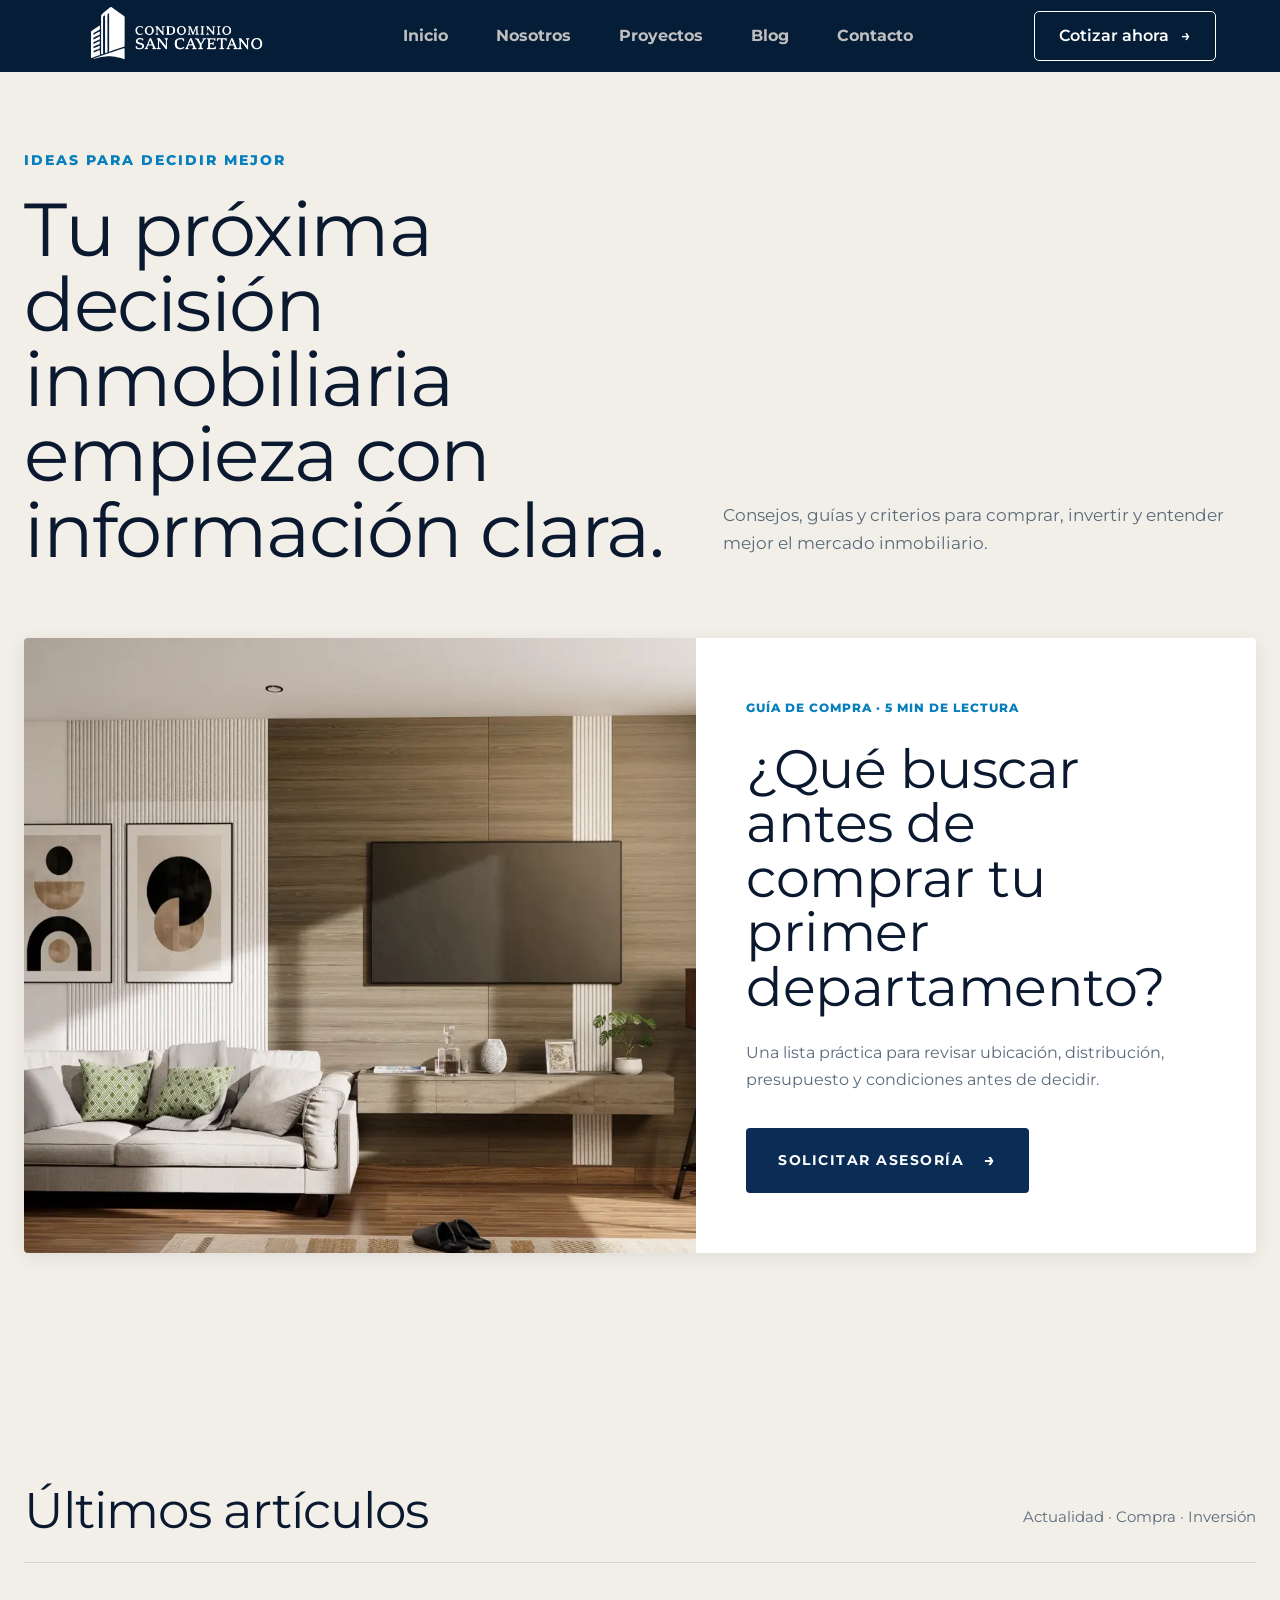
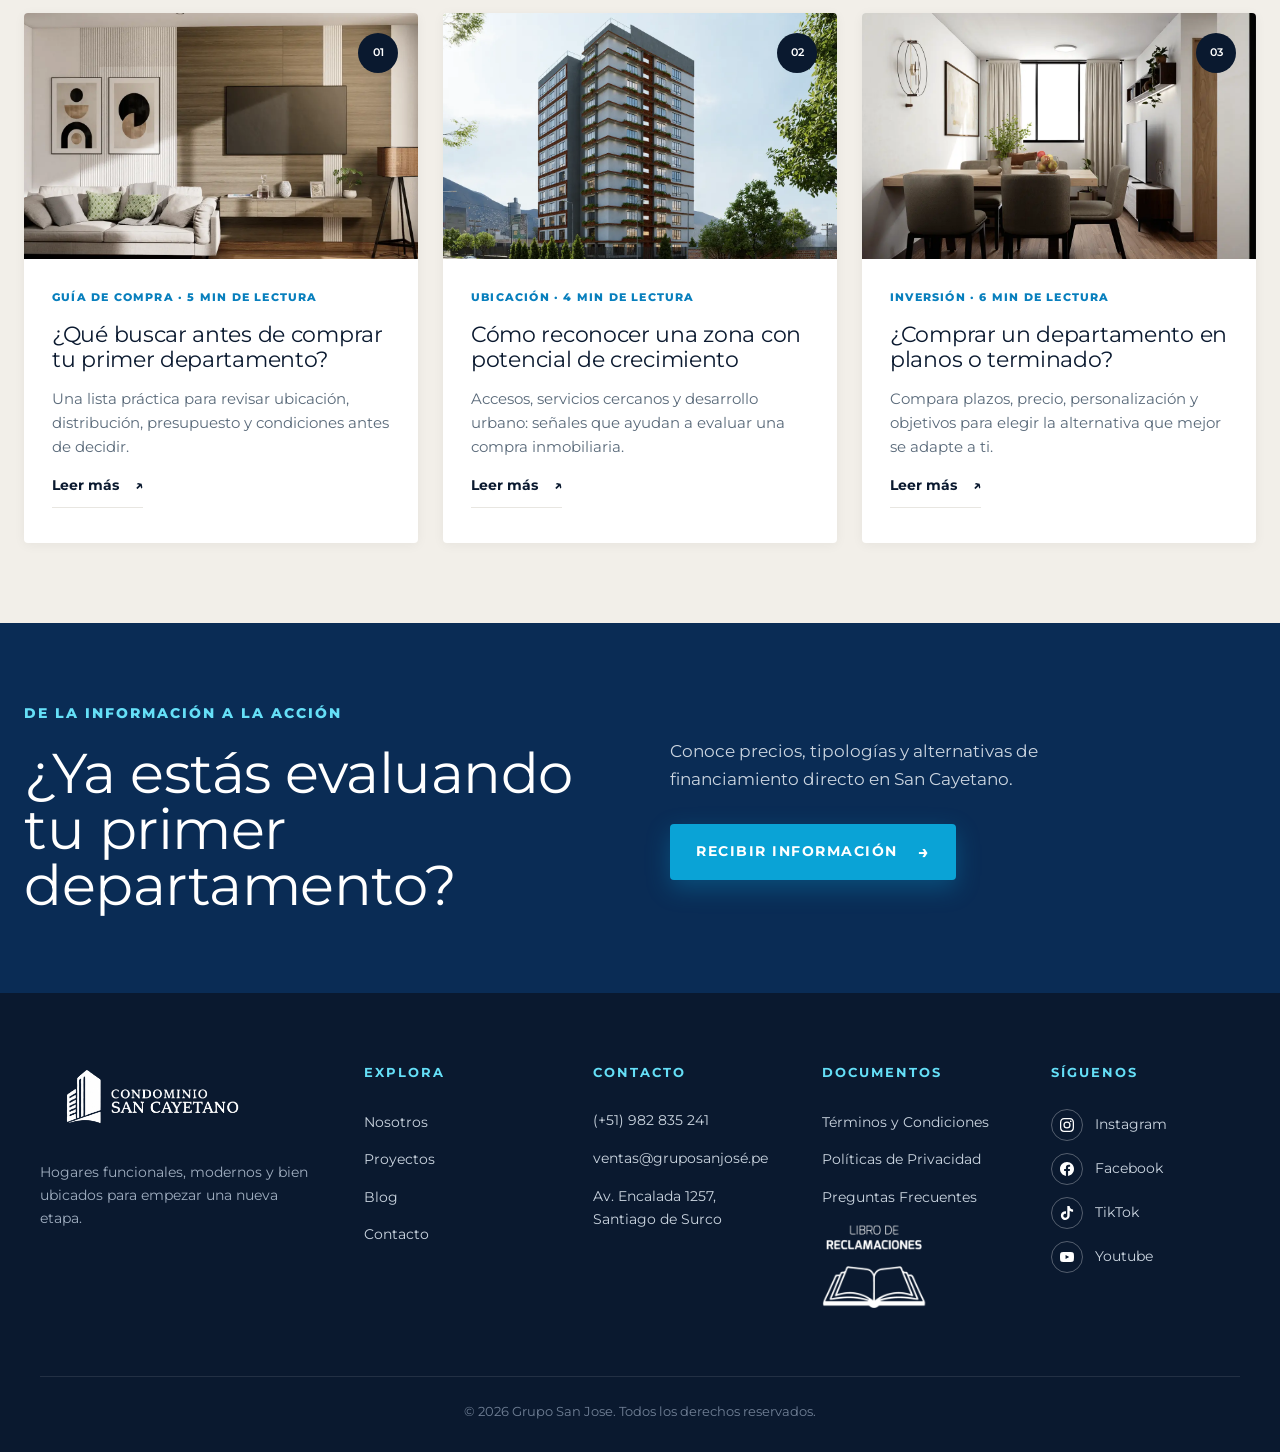
<file: blog.html>
<!DOCTYPE html>
<html lang="es">

<head>
    <meta charset="UTF-8">
    <meta name="viewport" content="width=device-width, initial-scale=1.0">
    <title>Blog -Condominio San Cayetano - Tu primer depa. Tu patrimonio.</title>
    <link rel="stylesheet" href="style.css" />
</head>

<body>
    <!-- Header -->
    <header>
        <a href="/index.html" class="logo" aria-label="Condominio San Cayetano Logo">
            <img class="brand-logo" src="image/logo-san-cayetano.png" alt="Condominio San Cayetano Logo">
        </a>
        <!-- Botón hamburguesa (nuevo) -->
        <button class="menu-toggle" aria-label="Abrir menú" aria-expanded="false">
            <span></span>
            <span></span>
            <span></span>
        </button>
        <nav class="nav-menu">
            <ul>
                <li><a href="/index.html">Inicio</a></li>
                <li><a href="/nosotros.html">Nosotros</a></li>
                <li><a href="/index.html">Proyectos</a></li>
                <li><a href="/blog.html">Blog</a></li>
                <li><a href="/contacto.html">Contacto</a></li>
            </ul>
            <button type="submit" class="btn-submit activeMobile">
                COTIZAR MI DEPA
                <span class="arrow" aria-hidden="true">→</span>
            </button>
        </nav>
        <a class="btn-cotizar" href="#form">
            Cotizar ahora
            <span class="arrow" aria-hidden="true">→</span>
        </a>
    </header>

    <!-- Hero Ideas Para decidir mejor -->
     <section class="section-blog-header">
        <div class="shell">
            <div class="blog-header-grid">
                <!-- Columna Izquierda -->
                <div class="blog-header-left">
                    <div class="etiqueta-blog">Ideas para decidir mejor</div>
                    <h2 class="titulo-blog">
                        Tu próxima decisión inmobiliaria empieza con información clara.
                    </h2>
                </div>
                <!-- Columna Derecha -->
                <div class="blog-header-right">
                    <p class="descripcion-blog">
                        Consejos, guías y criterios para comprar, invertir y entender mejor el mercado inmobiliario.
                    </p>
                </div>
            </div>

            <!-- Article Guia de compra -->
             <article class="blog-card">
                <!-- Imagen -->
                <div class="blog-card-imagen">
                    <img src="image/depa-1-dorm.webp" alt="Sala de estar moderna - Guía de compra de departamento">
                </div>
        
                <!-- Contenido -->
                <div class="blog-card-contenido">
                    <div class="blog-card-etiqueta">Guía de compra · 5 min de lectura</div>
                    <h2 class="blog-card-titulo">¿Qué buscar antes de comprar tu primer departamento?</h2>
                    <p class="blog-card-descripcion">
                        Una lista práctica para revisar ubicación, distribución, presupuesto y condiciones antes de decidir.
                    </p>
                    <a href="#asesoria" class="btn-asesoria">
                        Solicitar asesoría
                        <span class="arrow">→</span>
                    </a>
                </div>
            </article>
        </div>
    </section>

    <!-- Section Ultimos articulos -->
     <section class="section-articulos">
        <div class="shell">
            <!-- Header -->
            <div class="articulos-header">
                <h2 class="titulo-articulos">Últimos artículos</h2>
                <div class="categorias">Actualidad · Compra · Inversión</div>
            </div>
            <!-- Línea separadora -->
            <div class="articulos-divider"></div>
            <!-- Grid de artículos -->
            <div class="articulos-grid">
                <!-- Artículo 01 -->
                <article class="articulo-card">
                    <div class="articulo-imagen">
                        <img src="image/editorial/blog-primer-depa.webp" alt="Sala de estar moderna">
                        <div class="articulo-badge">01</div>
                    </div>
                    <div class="articulo-contenido">
                        <div class="articulo-etiqueta">Guía de compra · 5 min de lectura</div>
                        <h3 class="articulo-titulo">¿Qué buscar antes de comprar tu primer departamento?</h3>
                        <p class="articulo-descripcion">
                            Una lista práctica para revisar ubicación, distribución, presupuesto y condiciones antes de decidir.
                        </p>
                        <a href="/blog_single.html" class="articulo-link">
                            Leer más
                            <span class="arrow">↗</span>
                        </a>
                    </div>
                </article>
    
                <!-- Artículo 02 -->
                <article class="articulo-card">
                    <div class="articulo-imagen">
                        <img src="image/editorial/blog-ubicacion.webp" alt="Edificio moderno">
                        <div class="articulo-badge">02</div>
                    </div>
                    <div class="articulo-contenido">
                        <div class="articulo-etiqueta">Ubicación · 4 min de lectura</div>
                        <h3 class="articulo-titulo">Cómo reconocer una zona con potencial de crecimiento</h3>
                        <p class="articulo-descripcion">
                            Accesos, servicios cercanos y desarrollo urbano: señales que ayudan a evaluar una compra inmobiliaria.
                        </p>
                        <a href="#asesor" class="articulo-link">
                            Leer más
                             <span class="arrow">↗</span>
                        </a>
                    </div>
                </article>
    
                <!-- Artículo 03 -->
                <article class="articulo-card">
                    <div class="articulo-imagen">
                        <img src="image/editorial/blog-planos.webp" alt="Interior de departamento">
                        <div class="articulo-badge">03</div>
                    </div>
                    <div class="articulo-contenido">
                        <div class="articulo-etiqueta">Inversión · 6 min de lectura</div>
                        <h3 class="articulo-titulo">¿Comprar un departamento en planos o terminado?</h3>
                        <p class="articulo-descripcion">
                            Compara plazos, precio, personalización y objetivos para elegir la alternativa que mejor se adapte a ti.
                        </p>
                        <a href="#asesor" class="articulo-link">
                            Leer más
                            <span class="arrow">↗</span>
                        </a>
                    </div>
                </article>
            </div>
        </div>
        
    </section>

    <!-- Section Información a la acción -->
     <section class="section-cta-info">
        <div class="shell cta-info-container">
            <!-- Columna Izquierda -->
            <div class="cta-info-left">
                <div class="etiqueta-accion">De la información a la acción</div>
                <h2 class="titulo-cta">¿Ya estás evaluando tu primer departamento?</h2>
            </div>
            <!-- Columna Derecha -->
            <div class="cta-info-right">
                <p class="descripcion-cta">
                    Conoce precios, tipologías y alternativas de financiamiento directo en San Cayetano.
                </p>
                <a href="#cotizar" class="btn-recibir">
                    Recibir información
                    <span class="arrow">→</span>
                </a>
            </div>
        </div>
    </section>

    <!-- Footer -->
    <footer class="footer">
        <div class="footer-container">
            <div class="footer-grid">
                <!-- Columna 1: Logo y descripción -->
                <div class="footer-brand">
                    <a href="#inicio" class="logo" aria-label="Condominio San Cayetano Logo">
                        <img class="brand-logo" src="image/logo-san-cayetano.png" alt="Condominio San Cayetano Logo">
                    </a>
                    <p class="footer-description">
                        Hogares funcionales, modernos y bien ubicados para empezar una nueva etapa.
                    </p>
                </div>

                <!-- Columna 2: Explora -->
                <div class="footer-col">
                    <h4 class="footer-col-title">Explora</h4>
                    <ul>
                        <li><a href="#quienes-somos">Nosotros</a></li>
                        <li><a href="#proyecto">Proyectos</a></li>
                        <li><a href="#blog">Blog</a></li>
                        <li><a href="#contacto">Contacto</a></li>
                    </ul>
                </div>

                <!-- Columna 3: Contacto -->
                <div class="footer-col">
                    <h4 class="footer-col-title">Contacto</h4>
                    <p>(+51) 982 835 241</p>
                    <p><a href="mailto:ventas@gruposanjosé.pe"
                            style="color: #cbd5e0; text-decoration: none;">ventas@gruposanjosé.pe</a></p>
                    <p>Av. Encalada 1257, Santiago de Surco</p>
                </div>


                <!-- Columna 4: Documentos -->
                <div class="footer-col">
                    <h4 class="footer-col-title">Documentos</h4>
                    <ul class="documentos-list">
                        <li><a href="#terminos">Términos y Condiciones</a></li>
                        <li><a href="#privacidad">Políticas de Privacidad</a></li>
                        <li><a href="#faq">Preguntas Frecuentes</a></li>
                    </ul>

                    <a href="https://condominiosancayetano.com.pe/libro-de-reclamaciones/" target="_blank" class="libro-reclamaciones">
                        <img src="image/libro-de-reclamos.png" alt="Libro de reclamaciones">
                    </a>
                </div>


                <!-- Columna 5: Síguenos -->
                <div class="footer-col">
                    <h4 class="footer-col-title">Síguenos</h4>
                    <ul class="social-list">
                        <li class="social-item">
                            <div class="social-icon">
                                <svg viewBox="0 0 24 24" xmlns="http://www.w3.org/2000/svg">
                                    <path
                                        d="M12 2.163c3.204 0 3.584.012 4.85.07 3.252.148 4.771 1.691 4.919 4.919.058 1.265.069 1.645.069 4.849 0 3.205-.012 3.584-.069 4.849-.149 3.225-1.664 4.771-4.919 4.919-1.266.058-1.644.07-4.85.07-3.204 0-3.584-.012-4.849-.07-3.26-.149-4.771-1.699-4.919-4.92-.058-1.265-.07-1.644-.07-4.849 0-3.204.013-3.583.07-4.849.149-3.227 1.664-4.771 4.919-4.919 1.266-.057 1.645-.069 4.849-.069zM12 0C8.741 0 8.333.014 7.053.072 2.695.272.273 2.69.073 7.052.014 8.333 0 8.741 0 12c0 3.259.014 3.668.072 4.948.2 4.358 2.618 6.78 6.98 6.98C8.333 23.986 8.741 24 12 24c3.259 0 3.668-.014 4.948-.072 4.354-.2 6.782-2.618 6.979-6.98.059-1.28.073-1.689.073-4.948 0-3.259-.014-3.667-.072-4.947-.196-4.354-2.617-6.78-6.979-6.98C15.668.014 15.259 0 12 0zm0 5.838a6.162 6.162 0 100 12.324 6.162 6.162 0 000-12.324zM12 16a4 4 0 110-8 4 4 0 010 8zm6.406-11.845a1.44 1.44 0 100 2.881 1.44 1.44 0 000-2.881z" />
                                </svg>
                            </div>
                            <a href="#">Instagram</a>
                        </li>
                        <li class="social-item">
                            <div class="social-icon">
                                <svg viewBox="0 0 24 24" xmlns="http://www.w3.org/2000/svg">
                                    <path
                                        d="M24 12.073c0-6.627-5.373-12-12-12s-12 5.373-12 12c0 5.99 4.388 10.954 10.125 11.854v-8.385H7.078v-3.47h3.047V9.43c0-3.007 1.792-4.669 4.533-4.669 1.312 0 2.686.235 2.686.235v2.953H15.83c-1.491 0-1.956.925-1.956 1.874v2.25h3.328l-.532 3.47h-2.796v8.385C19.612 23.027 24 18.062 24 12.073z" />
                                </svg>
                            </div>
                            <a href="#">Facebook</a>
                        </li>
                        <li class="social-item">
                            <div class="social-icon">
                                <svg viewBox="0 0 24 24" xmlns="http://www.w3.org/2000/svg">
                                    <path
                                        d="M12.525.02c1.31-.02 2.61-.01 3.91-.02.08 1.53.63 3.09 1.75 4.17 1.12 1.11 2.7 1.62 4.24 1.79v4.03c-1.44-.05-2.89-.35-4.2-.97-.57-.26-1.1-.59-1.62-.93-.01 2.92.01 5.84-.02 8.75-.08 1.4-.54 2.79-1.35 3.94-1.31 1.92-3.58 3.17-5.91 3.21-1.43.08-2.86-.31-4.08-1.03-2.02-1.19-3.44-3.37-3.65-5.71-.02-.5-.03-1-.01-1.49.18-1.9 1.12-3.72 2.58-4.96 1.66-1.44 3.98-2.13 6.15-1.72.02 1.48-.04 2.96-.04 4.44-.99-.32-2.15-.23-3.02.37-.63.41-1.11 1.04-1.36 1.75-.21.51-.15 1.07-.14 1.61.24 1.64 1.82 3.02 3.5 2.87 1.12-.01 2.19-.66 2.77-1.61.19-.33.4-.67.41-1.06.1-1.79.06-3.57.07-5.36.01-4.03-.01-8.05.02-12.07z" />
                                </svg>
                            </div>
                            <a href="#">TikTok</a>
                        </li>
                        <li class="social-item">
                            <div class="social-icon">
                                <svg viewBox="0 0 24 24" xmlns="http://www.w3.org/2000/svg">
                                    <path fill="currentColor"
                                        d="M23.498 6.186a3.016 3.016 0 0 0-2.122-2.136C19.505 3.545 12 3.545 12 3.545s-7.505 0-9.377.505A3.017 3.017 0 0 0 .502 6.186C0 8.07 0 12 0 12s0 3.93.502 5.814a3.016 3.016 0 0 0 2.122 2.136c1.871.505 9.376.505 9.376.505s7.505 0 9.377-.505a3.015 3.015 0 0 0 2.122-2.136C24 15.93 24 12 24 12s0-3.93-.502-5.814zM9.545 15.568V8.432L15.818 12l-6.273 3.568z" />
                                </svg>
                            </div>
                            <a href="#">Youtube</a>
                        </li>
                    </ul>
                </div>
            </div>

            <!-- Footer inferior -->
            <div class="footer-bottom">
                <p>© 2026 Grupo San Jose. Todos los derechos reservados.</p>
            </div>
        </div>
    </footer>

    <a class="mobile-cta">
        Cotiza tu depa desde US$30,000
        <span>→</span>
    </a>


    <script src="main.js"></script>
</body>

</html>
</file>
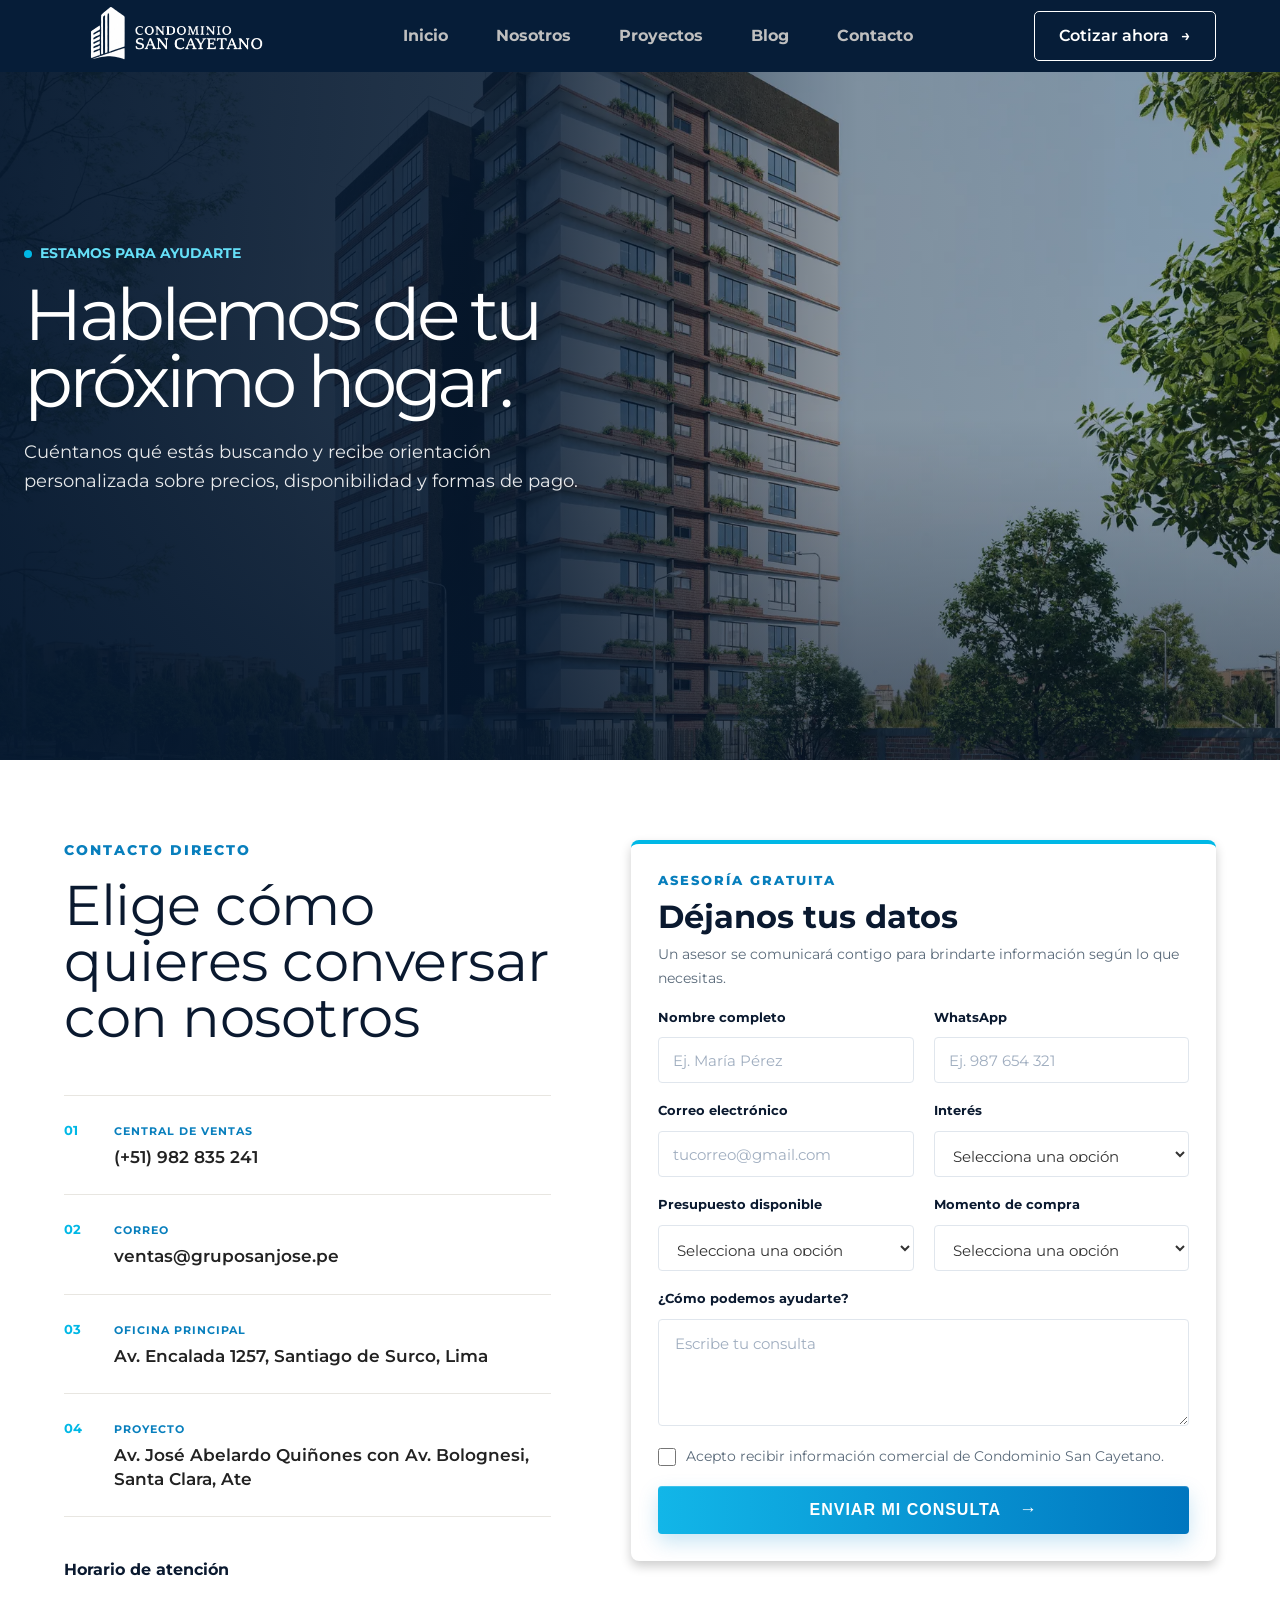
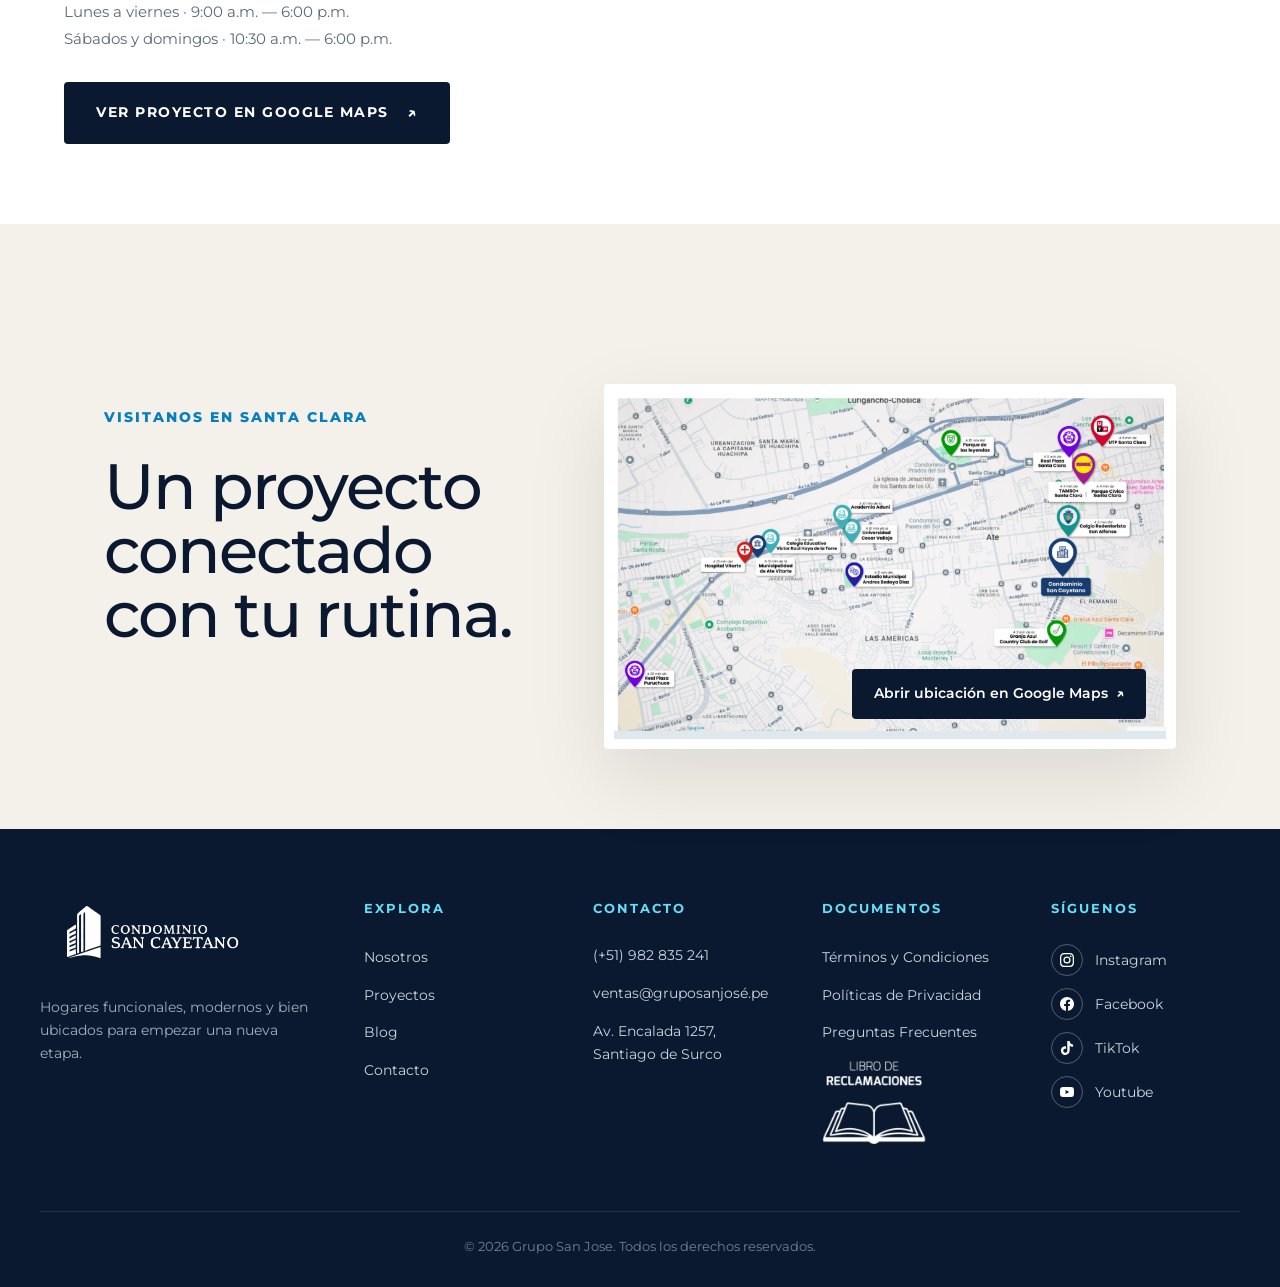
<file: contacto.html>
<!DOCTYPE html>
<html lang="es">

<head>
    <meta charset="UTF-8">
    <meta name="viewport" content="width=device-width, initial-scale=1.0">
    <title>Contacto - Condominio San Cayetano - Tu primer depa. Tu patrimonio.</title>
    <link rel="stylesheet" href="style.css" />
</head>

<body>
    <!-- Header -->
    <header>
        <a href="/index.html" class="logo" aria-label="Condominio San Cayetano Logo">
            <img class="brand-logo" src="image/logo-san-cayetano.png" alt="Condominio San Cayetano Logo">
        </a>
        <!-- Botón hamburguesa (nuevo) -->
        <button class="menu-toggle" aria-label="Abrir menú" aria-expanded="false">
            <span></span>
            <span></span>
            <span></span>
        </button>
        <nav class="nav-menu">
            <ul>
                <li><a href="/index.html">Inicio</a></li>
                <li><a href="/nosotros.html">Nosotros</a></li>
                <li><a href="/index.html">Proyectos</a></li>
                <li><a href="/blog.html">Blog</a></li>
                <li><a href="/contacto.html">Contacto</a></li>
            </ul>
            <button type="submit" class="btn-submit activeMobile">
                COTIZAR MI DEPA
                <span class="arrow" aria-hidden="true">→</span>
            </button>
        </nav>
        <a class="btn-cotizar" href="#form">
            Cotizar ahora
            <span class="arrow" aria-hidden="true">→</span>
        </a>
    </header>

    <!-- Hero Section -->
    <section class="hero">
        <img class="hero-background" src="image/hero-torre.webp" alt="Hero Image" />
        <div class="hero-shade"></div>
        <div class="hero-content shell">
            <div class="hero-text">
                <div class="preventa-tag">ESTAMOS PARA AYUDARTE</div>
                <h1>Hablemos de tu próximo hogar.</h1>
                <p class="hero-subtitle">Cuéntanos qué estás buscando y recibe orientación personalizada sobre precios,
                    disponibilidad y formas de pago.</p>
            </div>
        </div>
    </section>

    <!-- Feature Contacto Directo -->
    <section class="section-contacto">
        <div class="shell contacto-container">
            <!-- Columna Izquierda - Información de Contacto -->
            <div class="contacto-info">
                <div class="contacto-info-header">
                    <div class="etiqueta-contact">Contacto directo</div>
                    <h2>Elige cómo quieres conversar con nosotros</h2>
                </div>

                <div class="contacto-lista">
                    <div class="contacto-item">
                        <div class="contacto-numero">01</div>
                        <div class="contacto-dato">
                            <div class="contacto-tipo">Central de ventas</div>
                            <div class="contacto-valor-paragraph">(+51) 982 835 241</div>
                        </div>
                    </div>

                    <div class="contacto-item">
                        <div class="contacto-numero">02</div>
                        <div class="contacto-dato">
                            <div class="contacto-tipo">Correo</div>
                            <div class="contacto-valor-paragraph">ventas@gruposanjose.pe</div>
                        </div>
                    </div>

                    <div class="contacto-item">
                        <div class="contacto-numero">03</div>
                        <div class="contacto-dato">
                            <div class="contacto-tipo">Oficina principal</div>
                            <div class="contacto-valor-paragraph">Av. Encalada 1257, Santiago de Surco, Lima</div>
                        </div>
                    </div>

                    <div class="contacto-item">
                        <div class="contacto-numero">04</div>
                        <div class="contacto-dato">
                            <div class="contacto-tipo">Proyecto</div>
                            <div class="contacto-valor-paragraph">Av. José Abelardo Quiñones con Av. Bolognesi, Santa Clara, Ate
                            </div>
                        </div>
                    </div>
                </div>

                <div class="horario-atencion">
                    <h3>Horario de atención</h3>
                    <p>Lunes a viernes · 9:00 a.m. — 6:00 p.m.</p>
                    <p>Sábados y domingos · 10:30 a.m. — 6:00 p.m.</p>
                </div>

                <a href="https://maps.google.com" target="_blank" class="btn-maps">
                    Ver proyecto en Google Maps
                    <span class="arrow">↗</span>
                </a>
            </div>

            <!-- Columna Derecha - Formulario -->
            <div class="form-card">
                <div class="form-header">
                    <div class="form-tag">Asesoría gratuita</div>
                    <h2>Déjanos tus datos</h2>
                    <p>Un asesor se comunicará contigo para brindarte información según lo que necesitas.</p>
                </div>
                <form>
                    <div class="form-row">
                        <div class="form-group">
                            <label>Nombre completo</label>
                            <input type="text" placeholder="Ej. María Pérez" autocomplete="name" required>
                        </div>
                        <div class="form-group">
                            <label>WhatsApp</label>
                            <input type="tel" name="phone" placeholder="Ej. 987 654 321" autocomplete="tel" required
                                minlength="9" maxlength="9" pattern="[0-9]{9}">
                        </div>
                    </div>

                    <div class="form-row">
                        <div class="form-group">
                            <label>Correo electrónico</label>
                            <input type="email" placeholder="tucorreo@gmail.com" autocomplete="email" required>
                        </div>
                        <div class="form-group">
                            <label>Interés</label>
                            <select required>
                                <option value="">Selecciona una opción</option>
                                <option value="1-dorm">1 dormitorio</option>
                                <option value="2-dorm">2 dormitorios</option>
                                <option value="3-dorm">3 dormitorios</option>
                                <option value="inversion">Inversión</option>
                            </select>
                        </div>
                    </div>

                    <div class="form-row">
                        <div class="form-group">
                            <label>Presupuesto disponible</label>
                            <select required>
                                <option value="">Selecciona una opción</option>
                                <option value="15-20">US$15,000 - US$20,000</option>
                                <option value="20-30">US$20,000 - US$30,000</option>
                                <option value="30+">Más de US$30,000</option>
                            </select>
                        </div>
                        <div class="form-group">
                            <label>Momento de compra</label>
                            <select required>
                                <option value="">Selecciona una opción</option>
                                <option value="inmediato">Inmediatamente</option>
                                <option value="1-3meses">En 1-3 meses</option>
                                <option value="6meses">En 6 meses</option>
                                <option value="1año">En 1 año</option>
                            </select>
                        </div>
                    </div>

                    <div class="form-group full-width">
                        <label>¿Cómo podemos ayudarte?</label>
                        <textarea rows="4" placeholder="Escribe tu consulta"></textarea>
                    </div>

                    <div class="checkbox-group">
                        <input type="checkbox" id="terminos" required>
                        <label for="terminos">Acepto recibir información comercial de Condominio San Cayetano.</label>
                    </div>

                    <button type="submit" class="btn-submit">
                        Enviar mi consulta
                        <span class="arrow" aria-hidden="true">→</span>
                    </button>
                </form>
            </div>

        </div>
    </section>

    <!-- Features Cerca de los que necesitas -->
    <section class="section-ubicacion">
        <div class="shell ubicacion-grid">
            <!-- Columna Izquierda -->
            <div class="col-izquierda">
                <div class="etiqueta">Visitanos en Santa Clara</div>
                <h2 class="titulo-visitanos">Un proyecto conectado con tu rutina.</h2>
            </div>

            <!-- Columna Derecha -->
            <div class="col-derecha">
                <!-- Mapa -->
                <a class="location-map" href="https://maps.app.goo.gl/3a8guvAiqiAYmx1B7" target="_blank"
                    rel="noreferrer" aria-label="Ver ubicación en Google Maps">
                    <img src="image/mapa-referencias-san-cayetano.png" alt="Mapa de ubicación del proyecto">
                    <span class="btn-maps-overlay">
                        Abrir ubicación en Google Maps
                        <b aria-hidden="true">↗</b>
                    </span>
                </a>
            </div>

        </div>
    </section>

    <!-- Footer -->
    <footer class="footer">
        <div class="footer-container">
            <div class="footer-grid">
                <!-- Columna 1: Logo y descripción -->
                <div class="footer-brand">
                    <a href="#inicio" class="logo" aria-label="Condominio San Cayetano Logo">
                        <img class="brand-logo" src="image/logo-san-cayetano.png" alt="Condominio San Cayetano Logo">
                    </a>
                    <p class="footer-description">
                        Hogares funcionales, modernos y bien ubicados para empezar una nueva etapa.
                    </p>
                </div>

                <!-- Columna 2: Explora -->
                <div class="footer-col">
                    <h4 class="footer-col-title">Explora</h4>
                    <ul>
                        <li><a href="#quienes-somos">Nosotros</a></li>
                        <li><a href="#proyecto">Proyectos</a></li>
                        <li><a href="#blog">Blog</a></li>
                        <li><a href="#contacto">Contacto</a></li>
                    </ul>
                </div>

                <!-- Columna 3: Contacto -->
                <div class="footer-col">
                    <h4 class="footer-col-title">Contacto</h4>
                    <p>(+51) 982 835 241</p>
                    <p><a href="mailto:ventas@gruposanjosé.pe"
                            style="color: #cbd5e0; text-decoration: none;">ventas@gruposanjosé.pe</a></p>
                    <p>Av. Encalada 1257, Santiago de Surco</p>
                </div>

                <!-- Columna 4: Documentos -->
                <div class="footer-col">
                    <h4 class="footer-col-title">Documentos</h4>
                    <ul class="documentos-list">
                        <li><a href="#terminos">Términos y Condiciones</a></li>
                        <li><a href="#privacidad">Políticas de Privacidad</a></li>
                        <li><a href="#faq">Preguntas Frecuentes</a></li>
                    </ul>

                    <a href="https://condominiosancayetano.com.pe/libro-de-reclamaciones/" target="_blank" class="libro-reclamaciones">
                        <img src="image/libro-de-reclamos.png" alt="Libro de reclamaciones">
                    </a>
                </div>

                <!-- Columna 5: Síguenos -->
                <div class="footer-col">
                    <h4 class="footer-col-title">Síguenos</h4>
                    <ul class="social-list">
                        <li class="social-item">
                            <div class="social-icon">
                                <svg viewBox="0 0 24 24" xmlns="http://www.w3.org/2000/svg">
                                    <path
                                        d="M12 2.163c3.204 0 3.584.012 4.85.07 3.252.148 4.771 1.691 4.919 4.919.058 1.265.069 1.645.069 4.849 0 3.205-.012 3.584-.069 4.849-.149 3.225-1.664 4.771-4.919 4.919-1.266.058-1.644.07-4.85.07-3.204 0-3.584-.012-4.849-.07-3.26-.149-4.771-1.699-4.919-4.92-.058-1.265-.07-1.644-.07-4.849 0-3.204.013-3.583.07-4.849.149-3.227 1.664-4.771 4.919-4.919 1.266-.057 1.645-.069 4.849-.069zM12 0C8.741 0 8.333.014 7.053.072 2.695.272.273 2.69.073 7.052.014 8.333 0 8.741 0 12c0 3.259.014 3.668.072 4.948.2 4.358 2.618 6.78 6.98 6.98C8.333 23.986 8.741 24 12 24c3.259 0 3.668-.014 4.948-.072 4.354-.2 6.782-2.618 6.979-6.98.059-1.28.073-1.689.073-4.948 0-3.259-.014-3.667-.072-4.947-.196-4.354-2.617-6.78-6.979-6.98C15.668.014 15.259 0 12 0zm0 5.838a6.162 6.162 0 100 12.324 6.162 6.162 0 000-12.324zM12 16a4 4 0 110-8 4 4 0 010 8zm6.406-11.845a1.44 1.44 0 100 2.881 1.44 1.44 0 000-2.881z" />
                                </svg>
                            </div>
                            <a href="#">Instagram</a>
                        </li>
                        <li class="social-item">
                            <div class="social-icon">
                                <svg viewBox="0 0 24 24" xmlns="http://www.w3.org/2000/svg">
                                    <path
                                        d="M24 12.073c0-6.627-5.373-12-12-12s-12 5.373-12 12c0 5.99 4.388 10.954 10.125 11.854v-8.385H7.078v-3.47h3.047V9.43c0-3.007 1.792-4.669 4.533-4.669 1.312 0 2.686.235 2.686.235v2.953H15.83c-1.491 0-1.956.925-1.956 1.874v2.25h3.328l-.532 3.47h-2.796v8.385C19.612 23.027 24 18.062 24 12.073z" />
                                </svg>
                            </div>
                            <a href="#">Facebook</a>
                        </li>
                        <li class="social-item">
                            <div class="social-icon">
                                <svg viewBox="0 0 24 24" xmlns="http://www.w3.org/2000/svg">
                                    <path
                                        d="M12.525.02c1.31-.02 2.61-.01 3.91-.02.08 1.53.63 3.09 1.75 4.17 1.12 1.11 2.7 1.62 4.24 1.79v4.03c-1.44-.05-2.89-.35-4.2-.97-.57-.26-1.1-.59-1.62-.93-.01 2.92.01 5.84-.02 8.75-.08 1.4-.54 2.79-1.35 3.94-1.31 1.92-3.58 3.17-5.91 3.21-1.43.08-2.86-.31-4.08-1.03-2.02-1.19-3.44-3.37-3.65-5.71-.02-.5-.03-1-.01-1.49.18-1.9 1.12-3.72 2.58-4.96 1.66-1.44 3.98-2.13 6.15-1.72.02 1.48-.04 2.96-.04 4.44-.99-.32-2.15-.23-3.02.37-.63.41-1.11 1.04-1.36 1.75-.21.51-.15 1.07-.14 1.61.24 1.64 1.82 3.02 3.5 2.87 1.12-.01 2.19-.66 2.77-1.61.19-.33.4-.67.41-1.06.1-1.79.06-3.57.07-5.36.01-4.03-.01-8.05.02-12.07z" />
                                </svg>
                            </div>
                            <a href="#">TikTok</a>
                        </li>
                        <li class="social-item">
                            <div class="social-icon">
                                <svg viewBox="0 0 24 24" xmlns="http://www.w3.org/2000/svg">
                                    <path fill="currentColor"
                                        d="M23.498 6.186a3.016 3.016 0 0 0-2.122-2.136C19.505 3.545 12 3.545 12 3.545s-7.505 0-9.377.505A3.017 3.017 0 0 0 .502 6.186C0 8.07 0 12 0 12s0 3.93.502 5.814a3.016 3.016 0 0 0 2.122 2.136c1.871.505 9.376.505 9.376.505s7.505 0 9.377-.505a3.015 3.015 0 0 0 2.122-2.136C24 15.93 24 12 24 12s0-3.93-.502-5.814zM9.545 15.568V8.432L15.818 12l-6.273 3.568z" />
                                </svg>
                            </div>
                            <a href="#">Youtube</a>
                        </li>
                    </ul>
                </div>
            </div>

            <!-- Footer inferior -->
            <div class="footer-bottom">
                <p>© 2026 Grupo San Jose. Todos los derechos reservados.</p>
            </div>
        </div>
    </footer>

    <a class="mobile-cta">
        Cotiza tu depa desde US$30,000
        <span>→</span>
    </a>


    <script src="main.js"></script>
</body>

</html>
</file>
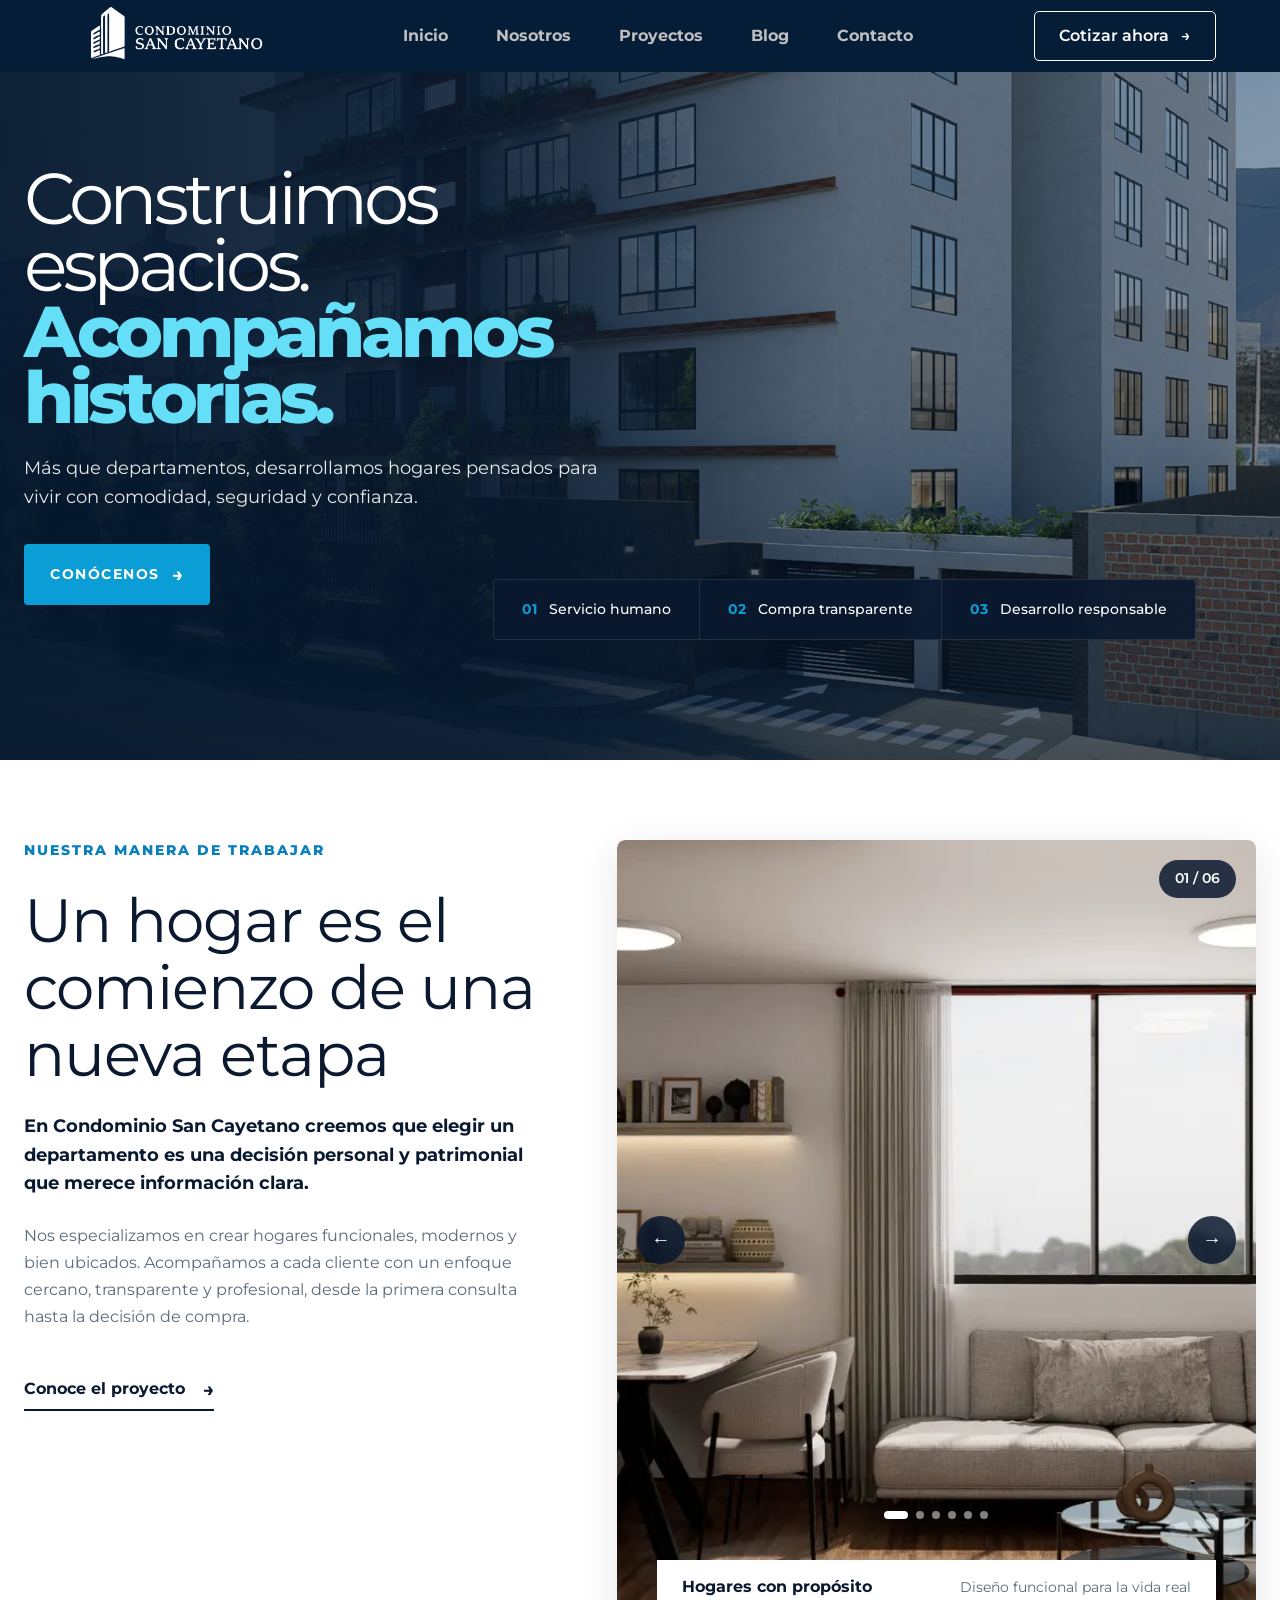
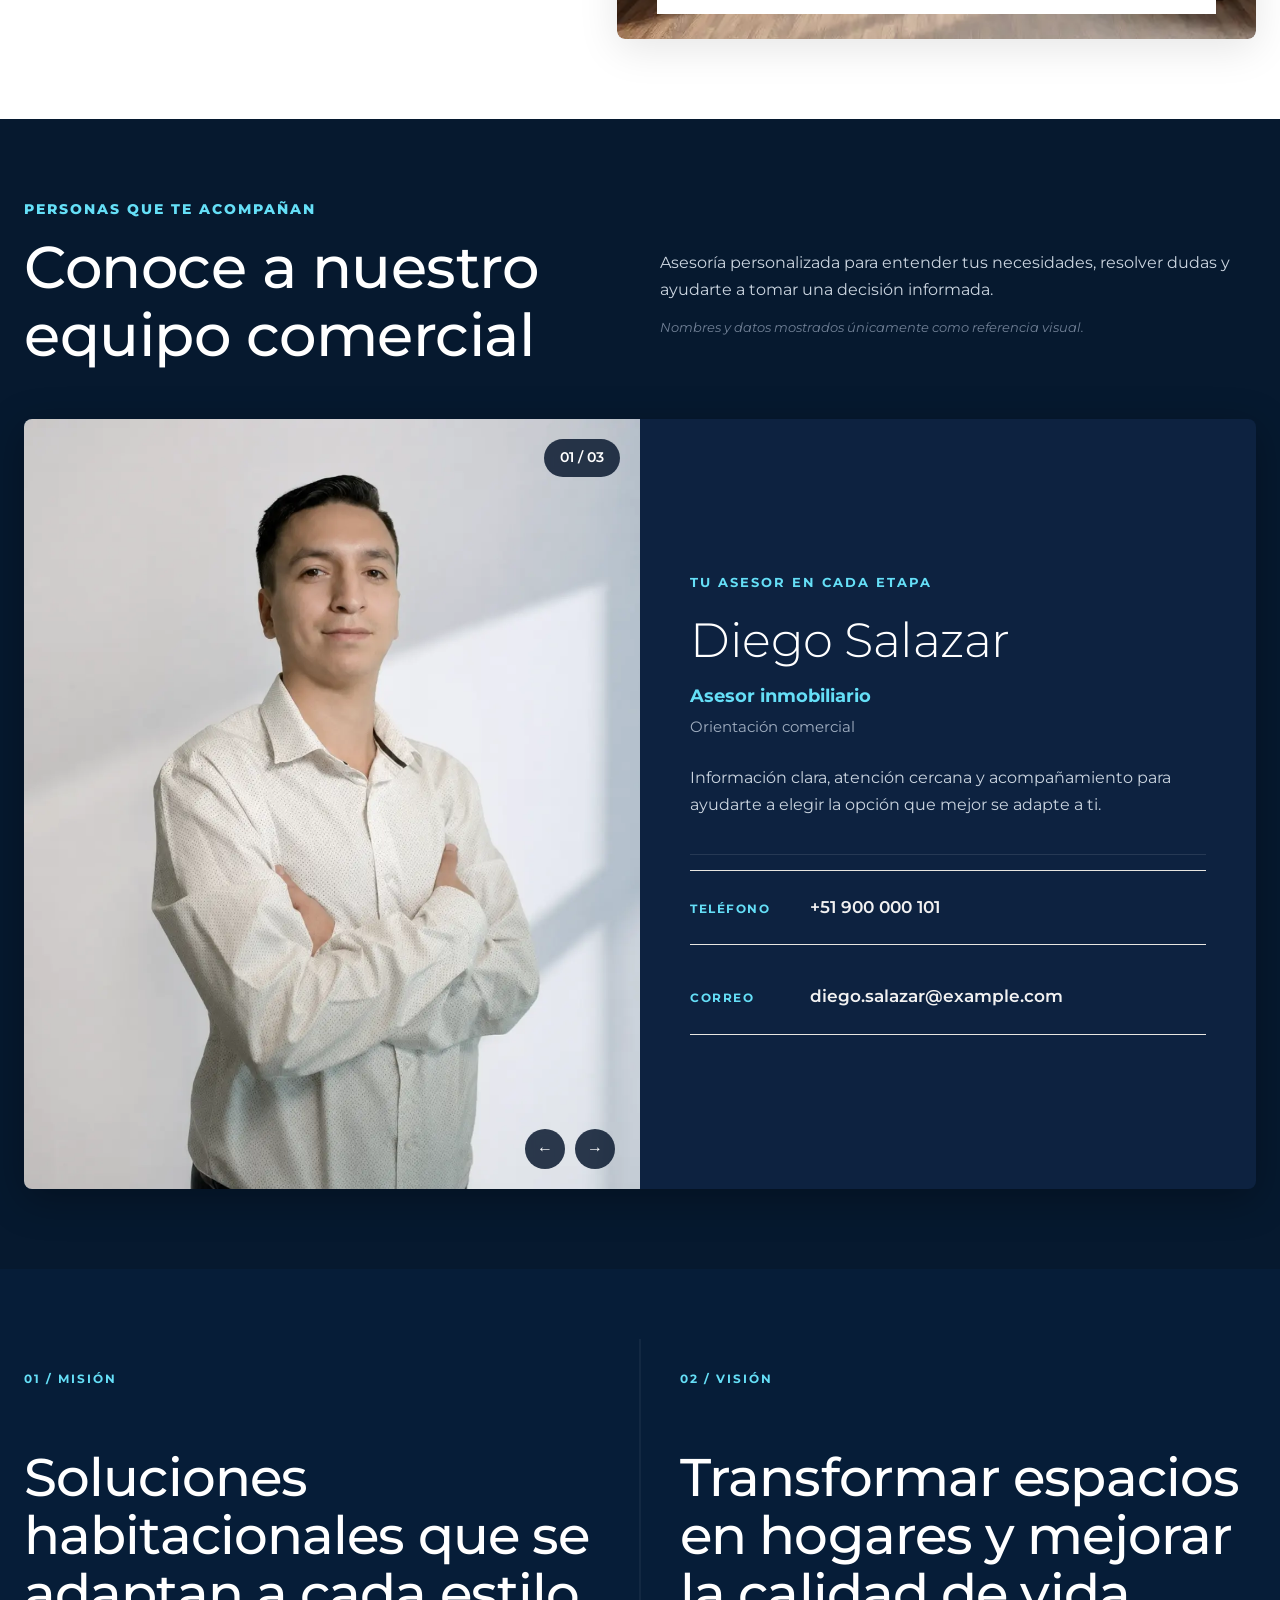
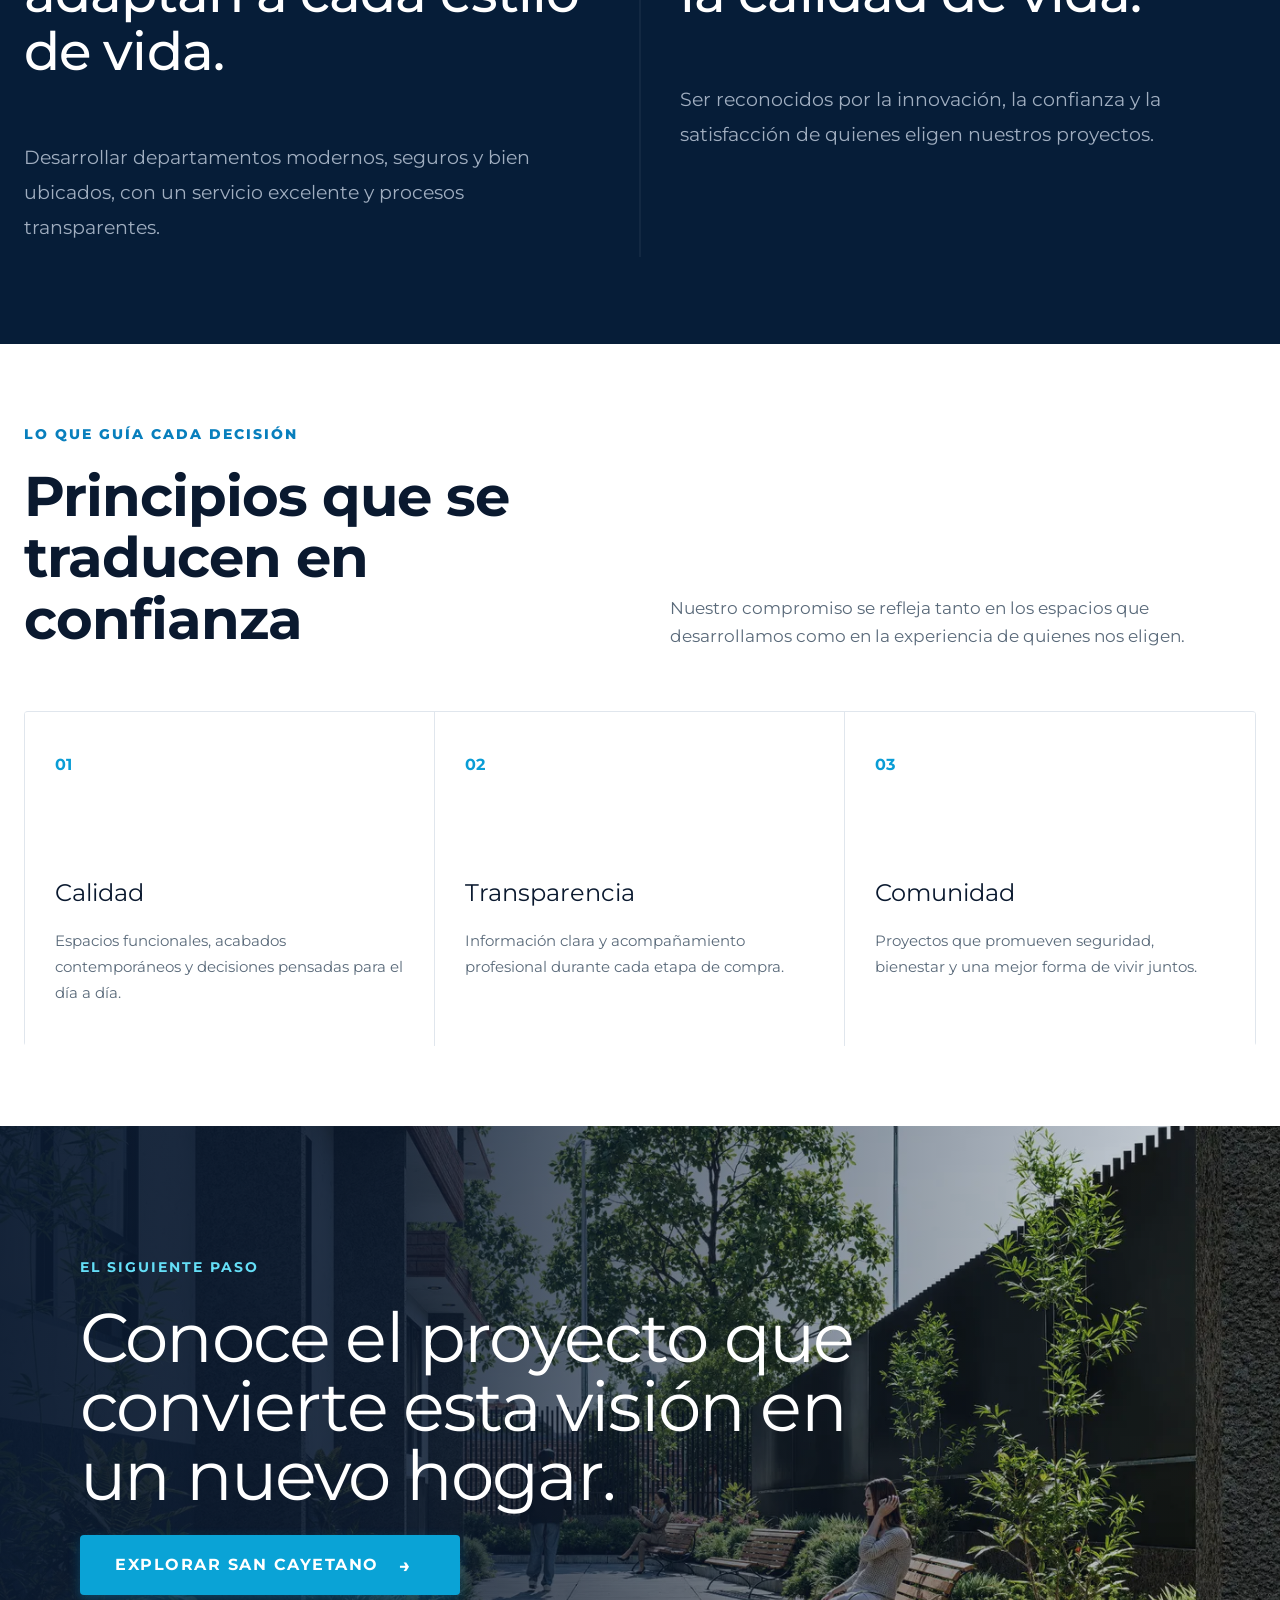
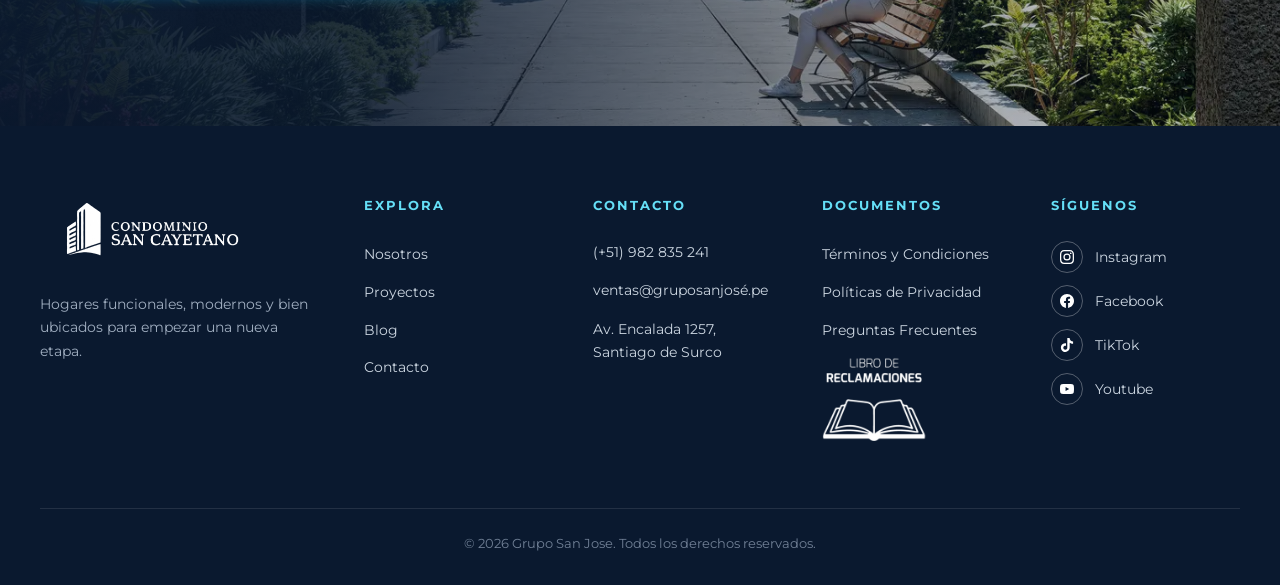
<file: nosotros.html>
<!DOCTYPE html>
<html lang="es">

<head>
    <meta charset="UTF-8">
    <meta name="viewport" content="width=device-width, initial-scale=1.0">
    <title>Nosotros -Condominio San Cayetano - Tu primer depa. Tu patrimonio.</title>
    <link rel="stylesheet" href="style.css" />
</head>

<body>
    <!-- Header -->
    <header>
        <a href="/index.html" class="logo" aria-label="Condominio San Cayetano Logo">
            <img class="brand-logo" src="image/logo-san-cayetano.png" alt="Condominio San Cayetano Logo">
        </a>
        <!-- Botón hamburguesa (nuevo) -->
        <button class="menu-toggle" aria-label="Abrir menú" aria-expanded="false">
            <span></span>
            <span></span>
            <span></span>
        </button>
        <nav class="nav-menu">
            <ul>
                <li><a href="/index.html">Inicio</a></li>
                <li><a href="/nosotros.html">Nosotros</a></li>
                <li><a href="/index.html">Proyectos</a></li>
                <li><a href="/blog.html">Blog</a></li>
                <li><a href="/contacto.html">Contacto</a></li>
            </ul>
            <button type="submit" class="btn-submit activeMobile">
                COTIZAR MI DEPA
                <span class="arrow" aria-hidden="true">→</span>
            </button>
        </nav>
        <a class="btn-cotizar" href="#form">
            Cotizar ahora
            <span class="arrow" aria-hidden="true">→</span>
        </a>
    </header>

    <!-- Hero Section -->
    <section class="hero">
        <img class="hero-background" src="image/editorial/about-hero.webp" alt="Hero Image" />
        <div class="hero-shade"></div>
        <div class="hero-content shell">
            <div class="hero-text">
                <h1>Construimos espacios.<br><span>Acompañamos historias.</span></h1>
                <p class="hero-subtitle">Más que departamentos, desarrollamos hogares pensados para vivir con comodidad,
                    seguridad y confianza.</p>
                <a href="#form" class="btn-conocenos">CONÓCENOS
                    <span aria-hidden="true">→</span>
                </a>
            </div>
            <!-- Barra inferior con valores -->
            <div class="hero-values">
                <div class="value-item">
                    <span class="value-number">01</span>
                    <span class="value-text">Servicio humano</span>
                </div>
                <div class="value-item">
                    <span class="value-number">02</span>
                    <span class="value-text">Compra transparente</span>
                </div>
                <div class="value-item">
                    <span class="value-number">03</span>
                    <span class="value-text">Desarrollo responsable</span>
                </div>
            </div>
        </div>
    </section>

    <!-- Feature Nuestra manera de trabajar -->
    <section class="section-nosotros">
        <div class="shell nosotros-grid">
            <!-- Columna Izquierda -->
            <div class="col-texto">
                <div class="etiqueta">Nuestra manera de trabajar</div>
                <h2 class="titulo-nosotros">Un hogar es el comienzo de una nueva etapa</h2>

                <p class="parrafo-destacado">
                    En Condominio San Cayetano creemos que elegir un departamento es una decisión personal y patrimonial
                    que merece información clara.
                </p>

                <p class="parrafo-secundario">
                    Nos especializamos en crear hogares funcionales, modernos y bien ubicados. Acompañamos a cada
                    cliente con un enfoque cercano, transparente y profesional, desde la primera consulta hasta la
                    decisión de compra.
                </p>

                <a href="#proyecto" class="btn-conoce">
                    Conoce el proyecto
                    <span class="arrow">→</span>
                </a>
            </div>

            <!-- Columna Derecha - Carrusel -->
            <div class="col-carrusel">
                <div class="carrusel-container" id="carrusel-proyectos">
                    <!-- Slides -->
                    <div class="carrusel-slide-proj active" data-titulo="Hogares con propósito"
                        data-subtitulo="Diseño funcional para la vida real">
                        <img src="image/depa-2-dorm.webp" alt="Sala de estar moderna">
                    </div>
                    <div class="carrusel-slide-proj" data-titulo="Espacios bien aprovechados"
                        data-subtitulo="Tipología de 1 dormitorio">
                        <img src="image/depa-1-dorm.webp" alt="Departamento moderno">
                    </div>
                    <div class="carrusel-slide-proj" data-titulo="Comodidad para compartir"
                        data-subtitulo="Tipología de 2 dormitorios">
                        <img src="image/depa-2-dorm.webp" alt="Interior de calidad">
                    </div>
                    <div class="carrusel-slide-proj" data-titulo="Más espacio para crecer"
                        data-subtitulo="Tipología de 3 dormitorios">
                        <img src="image/depa-3-dorm.webp" alt="Vista del departamento">
                    </div>
                    <div class="carrusel-slide-proj" data-titulo="Arquitectura contemporánea"
                        data-subtitulo="Exteriores del proyecto">
                        <img src="image/hero-torre.webp" alt="Cocina moderna">
                    </div>
                    <div class="carrusel-slide-proj" data-titulo="Un proyecto para vivir mejor"
                        data-subtitulo="Vista general del condominio">
                        <img src="image/vista-aerea.webp" alt="Dormitorio moderno">
                    </div>

                    <!-- Badge contador -->
                    <div class="carrusel-badge">
                        <span class="slide-actual-proj">01</span> / <span class="slide-total-proj">06</span>
                    </div>

                    <!-- Flechas -->
                    <button class="carrusel-arrow prev" data-carrusel="proyectos" aria-label="Anterior">←</button>
                    <button class="carrusel-arrow next" data-carrusel="proyectos" aria-label="Siguiente">→</button>

                    <!-- Dots -->
                    <div class="carrusel-dots dots-proyectos"></div>

                    <!-- Información inferior -->
                    <div class="carrusel-info">
                        <span class="carrusel-info-titulo info-titulo-proj">Hogares con propósito</span>
                        <span class="carrusel-info-subtitulo info-subtitulo-proj">Diseño funcional para la vida
                            real</span>
                    </div>
                </div>
            </div>
        </div>
    </section>

    <!-- Feature Conoce nuestro equipo comercial -->
    <section class="section-equipo">
        <div class="shell">
            <!-- Header -->
            <div class="equipo-header">
                <div>
                    <div class="etiqueta-people">Personas que te acompañan</div>
                    <h2 class="titulo-equipo">Conoce a nuestro equipo comercial</h2>
                </div>
                <div>
                    <p class="descripcion-equipo">
                        Asesoría personalizada para entender tus necesidades, resolver dudas y ayudarte a tomar una
                        decisión informada.
                    </p>
                    <p class="nota-referencia">Nombres y datos mostrados únicamente como referencia visual.</p>
                </div>
            </div>

            <!-- Carrusel -->
            <div class="carrusel-equipo" id="carrusel-equipo">
                <!-- Imagen -->
                <div class="carrusel-imagen">
                    <div class="carrusel-slide-eq active" data-nombre="Diego Salazar" data-cargo="Asesor inmobiliario"
                        data-subcargo="Orientación comercial"
                        data-descripcion="Información clara, atención cercana y acompañamiento para ayudarte a elegir la opción que mejor se adapte a ti."
                        data-telefono="+51 900 000 101" data-correo="diego.salazar@example.com">
                        <img src="/image/team/asesor-01.webp" alt="Diego Salazar - Asesor inmobiliario">
                    </div>

                    <div class="carrusel-slide-eq" data-nombre="Matías Romero" data-cargo="Asesor inmobiliario"
                        data-subcargo="Evaluación personalizada"
                        data-descripcion="Información clara, atención cercana y acompañamiento para ayudarte a elegir la opción que mejor se adapte a ti."
                        data-telefono="+51 900 000 102" data-correo="matias.romero@example.com">
                        <img src="/image/team/asesor-02.webp" alt="Matías Romero - Asesor inmobiliario">
                    </div>

                    <div class="carrusel-slide-eq" data-nombre="Valeria Mendoza" data-cargo="Asesora inmobiliaria"
                        data-subcargo="Acompañamiento de compra"
                        data-descripcion="Información clara, atención cercana y acompañamiento para ayudarte a elegir la opción que mejor se adapte a ti."
                        data-telefono="+51 900 000 103" data-correo="valeria.mendoza@example.com">
                        <img src="/image/team/asesora-03.webp" alt="Valeria Mendoza - Asesora inmobiliaria">
                    </div>

                    <!-- Badge -->
                    <div class="carrusel-badge">
                        <span class="slide-actual-eq">01</span> / <span class="slide-total-eq">03</span>
                    </div>

                    <!-- Flechas -->
                    <div class="carrusel-arrows">
                        <button class="carrusel-arrow prev" data-carrusel="equipo" aria-label="Anterior">←</button>
                        <button class="carrusel-arrow next" data-carrusel="equipo" aria-label="Siguiente">→</button>
                    </div>
                </div>

                <!-- Panel de información -->
                <div class="carrusel-info-panel">
                    <div class="info-etiqueta">Tu asesor en cada etapa</div>
                    <h3 class="info-nombre info-nombre-eq">Diego Salazar</h3>
                    <div class="info-cargo info-cargo-eq">Asesor inmobiliario</div>
                    <div class="info-subcargo info-subcargo-eq">Orientación comercial</div>
                    <p class="info-descripcion info-descripcion-eq">
                        Información clara, atención cercana y acompañamiento para ayudarte a elegir la opción que mejor
                        se adapte a ti.
                    </p>

                    <div class="info-contacto">
                        <div class="contacto-item">
                            <span class="contacto-label">Teléfono</span>
                            <span class="contacto-valor info-telefono-eq">+51 900 000 101</span>
                        </div>
                        <div class="contacto-item">
                            <span class="contacto-label">Correo</span>
                            <span class="contacto-valor info-correo-eq">diego.salazar@example.com</span>
                        </div>
                    </div>
                </div>

            </div>
        </div>
    </section>

    <!-- Feature Mision y Vision -->
    <section class="section-mision-vision">
        <div class="shell">
            <div class="mv-grid">
                <!-- Misión -->
                <div class="mv-item">
                    <div class="mv-label">01 / Misión</div>
                    <h2 class="mv-titulo">
                        Soluciones habitacionales que se adaptan a cada estilo de vida.
                    </h2>
                    <p class="mv-descripcion">
                        Desarrollar departamentos modernos, seguros y bien ubicados, con un servicio excelente y
                        procesos transparentes.
                    </p>
                </div>
                <!-- Visión -->
                <div class="mv-item">
                    <div class="mv-label">02 / Visión</div>
                    <h2 class="mv-titulo">
                        Transformar espacios en hogares y mejorar la calidad de vida.
                    </h2>
                    <p class="mv-descripcion">
                        Ser reconocidos por la innovación, la confianza y la satisfacción de quienes eligen nuestros
                        proyectos.
                    </p>
                </div>
            </div>
        </div>
    </section>

    <!-- Feature Guia de Decision -->
    <section class="section-principios">
        <div class="shell">
            <!-- Header -->
            <div class="principios-header">
                <div>
                    <div class="etiqueta-principios">Lo que guía cada decisión</div>
                    <h2 class="titulo-principios">Principios que se traducen en confianza</h2>
                </div>
                <p class="descripcion-principios">
                    Nuestro compromiso se refleja tanto en los espacios que desarrollamos como en la experiencia de quienes
                    nos eligen.
                </p>
            </div>
    
            <!-- Grid de Principios -->
            <div class="principios-grid">
                <div class="principio-item">
                    <div class="principio-numero">01</div>
                    <div>
                        <h3 class="principio-titulo">Calidad</h3>
                        <p class="principio-descripcion">
                            Espacios funcionales, acabados contemporáneos y decisiones pensadas para el día a día.
                        </p>
                    </div>
                </div>
    
                <div class="principio-item">
                    <div class="principio-numero">02</div>
                    <div>
                        <h3 class="principio-titulo">Transparencia</h3>
                        <p class="principio-descripcion">
                            Información clara y acompañamiento profesional durante cada etapa de compra.
                        </p>
                    </div>
                </div>
    
                <div class="principio-item">
                    <div class="principio-numero">03</div>
                    <div>
                        <h3 class="principio-titulo">Comunidad</h3>
                        <p class="principio-descripcion">
                            Proyectos que promueven seguridad, bienestar y una mejor forma de vivir juntos.
                        </p>
                    </div>
                </div>
    
            </div>
        </div>
    </section>

    <!-- Feature El siguiente Paso -->
      <section class="section-cta">
        <!-- Imagen de fondo -->
        <img class="cta-background" src="image/jardin.webp" alt="Área exterior del proyecto San Cayetano">
        <!-- Overlay gradiente -->
        <div class="cta-shade"></div>
        <!-- Contenido -->
        <div class="cta-content">
            <div class="cta-inner">
                <div class="cta-etiqueta">El siguiente paso</div>
                <h2 class="cta-titulo">Conoce el proyecto que convierte esta visión en un nuevo hogar.</h2>
                <a href="#proyecto" class="cta-btn">
                    Explorar San Cayetano
                    <span class="arrow">→</span>
                </a>
            </div>
        </div>
    </section>




    <!-- Footer -->
    <footer class="footer">
        <div class="footer-container">
            <div class="footer-grid">
                <!-- Columna 1: Logo y descripción -->
                <div class="footer-brand">
                    <a href="#inicio" class="logo" aria-label="Condominio San Cayetano Logo">
                        <img class="brand-logo" src="image/logo-san-cayetano.png" alt="Condominio San Cayetano Logo">
                    </a>
                    <p class="footer-description">
                        Hogares funcionales, modernos y bien ubicados para empezar una nueva etapa.
                    </p>
                </div>

                <!-- Columna 2: Explora -->
                <div class="footer-col">
                    <h4 class="footer-col-title">Explora</h4>
                    <ul>
                        <li><a href="#quienes-somos">Nosotros</a></li>
                        <li><a href="#proyecto">Proyectos</a></li>
                        <li><a href="#blog">Blog</a></li>
                        <li><a href="#contacto">Contacto</a></li>
                    </ul>
                </div>

                <!-- Columna 3: Contacto -->
                <div class="footer-col">
                    <h4 class="footer-col-title">Contacto</h4>
                    <p>(+51) 982 835 241</p>
                    <p><a href="mailto:ventas@gruposanjosé.pe"
                            style="color: #cbd5e0; text-decoration: none;">ventas@gruposanjosé.pe</a></p>
                    <p>Av. Encalada 1257, Santiago de Surco</p>
                </div>


                <!-- Columna 4: Documentos -->
                <div class="footer-col">
                    <h4 class="footer-col-title">Documentos</h4>
                    <ul class="documentos-list">
                        <li><a href="#terminos">Términos y Condiciones</a></li>
                        <li><a href="#privacidad">Políticas de Privacidad</a></li>
                        <li><a href="#faq">Preguntas Frecuentes</a></li>
                    </ul>

                    <a href="https://condominiosancayetano.com.pe/libro-de-reclamaciones/" target="_blank" class="libro-reclamaciones">
                        <img src="image/libro-de-reclamos.png" alt="Libro de reclamaciones">
                    </a>
                </div>


                <!-- Columna 5: Síguenos -->
                <div class="footer-col">
                    <h4 class="footer-col-title">Síguenos</h4>
                    <ul class="social-list">
                        <li class="social-item">
                            <div class="social-icon">
                                <svg viewBox="0 0 24 24" xmlns="http://www.w3.org/2000/svg">
                                    <path
                                        d="M12 2.163c3.204 0 3.584.012 4.85.07 3.252.148 4.771 1.691 4.919 4.919.058 1.265.069 1.645.069 4.849 0 3.205-.012 3.584-.069 4.849-.149 3.225-1.664 4.771-4.919 4.919-1.266.058-1.644.07-4.85.07-3.204 0-3.584-.012-4.849-.07-3.26-.149-4.771-1.699-4.919-4.92-.058-1.265-.07-1.644-.07-4.849 0-3.204.013-3.583.07-4.849.149-3.227 1.664-4.771 4.919-4.919 1.266-.057 1.645-.069 4.849-.069zM12 0C8.741 0 8.333.014 7.053.072 2.695.272.273 2.69.073 7.052.014 8.333 0 8.741 0 12c0 3.259.014 3.668.072 4.948.2 4.358 2.618 6.78 6.98 6.98C8.333 23.986 8.741 24 12 24c3.259 0 3.668-.014 4.948-.072 4.354-.2 6.782-2.618 6.979-6.98.059-1.28.073-1.689.073-4.948 0-3.259-.014-3.667-.072-4.947-.196-4.354-2.617-6.78-6.979-6.98C15.668.014 15.259 0 12 0zm0 5.838a6.162 6.162 0 100 12.324 6.162 6.162 0 000-12.324zM12 16a4 4 0 110-8 4 4 0 010 8zm6.406-11.845a1.44 1.44 0 100 2.881 1.44 1.44 0 000-2.881z" />
                                </svg>
                            </div>
                            <a href="#">Instagram</a>
                        </li>
                        <li class="social-item">
                            <div class="social-icon">
                                <svg viewBox="0 0 24 24" xmlns="http://www.w3.org/2000/svg">
                                    <path
                                        d="M24 12.073c0-6.627-5.373-12-12-12s-12 5.373-12 12c0 5.99 4.388 10.954 10.125 11.854v-8.385H7.078v-3.47h3.047V9.43c0-3.007 1.792-4.669 4.533-4.669 1.312 0 2.686.235 2.686.235v2.953H15.83c-1.491 0-1.956.925-1.956 1.874v2.25h3.328l-.532 3.47h-2.796v8.385C19.612 23.027 24 18.062 24 12.073z" />
                                </svg>
                            </div>
                            <a href="#">Facebook</a>
                        </li>
                        <li class="social-item">
                            <div class="social-icon">
                                <svg viewBox="0 0 24 24" xmlns="http://www.w3.org/2000/svg">
                                    <path
                                        d="M12.525.02c1.31-.02 2.61-.01 3.91-.02.08 1.53.63 3.09 1.75 4.17 1.12 1.11 2.7 1.62 4.24 1.79v4.03c-1.44-.05-2.89-.35-4.2-.97-.57-.26-1.1-.59-1.62-.93-.01 2.92.01 5.84-.02 8.75-.08 1.4-.54 2.79-1.35 3.94-1.31 1.92-3.58 3.17-5.91 3.21-1.43.08-2.86-.31-4.08-1.03-2.02-1.19-3.44-3.37-3.65-5.71-.02-.5-.03-1-.01-1.49.18-1.9 1.12-3.72 2.58-4.96 1.66-1.44 3.98-2.13 6.15-1.72.02 1.48-.04 2.96-.04 4.44-.99-.32-2.15-.23-3.02.37-.63.41-1.11 1.04-1.36 1.75-.21.51-.15 1.07-.14 1.61.24 1.64 1.82 3.02 3.5 2.87 1.12-.01 2.19-.66 2.77-1.61.19-.33.4-.67.41-1.06.1-1.79.06-3.57.07-5.36.01-4.03-.01-8.05.02-12.07z" />
                                </svg>
                            </div>
                            <a href="#">TikTok</a>
                        </li>
                        <li class="social-item">
                            <div class="social-icon">
                                <svg viewBox="0 0 24 24" xmlns="http://www.w3.org/2000/svg">
                                    <path fill="currentColor"
                                        d="M23.498 6.186a3.016 3.016 0 0 0-2.122-2.136C19.505 3.545 12 3.545 12 3.545s-7.505 0-9.377.505A3.017 3.017 0 0 0 .502 6.186C0 8.07 0 12 0 12s0 3.93.502 5.814a3.016 3.016 0 0 0 2.122 2.136c1.871.505 9.376.505 9.376.505s7.505 0 9.377-.505a3.015 3.015 0 0 0 2.122-2.136C24 15.93 24 12 24 12s0-3.93-.502-5.814zM9.545 15.568V8.432L15.818 12l-6.273 3.568z" />
                                </svg>
                            </div>
                            <a href="#">Youtube</a>
                        </li>
                    </ul>
                </div>
            </div>

            <!-- Footer inferior -->
            <div class="footer-bottom">
                <p>© 2026 Grupo San Jose. Todos los derechos reservados.</p>
            </div>
        </div>
    </footer>

    <a class="mobile-cta">
        Cotiza tu depa desde US$30,000
        <span>→</span>
    </a>

    <script src="main.js"></script>
</body>

</html>
</file>
<file: style.css>
@import url('https://fonts.googleapis.com/css2?family=Montserrat:wght@100..900&display=swap');

* {
    margin: 0;
    padding: 0;
    box-sizing: border-box;
}

a {
    text-decoration: none;
    color: inherit;
}

body {
    font-family: 'Montserrat', sans-serif;
    line-height: 1.6;
    color: #333;
}

/* Header */
header {
    background-color: #061d38;
    padding: 0rem 17%;
    position: fixed;
    width: 100%;
    top: 0;
    z-index: 1000;
    display: flex;
    justify-content: space-between;
    align-items: center;
}

.logo {
    align-items: center;
    min-width: max-content;
    display: inline-flex;
}

.brand-logo {
    object-fit: contain;
    width: 218px;
    height: auto;
}

/* ===================== MENÚ HAMBURGUESA ===================== */
.menu-toggle {
    display: none;
    flex-direction: column;
    justify-content: center;
    gap: 5px;
    background: none;
    border: none;
    cursor: pointer;
    padding: 8px;
    z-index: 1001;
    border: 1px solid #cecece;
    border-radius: 5px;
}

.menu-toggle span {
    width: 28px;
    height: 2px;
    background-color: #ffffff;
    transition: all 0.3s ease;
    display: block;
}

.menu-toggle.active span:nth-child(1) {
    transform: translateY(7px) rotate(45deg);
}

.menu-toggle.active span:nth-child(2) {
    opacity: 0;
}

.menu-toggle.active span:nth-child(3) {
    transform: translateY(-7px) rotate(-45deg);
}

/* Overlay cuando el menú está abierto */
.menu-overlay {
    display: none;
    position: fixed;
    top: 0;
    left: 0;
    width: 100%;
    height: 100%;
    background-color: rgba(6, 29, 56, 0.95);
    z-index: 999;
}

.menu-overlay.active {
    display: block;
}

nav ul {
    display: flex;
    list-style: none;
    gap: 3rem;
}

nav a {
    color: rgb(191, 191, 191);
    text-decoration: none;
    font-weight: 700;
    transition: color 0.3s;
    position: relative;
    padding-bottom: 5px;
}

nav a::after {
    content: '';
    position: absolute;
    bottom: -5px;
    left: 0;
    width: 0;
    height: 1px;
    background-color: #65dff7;
    transition: width 0.3s ease;
}

nav a:hover {
    color: #ffffff;
}

nav a:hover::after {
    width: 100%;
}

.btn-cotizar {
    background-color: transparent;
    border: 1px solid white;
    color: white;
    padding: 0.7rem 1.5rem;
    border-radius: 5px;
    cursor: pointer;
    font-weight: 600;
    transition: all 0.3s;
}

.btn-cotizar:hover {
    background-color: white;
    color: #0a192f;
}

.arrow {
    margin-left: 0.5rem;
}

/* Hero Section */
.hero {
    color: #fff;
    min-height: 760px;
    position: relative;
    overflow: hidden;
}

.hero-background {
    object-fit: cover;
    object-position: center 62%;
    width: 100%;
    height: 100%;
    position: absolute;
    inset: 0;
}

.hero-shade {
    background: linear-gradient(90deg, #05182ff5 0%, #05182fd9 42%, #05182f66 67%, #05182f54 100%), linear-gradient(#0000 55%, #04142880);
    position: absolute;
    inset: 0;
}

.hero-content {
    z-index: 2;
    grid-template-columns: minmax(0, 1.12fr) minmax(370px, .72fr);
    align-items: center;
    gap: 0;
    min-height: 826px;
    padding-top: 70px;
    padding-bottom: 0px;
    display: grid;
    position: relative;
}

.shell {
    width: min(1256px, 100% - 48px);
    margin-inline: auto;
}

.hero-text {
    color: white;
    width: 100%;
    max-width: 615px;
}

.preventa-tag {
    color: #65dff7;
    font-size: 0.9rem;
    font-weight: 700;
    margin-bottom: 1rem;
    display: flex;
    align-items: center;
    gap: 0.5rem;
}

.preventa-tag::before {
    content: '';
    width: 8px;
    height: 8px;
    background-color: #00b8e6;
    border-radius: 50%;
}

.hero h1 {
    font-size: 5.2rem;
    font-family: 'Montserrat', sans-serif;
    line-height: 0.92;
    margin-bottom: 1.5rem;
    font-weight: 400;
    letter-spacing: -.06em;
}

.hero h1 span {
    color: #65dff7;
    font-weight: 800;
    font-size: 5.2rem;
}

.hero-subtitle {
    font-size: 18px;
    margin-bottom: 2rem;
    opacity: 0.9;
    line-height: 1.6;
    max-width: 590px;
}

/* Botón */
.btn-conocenos {
    display: inline-flex;
    align-items: center;
    gap: 12px;
    background-color: #0a9dd6;
    color: #ffffff;
    padding: 15px 26px;
    border-radius: 4px;
    text-decoration: none;
    font-size: 0.9rem;
    font-weight: 700;
    letter-spacing: 1.5px;
    text-transform: uppercase;
    transition: all 0.3s ease;
    align-self: flex-start;
}

.btn-conocenos:hover {
    background-color: #0a5f8f;
    transform: translateX(-2px);
    box-shadow: 0 8px 20px rgba(10, 157, 214, 0.3);
}

.btn-conocenos span {
    font-size: 1.2rem;
    transition: transform 0.3s ease;
}

.btn-conocenos:hover span {
    transform: translateX(3px);
}

.price {
    font-size: 3rem;
    font-weight: 700;
    margin-bottom: 1.5rem;
    display: flex;
    align-items: baseline;
    gap: 1rem;
}

.price-label {
    font-size: 1rem;
    font-weight: 400;
    opacity: 0.8;
}

.features-list {
    display: flex;
    gap: 2rem;
    margin-bottom: 2rem;
    flex-wrap: wrap;
}

.feature-item {
    display: flex;
    align-items: center;
    gap: 0.5rem;
    font-size: 0.95rem;
    font-weight: 600;
}

.feature-item::before {
    content: '✓';
    color: #65dff7;
    font-weight: bold;
}

.btn-conoce {
    background: none;
    border: none;
    border-bottom: 2px solid white;
    color: white;
    padding: 0.5rem 0;
    font-weight: 700;
    font-size: 1rem;
    cursor: pointer;
    display: inline-flex;
    align-items: center;
    gap: 0.5rem;
    transition: all 0.3s;
}

.form-card {
    background: #ffffff;
    border-radius: 8px;
    padding: 2.5rem;
    box-shadow: 0 10px 40px rgba(10, 25, 47, 0.08);
    border-top: 4px solid #00b8e6;
    width: 100%;
    max-width: 600px;
}

.form-header {
    margin-bottom: 2rem;
}

.form-tag {
    color: #0a9dd6;
    /* Harmonizado con el cyan del sitio */
    font-size: 0.8rem;
    font-weight: 700;
    letter-spacing: 1.5px;
    text-transform: uppercase;
    margin-bottom: 0.75rem;
    display: block;
}

.form-header h2 {
    color: #0a192f;
    font-size: 1.8rem;
    font-weight: 400;
    /* Peso ligero se ve más elegante en títulos de formularios */
    line-height: 1.2;
    margin-bottom: 0.75rem;
}

.form-header p {
    color: #5a6a7a;
    font-size: 0.95rem;
    line-height: 1.6;
    /* Mejor legibilidad */
}

/* Grid y Grupos */
.form-row {
    display: grid;
    grid-template-columns: 1fr 1fr;
    gap: 1.25rem;
    margin-bottom: 1.25rem;
}

.form-group {
    display: flex;
    flex-direction: column;
    gap: 0.5rem;
    /* Espacio entre el label y el input */
}

.form-group.full-width {
    grid-column: 1 / -1;
}

.form-group label {
    color: #0a192f;
    font-size: 0.9rem;
    font-weight: 600;
}

/* Inputs, Selects y Textarea (Agregado para que se vean bien) */
.form-group input,
.form-group select,
.form-group textarea {
    width: 100%;
    padding: 0.9rem 1rem;
    border: 1px solid #e0e6ed;
    border-radius: 4px;
    font-size: 0.95rem;
    color: #333;
    background-color: #ffffff;
    font-family: inherit;
    transition: all 0.3s ease;
}

.form-group input:focus,
.form-group select:focus,
.form-group textarea:focus {
    outline: none;
    border-color: #0a9dd6;
    box-shadow: 0 0 0 3px rgba(10, 157, 214, 0.1);
    /* Anillo de foco cyan suave */
}

.form-group input::placeholder,
.form-group textarea::placeholder {
    color: #a0aec0;
}

.form-group textarea {
    resize: vertical;
    min-height: 100px;
}

/* Checkbox */
.checkbox-group {
    display: flex;
    align-items: flex-start;
    gap: 0.75rem;
    margin: 1.5rem 0 2rem;
}

.checkbox-group input[type="checkbox"] {
    width: 18px;
    height: 18px;
    margin-top: 2px;
    cursor: pointer;
    accent-color: #0a9dd6;
    /* Color del check */
}

.checkbox-group label {
    color: #5a6a7a;
    font-size: 0.85rem;
    line-height: 1.5;
    cursor: pointer;
}

/* Botón de Envío */
.btn-submit {
    width: 100%;
    background-color: #0aa3d6;
    color: #ffffff;
    border: none;
    padding: 1rem;
    border-radius: 4px;
    font-size: 0.9rem;
    font-weight: 700;
    letter-spacing: 1px;
    text-transform: uppercase;
    cursor: pointer;
    transition: all 0.3s ease;
    display: flex;
    align-items: center;
    justify-content: center;
    gap: 0.75rem;
    box-shadow: 0 4px 12px rgba(10, 163, 214, 0.3);
}

.btn-submit:hover {
    background-color: #088ab5;
    transform: translateY(-2px);
    box-shadow: 0 8px 20px rgba(10, 163, 214, 0.4);
}

.btn-submit .arrow {
    font-size: 1.1rem;
    transition: transform 0.3s ease;
}

.btn-submit:hover .arrow {
    transform: translateX(4px);
}

label {
    display: block;
    color: #0a192f;
    font-weight: 700;
    margin-bottom: 0.2rem;
    font-size: 0.9rem;
    line-height: 1.3em;
}

input[type="text"],
input[type="email"],
input[type="tel"],
select {
    width: 100%;
    height: 46px;
    padding: 0.8rem;
    border: 1px solid #d8e1e9;
    border-radius: 3px;
    font-size: 14px;
    outline: none;
    transition: border-color 0.3s box-shadow .2s;
    font-family: 'Montserrat', sans-serif;
    color: #555;
}

input[type="text"]::placeholder,
input[type="email"]::placeholder,
input[type="tel"]::placeholder {
    color: #9CA3AF;
}

input:focus,
select:focus {
    border-color: #00b8e6;
    box-shadow: 0 0 3px #00b8e6;
    background: #fff;
    transition: all 0.2s ease;
}

.checkbox-group {
    display: flex;
    align-items: flex-start;
    gap: 0.5rem;
    margin: 1rem 0;
}

.checkbox-group label {
    font-weight: 400;
    font-size: 12px;
    color: #666;
    margin: 0;
    line-height: 1.1em;
}

.btn-submit {
    width: 100%;
    height: 48px;
    border: 0;
    display: inline-flex;
    align-items: center;
    justify-content: center;
    gap: 18px;
    text-decoration: none;
    background: linear-gradient(90deg, #12B6E8 0%, #0076BF 100%);
    border-radius: 3px;
    color: #fff;
    font-family: Arial, Helvetica, sans-serif;
    font-size: 14px;
    font-weight: 800;
    letter-spacing: 0.8px;
    text-transform: uppercase;
    box-shadow:
        0 8px 20px rgba(0, 137, 207, .22),
        inset 0 1px rgba(255, 255, 255, .18);
    transition: transform .2s;
    cursor: pointer;
}

.btn-submit:hover {
    transform: translateY(-2px);
    box-shadow:
        0 12px 24px rgba(0, 137, 207, .28),
        inset 0 1px rgba(255, 255, 255, .2);
    transition: all 0.3s ease-out;
}

.form-footer {
    display: flex;
    justify-content: center;
    gap: 1.5rem;
    margin-top: 1rem;
    font-size: 12px;
    color: #666;
}

.form-footer span::before {
    content: '✓';
    color: #0a9dd6;
    margin-right: 0.3rem;
}

/* Features Bottom Section */
.features-bottom {
    z-index: 4;
    border-bottom: 1px solid #eee;
    background: #ffffff;
    position: relative;
}

.facts-grid {
    grid-template-columns: repeat(4, 1fr);
    display: grid;
}

.feature-box:first-child {
    border-left: 1px solid #eee;
}

.feature-box {
    display: flex;
    flex-direction: row;
    align-items: center;
    justify-content: space-between;
    gap: 5px;
    padding: 1.5rem;
    border-right: 1px solid #eee;
}

.feature-number {
    color: #00b8e6;
    font-weight: 700;
    font-size: 1rem;
}

.feature-box h3 {
    color: #0a192f;
    font-size: 1.1rem;
    margin-bottom: 0.5rem;
}

.feature-box p {
    color: #666;
    font-size: 0.9rem;
    line-height: 1.5;
}

/* ===================== Seccion Decision del Futuro  =====================*/
.section-proyecto {
    max-width: 1200px;
    margin: 0 auto;
    padding: 80px 0px;
}

.proyecto-grid {
    display: grid;
    grid-template-columns: 1.4fr 1fr;
    gap: 50px;
    align-items: start;
}

/* Columna Izquierda */
.col-izquierda {
    display: flex;
    flex-direction: column;
    gap: 30px;
}

.etiqueta-superior {
    color: #087fbd;
    font-size: 0.85rem;
    font-weight: 800;
    letter-spacing: 2px;
    text-transform: uppercase;
}

.titulo-principal {
    color: #0a192f;
    font-size: 3.6rem;
    font-weight: 700;
    line-height: 1;
    letter-spacing: -1.5px;
}

.imagen-container {
    position: relative;
    width: 100%;
    overflow: hidden;
    border-radius: 4px;
}

.imagen-container img {
    width: 100%;
    height: auto;
    display: block;
    aspect-ratio: 3/3;
    object-fit: cover;
    transition: transform 0.3s ease-out;
}

.imagen-container:hover img {
    transform: scale(1.05);
    transition: transform 0.3s ease;
}

.badge-imagen {
    position: absolute;
    bottom: 20px;
    left: 20px;
    background-color: #ffffff;
    color: #0a192f;
    padding: 10px 18px;
    font-size: 0.75rem;
    font-weight: 700;
    letter-spacing: 1px;
    text-transform: uppercase;
    box-shadow: 0 2px 8px rgba(0, 0, 0, 0.15);
}

/* Columna Derecha */
.col-derecha {
    padding-top: 80px;
}

.descripcion {
    color: #5a6a7a;
    font-size: 1rem;
    line-height: 1.7;
    margin-bottom: 66px;
}

.lista-beneficios {
    list-style: none;
}

.beneficio-item {
    padding: 30px 0;
    border-top: 1px solid #e0e6ed;
}

.beneficio-item:last-child {
    border-bottom: 1px solid #e0e6ed;
}

.beneficio-header {
    display: flex;
    align-items: baseline;
    gap: 20px;
    margin-bottom: 12px;
}

.beneficio-numero {
    color: #00b8e6;
    font-size: 1rem;
    font-weight: 700;
    min-width: 30px;
}

.beneficio-titulo {
    color: #0a192f;
    font-size: 1.2rem;
    font-weight: 600;
}

.beneficio-descripcion {
    color: #607387;
    font-size: 1.1rem;
    line-height: 1.6;
    padding-left: 50px;
}

.btn-simulacion {
    display: inline-flex;
    align-items: center;
    gap: 10px;
    background-color: #0a2c55;
    color: #ffffff;
    max-width: 336px;
    width: 100%;
    padding: 16px 32px;
    border: none;
    border-radius: 4px;
    font-size: 0.9rem;
    font-weight: 700;
    letter-spacing: 1px;
    text-transform: uppercase;
    cursor: pointer;
    margin-top: 40px;
    transition: transform 0.3s, background-color 0.3s;
}

.btn-simulacion:hover {
    background-color: #103e72;
    transform: translateY(-2px);
}

.btn-simulacion .arrow {
    font-size: 1.2rem;
}

/* ===================== Seccion Recorrer Cayetano  =====================*/
.section-video {
    max-width: 1200px;
    margin: 0 auto;
    padding: 80px 0px;
}

/* Header de la sección */
.video-header {
    display: grid;
    grid-template-columns: 1fr 1fr;
    gap: 40px;
    align-items: end;
    margin-bottom: 50px;
}

.etiqueta {
    color: #087fbd;
    font-size: 0.85rem;
    font-weight: 800;
    letter-spacing: 2px;
    text-transform: uppercase;
    margin-bottom: 15px;
}

.titulo-video {
    color: #0a192f;
    font-size: 4rem;
    font-weight: 700;
    line-height: 1.05;
    min-width: 710px;
    width: 100%;
    letter-spacing: -.045em;
}

.descripcion-video {
    color: #5a6a7a;
    font-size: 1rem;
    line-height: 1.7;
    padding-top: 50px;
}

/* ===================== Seccion Espacios que amplían  =====================*/
.section-amenities {
    padding-block: 120px;
    background: #061d38;
}

/* Header de la sección */
.amenities-header {
    display: flex;
    flex-direction: row;
    align-items: center;
    justify-content: space-between;
    gap: 40px;
    align-items: end;
    margin-bottom: 50px;
}

.etiqueta {
    color: #65dff7;
    font-size: 0.85rem;
    font-weight: 700;
    letter-spacing: 2px;
    text-transform: uppercase;
    margin-bottom: 15px;
}

.titulo-amenities {
    color: #ffffff;
    font-size: 3.6rem;
    font-weight: 700;
    line-height: 1.1;
    letter-spacing: -0.6px;
}

.descripcion-amenities {
    color: #dfe0e2;
    font-size: 1rem;
    line-height: 1.7;
    padding-top: 50px;
}

/* Grid de imágenes - Layout Bento */
.amenities-grid {
    display: grid;
    grid-template-columns: 1fr 1fr 1fr;
    grid-template-rows: 280px 280px;
    gap: 15px;
}

.amenity-card {
    position: relative;
    overflow: hidden;
    border-radius: 8px;
    cursor: pointer;
}

/* La piscina ocupa 2 filas */
.amenity-card.piscina {
    grid-row: 1 / 3;
    grid-column: 1 / 2;
}

.amenity-card img {
    width: 100%;
    height: 100%;
    object-fit: cover;
    display: block;
    transition: transform 0.5s ease;
}

.amenity-card:hover img {
    transform: scale(1.05);
}

/* Gradiente inferior */
.amenity-card::before {
    content: '';
    position: absolute;
    bottom: 0;
    left: 0;
    right: 0;
    height: 60%;
    background: linear-gradient(to top, rgba(10, 25, 47, 0.95) 0%, rgba(10, 25, 47, 0.6) 40%, transparent 100%);
    z-index: 1;
    pointer-events: none;
}

/* Contenido de texto */
.amenity-content {
    position: absolute;
    bottom: 25px;
    left: 25px;
    right: 25px;
    z-index: 2;
}

.amenity-titulo {
    color: #ffffff;
    font-size: 1.4rem;
    font-weight: 700;
    margin-bottom: 6px;
}

.amenity-descripcion {
    color: #cbd5e0;
    font-size: 0.9rem;
    line-height: 1.4;
}

/* Botón + en esquina superior derecha */
.amenity-btn {
    position: absolute;
    top: 20px;
    right: 20px;
    width: 36px;
    height: 36px;
    border-radius: 50%;
    border: 1.5px solid rgba(255, 255, 255, 0.6);
    background: rgba(255, 255, 255, 0.1);
    backdrop-filter: blur(4px);
    display: flex;
    align-items: center;
    justify-content: center;
    cursor: pointer;
    z-index: 2;
    transition: all 0.3s;
}

.amenity-btn:hover {
    background: rgba(255, 255, 255, 0.25);
    border-color: #ffffff;
}

.amenity-btn svg {
    width: 16px;
    height: 16px;
    stroke: #ffffff;
    stroke-width: 2;
    transition: stroke 0.3s ease;
}

/* Efecto hover: fondo blanco con ícono oscuro */
.amenity-card:hover .amenity-btn {
    background: #ffffff;
    border-color: #ffffff;
    box-shadow: 0 4px 12px rgba(0, 0, 0, 0.2);
}

.amenity-card:hover .amenity-btn svg {
    stroke: #0a192f;
}

/* ===================== */
/* MODAL / LIGHTBOX      */
/* ===================== */
.modal-overlay {
    position: fixed;
    top: 0;
    left: 0;
    width: 100%;
    height: 100%;
    background-color: rgba(10, 25, 47, 0.97);
    z-index: 9999;
    display: flex;
    align-items: center;
    justify-content: center;
    opacity: 0;
    visibility: hidden;
    transition: all 0.4s ease;
    padding: 40px;
}

.modal-overlay.active {
    opacity: 1;
    visibility: visible;
}

.modal-content {
    max-width: 1100px;
    width: 100%;
    transform: scale(0.9);
    transition: transform 0.4s ease;
}

.modal-overlay.active .modal-content {
    transform: scale(1);
}

.modal-close {
    position: fixed;
    top: 25px;
    right: 30px;
    width: 44px;
    height: 44px;
    border-radius: 50%;
    border: 1.5px solid rgba(255, 255, 255, 0.4);
    background: transparent;
    color: #ffffff;
    font-size: 1.3rem;
    cursor: pointer;
    display: flex;
    align-items: center;
    justify-content: center;
    z-index: 10000;
    transition: all 0.3s ease;
}

.modal-close:hover {
    background: #ffffff;
    color: #0a192f;
    border-color: #ffffff;
}

.modal-image-container {
    width: 100%;
    aspect-ratio: 16/10;
    overflow: hidden;
    border-radius: 4px;
    margin-bottom: 20px;
}

.modal-image-container img {
    width: 100%;
    height: 100%;
    object-fit: cover;
    display: block;
}

.modal-info {
    display: flex;
    justify-content: space-between;
    align-items: baseline;
    flex-wrap: wrap;
    gap: 10px;
}

.modal-titulo {
    color: #ffffff;
    font-size: 1.6rem;
    font-weight: 700;
}

.modal-descripcion {
    color: #a0aec0;
    font-size: 1rem;
    font-style: italic;
}

/*============================ Sección de Elige cómo quieres vivir ============================*/
.section-tipologias {
    max-width: 1200px;
    margin: 0 auto;
    padding: 80px 0px;
}

/* Header */
.tipologias-header {
    display: grid;
    grid-template-columns: 1fr 1fr;
    gap: 70px;
    align-items: end;
    margin-bottom: 50px;
}

.etiqueta {
    color: #087fbd;
    font-size: 0.85rem;
    font-weight: 700;
    letter-spacing: 2px;
    text-transform: uppercase;
    margin-bottom: 15px;
}

.titulo-tipologias {
    color: #0a192f;
    font-size: 3.9rem;
    font-weight: 700;
    line-height: 1.0;
    letter-spacing: -.045em;
}

.descripcion-tipologias {
    color: #5a6a7a;
    font-size: 1rem;
    line-height: 1.7;
    padding-top: 50px;
}

/* Tabs de navegación */
.tabs-nav {
    display: grid;
    grid-template-columns: repeat(3, 1fr);
    border-bottom: 2px solid #e0e6ed;
    margin-bottom: 0;
}

.tab-btn {
    background: none;
    border: none;
    padding: 20px;
    font-size: 0.9rem;
    font-weight: 800;
    letter-spacing: 0.5px;
    text-transform: uppercase;
    color: #8a9bae;
    cursor: pointer;
    position: relative;
    transition: color 0.3s ease;
}

.tab-btn::after {
    content: '';
    position: absolute;
    bottom: -2px;
    left: 0;
    width: 100%;
    height: 3px;
    background-color: #0a9dd6;
    transform: scaleX(0);
    transition: transform 0.3s ease;
}

.tab-btn:hover {
    color: #0a192f;
}

.tab-btn.active {
    color: #0a192f;
}

.tab-btn.active::after {
    transform: scaleX(1);
}

/* Contenido de tabs */
.tab-content {
    display: none;
    grid-template-columns: 1.3fr 1fr;
    animation: fadeIn 0.5s ease;
}

.tab-content.active {
    display: grid;
}

@keyframes fadeIn {
    from {
        opacity: 0;
        transform: translateY(10px);
    }

    to {
        opacity: 1;
        transform: translateY(0);
    }
}

/* Imagen */
.tab-imagen {
    width: 100%;
    height: 100%;
    min-height: 500px;
    object-fit: cover;
    display: block;
}

/* Panel de información */
.tab-info {
    background: linear-gradient(135deg, #f0f7ff 0%, #e8f4ff 100%);
    padding: 50px 40px;
    display: flex;
    flex-direction: column;
    justify-content: center;
}

.tab-info-etiqueta {
    color: #0a9dd6;
    font-size: 0.85rem;
    font-weight: 700;
    letter-spacing: 2px;
    text-transform: uppercase;
    margin-bottom: 15px;
}

.tab-info-titulo {
    color: #0a192f;
    font-size: 2.5rem;
    font-weight: 700;
    line-height: 1.2;
    margin-bottom: 20px;
    letter-spacing: -0.5px;
}

.tab-info-descripcion {
    color: #5a6a7a;
    font-size: 1rem;
    line-height: 1.7;
    margin-bottom: 30px;
}

.tab-info-lista {
    list-style: none;
    margin-bottom: 35px;
}

.tab-info-lista li {
    color: #0a192f;
    font-size: 1rem;
    padding: 10px 0;
    display: flex;
    align-items: center;
    gap: 12px;
}

.tab-info-lista li::before {
    content: '✓';
    color: #00b8e6;
    font-weight: 700;
    font-size: 1.1rem;
}

.btn-disponibilidad {
    display: inline-flex;
    align-items: center;
    gap: 10px;
    background-color: #0a9dd6;
    color: #ffffff;
    padding: 16px 32px;
    border: none;
    border-radius: 4px;
    font-size: 0.9rem;
    font-weight: 700;
    letter-spacing: 1px;
    text-transform: uppercase;
    cursor: pointer;
    transition: background-color 0.3s;
    align-self: flex-start;
}

.btn-disponibilidad:hover {
    background-color: #0a5f8f;
}

.btn-disponibilidad .arrow {
    font-size: 1.2rem;
}


/*============================ Sección de Cerca de lo que necesitas ============================*/
.section-ubicacion {
    padding: 80px;
    background: #f4f1eb;
}

.ubicacion-grid {
    display: grid;
    grid-template-columns: 1fr 1.3fr;
    gap: 60px;
    align-items: center;
}

/* Columna Izquierda */
.col-izquierda {
    display: flex;
    flex-direction: column;
    gap: 30px;
}

.etiqueta {
    color: #087fbd;
    font-size: 0.85rem;
    font-weight: 800;
    letter-spacing: 2px;
    text-transform: uppercase;
}

.titulo-ubicacion {
    color: #0a192f;
    font-size: 4rem;
    font-weight: 700;
    line-height: 1;
    letter-spacing: -2px;
}

.descripcion-ubicacion {
    color: #5a6a7a;
    font-size: 1rem;
    line-height: 1.7;
    max-width: 400px;
}

/* Bloque de dirección */
.direccion-bloque {
    padding: 25px 0;
    border-top: 1px solid #d8d4cc;
    border-bottom: 1px solid #d8d4cc;
    display: flex;
    align-items: flex-start;
    gap: 20px;
}

.direccion-icono {
    width: 44px;
    height: 44px;
    background-color: #0a192f;
    border-radius: 50%;
    display: flex;
    align-items: center;
    justify-content: center;
    flex-shrink: 0;
}

.direccion-icono svg {
    width: 20px;
    height: 20px;
    stroke: #ffffff;
    stroke-width: 2;
}

.direccion-contenido {
    display: flex;
    flex-direction: column;
    gap: 8px;
}

.direccion-etiqueta {
    color: #0a9dd6;
    font-size: 0.8rem;
    font-weight: 700;
    letter-spacing: 2px;
    text-transform: uppercase;
}

.direccion-texto {
    color: #0a192f;
    font-size: 1rem;
    font-weight: 700;
    line-height: 1.5;
}

.location-map {
    height: auto;
    box-shadow: 0 28px 80px rgba(0, 0, 0, 0.1);
    background: #dfe8ec;
    border: 10px solid #fff;
    display: block;
    position: relative;
    overflow: hidden;
    border-radius: 4px;
}

.location-map>img {
    aspect-ratio: 894 / 546;
    object-fit: cover;
    width: 100%;
    height: auto;
    transition: transform 0.3s ease-out;
}

.btn-maps {
    display: inline-flex;
    align-items: center;
    gap: 10px;
    background-color: #0a192f;
    color: #ffffff;
    padding: 18px 32px;
    border: none;
    border-radius: 4px;
    font-size: 0.9rem;
    font-weight: 700;
    letter-spacing: 1px;
    text-transform: uppercase;
    cursor: pointer;
    transition: background-color 0.3s;
    align-self: flex-start;
}

.btn-maps:hover {
    background-color: #1a2a4a;
}

.btn-maps .arrow {
    font-size: 1rem;
}

/* Columna Derecha */
.col-derecha {
    display: flex;
    flex-direction: column;
    gap: 20px;
}

/* Mapa */
.mapa-container {
    position: relative;
    width: 100%;
    aspect-ratio: 16/10;
    border-radius: 4px;
    overflow: hidden;
    box-shadow: 0 4px 20px rgba(0, 0, 0, 0.1);
    background-color: #e8e6e1;
}

.mapa-container img {
    width: 100%;
    height: 100%;
    object-fit: cover;
    display: block;
}

.btn-maps-overlay {
    position: absolute;
    bottom: 20px;
    right: 20px;
    background-color: #0a192f;
    color: #ffffff;
    padding: 14px 22px;
    border: none;
    border-radius: 4px;
    font-size: 0.85rem;
    font-weight: 600;
    cursor: pointer;
    display: flex;
    align-items: center;
    gap: 8px;
    transition: background-color 0.3s;
}

.btn-maps-overlay:hover {
    background-color: #1a2a4a;
}

/* Grid de ubicaciones */
.ubicaciones-grid {
    display: grid;
    grid-template-columns: repeat(3, 1fr);
    background-color: #ffffff;
    border-radius: 4px;
    overflow: hidden;
    box-shadow: 0 2px 10px rgba(0, 0, 0, 0.05);
}

.ubicacion-item {
    padding: 18px 16px;
    border-right: 1px solid #e8e6e1;
    border-bottom: 1px solid #e8e6e1;
}

.ubicacion-item:nth-child(3n) {
    border-right: none;
}

.ubicacion-item:nth-child(n+7) {
    border-bottom: none;
}

.ubicacion-header {
    display: flex;
    align-items: baseline;
    gap: 12px;
    margin-bottom: 8px;
}

.ubicacion-numero {
    color: #0a9dd6;
    font-size: 1rem;
    font-weight: 700;
    min-width: 24px;
}

.ubicacion-nombre {
    color: #0a192f;
    font-size: 1rem;
    font-weight: 700;
    line-height: 1.3;
}

.ubicacion-distancia {
    color: #5a6a7a;
    font-size: 0.9rem;
    padding-left: 36px;
}

.nota-inferior {
    color: #8a9bae;
    font-size: 0.85rem;
    font-style: italic;
}


/*============================ Sección de Tu camino al depa propio ============================*/
.section-pasos {
    max-width: 1200px;
    margin: 0 auto;
    padding: 100px 0px;
}

.pasos-grid {
    display: grid;
    grid-template-columns: 1fr 1.5fr;
    gap: 60px;
    align-items: start;
}

/* Columna Izquierda - Título */
.col-titulo {
    display: flex;
    flex-direction: column;
    gap: 20px;
}

.etiqueta {
    color: #087fbd;
    font-size: 0.85rem;
    font-weight: 700;
    letter-spacing: 2px;
    text-transform: uppercase;
}

.titulo-pasos {
    color: #0a192f;
    font-size: 3.5rem;
    font-weight: 700;
    line-height: 1.05;
    letter-spacing: -1px;
    max-width: 340px;
    width: 100%;
}

/* Columna Derecha - Pasos */
.col-pasos {
    display: grid;
    grid-template-columns: repeat(3, 1fr);
    border-top: 1px solid #e0e6ed;
    border-radius: 4px;
    overflow: hidden;
}

.paso-item:first-child {
    border-left: 1px solid #e0e6ed;
}

.paso-item {
    padding: 35px 30px;
    border-right: 1px solid #e0e6ed;
    display: flex;
    flex-direction: column;
    gap: 20px;
}

.paso-numero {
    color: #00b8e6;
    ;
    font-size: 1.5rem;
    font-weight: 700;
}

.paso-titulo {
    color: #0a192f;
    font-size: 1.2rem;
    font-weight: 700;
    line-height: 1.3;
}

.paso-descripcion {
    color: #5a6a7a;
    font-size: 1rem;
    line-height: 1.6;
}

/*============================ Sección Preguntas Frecuentes ============================*/
.section-faq {
    max-width: 1200px;
    margin: 0 auto;
    padding: 120px 0px;
    border-top: 1px solid #e0e6ed;
}

.faq-grid {
    display: grid;
    grid-template-columns: 1fr 1.8fr;
    gap: 80px;
    align-items: start;
}

/* Columna Izquierda - Título */
.col-titulo {
    position: sticky;
    top: 100px;
}

.etiqueta {
    color: #087fbd;
    font-size: 0.85rem;
    font-weight: 800;
    letter-spacing: 2px;
    text-transform: uppercase;
    margin-bottom: 0px;
}

.titulo-faq {
    color: #0a192f;
    font-size: 3rem;
    font-weight: 700;
    line-height: 1.1;
    letter-spacing: -1px;
}

/* Columna Derecha - Acordeón */
.col-faq {
    display: flex;
    flex-direction: column;
}

.faq-item {
    border-bottom: 1px solid #e0e6ed;
}

.faq-item:first-child {
    border-top: 1px solid #e0e6ed;
}

.faq-question {
    width: 100%;
    background: none;
    border: none;
    padding: 28px 0;
    display: flex;
    justify-content: space-between;
    align-items: center;
    cursor: pointer;
    text-align: left;
    transition: color 0.3s;
}

.faq-question:hover {
    color: #0a9dd6;
}

.faq-pregunta {
    color: #0a2c55;
    ;
    font-size: 1.15rem;
    font-weight: 800;
    line-height: 1.4;
    transition: color 0.3s;
}

.faq-question:hover .faq-pregunta {
    color: #0a9dd6;
}

.faq-icono {
    color: #0a9dd6;
    font-size: 1.5rem;
    font-weight: 300;
    min-width: 30px;
    text-align: center;
    transition: transform 0.3s ease;
    flex-shrink: 0;
}

.faq-item.active .faq-icono {
    transform: rotate(45deg);
}

.faq-answer {
    max-height: 0;
    overflow: hidden;
    transition: max-height 0.4s ease, padding 0.4s ease;
}

.faq-answer p {
    color: #5a6a7a;
    font-size: 1rem;
    line-height: 1.7;
    padding-bottom: 28px;
}

.faq-item.active .faq-answer {
    max-height: 300px;
}

/*============================ Sección Conoce cuanto necesitas ============================*/
.section-cotizar {
    background: #0a2c55;
    padding: 100px 40px;
}

.cotizar-container {
    max-width: 1200px;
    margin: 0 auto;
    display: grid;
    grid-template-columns: 1fr 1fr;
    gap: 80px;
    align-items: center;
}

.video-framer {
    position: relative;
}

.video-meta {
    color: #fff;
    -webkit-backdrop-filter: blur(10px);
    backdrop-filter: blur(10px);
    pointer-events: none;
    background: #061d38d1;
    align-items: center;
    gap: 14px;
    padding: 10px 13px;
    display: flex;
    position: absolute;
    top: 18px;
    left: 18px;
}

.video-meta span {
    font-size: 12px;
    text-transform: uppercase;
    font-weight: 700;

}

.video-meta strong {
    color: #65dff7;
    ;
    font-size: 14px;
    font-weight: 800;
}


/* Columna Izquierda */
.col-izquierda {
    display: flex;
    flex-direction: column;
    gap: 25px;
}

.etiqueta {
    color: #087fbd;
    font-size: 0.85rem;
    font-weight: 800;
    letter-spacing: 2px;
    text-transform: uppercase;
}

.titulo-cotizar {
    color: #ffffff;
    font-size: 4rem;
    font-weight: 700;
    line-height: 1;
    letter-spacing: -2px;
}

.descripcion-cotizar {
    color: #a0aec0;
    font-size: 1.1rem;
    line-height: 1.7;
    max-width: 500px;
}

.precio-container {
    margin-top: 20px;
}

.precio-etiqueta {
    color: #65dff7;
    font-size: 0.85rem;
    font-weight: 700;
    letter-spacing: 2px;
    text-transform: uppercase;
    margin-bottom: 10px;
}

.precio {
    color: #ffffff;
    font-size: 3rem;
    font-weight: 700;
    line-height: 1;
}

/* Columna Derecha - Formulario */
.form-card {
    background: #ffffff;
    border-radius: 8px;
    padding: 27px;
    box-shadow: 0 5px 11px rgba(0, 0, 0, 0.2);
}

.form-header {
    margin-bottom: 20px;
}

.form-tag {
    color: #087fbd;
    font-size: 0.8rem;
    font-weight: 800;
    letter-spacing: 2px;
    text-transform: uppercase;
    margin-bottom: 10px;
}

.form-header h2 {
    color: #0a192f;
    font-size: 2rem;
    font-weight: 700;
    margin-bottom: 10px;
    line-height: 1;
}

.form-header p {
    color: #5a6a7a;
    font-size: 0.9rem;
    line-height: 1.6;
}

.form-grid {
    display: grid;
    grid-template-columns: 1fr 1fr;
    gap: 20px;
    margin-bottom: 20px;
}

.form-group {
    display: flex;
    flex-direction: column;
    gap: 8px;
}

.form-group.full {
    grid-column: 1 / -1;
}

.form-group label {
    color: #0a192f;
    font-size: 0.8rem;
    font-weight: 700;
}

.form-group input,
.form-group select {
    padding: 14px;
    border: 1px solid #e0e6ed;
    border-radius: 4px;
    font-size: 0.95rem;
    color: #333;
    transition: border-color 0.3s;
    background-color: #ffffff;
}

.form-group input:focus,
.form-group select:focus {
    outline: none;
    border-color: #0a9dd6;
}

.form-group input::placeholder {
    color: #a0aec0;
}

.checkbox-group {
    display: flex;
    align-items: flex-start;
    gap: 10px;
    margin: 20px 0;
}

.checkbox-group input[type="checkbox"] {
    width: 18px;
    height: 18px;
    margin-top: 2px;
    cursor: pointer;
    accent-color: #0a9dd6;
}

.checkbox-group label {
    color: #5a6a7a;
    font-size: 0.85rem;
    line-height: 1.5;
    cursor: pointer;
}

.btn-submit {
    width: 100%;
    background-color: #0a9dd6;
    color: #ffffff;
    border: none;
    padding: 18px;
    border-radius: 4px;
    font-size: 1rem;
    font-weight: 700;
    letter-spacing: 1px;
    text-transform: uppercase;
    cursor: pointer;
    transition: background-color 0.3s;
    display: flex;
    align-items: center;
    justify-content: center;
    gap: 10px;
}

.btn-submit:hover {
    background-color: #0a5f8f;
}

.form-footer {
    display: flex;
    justify-content: center;
    gap: 30px;
    margin-top: 20px;
}

.form-footer span {
    color: #5a6a7a;
    font-size: 0.8rem;
    font-weight: 600;
    letter-spacing: 1px;
    text-transform: uppercase;
    display: flex;
    align-items: center;
    gap: 6px;
}

.form-footer span::before {
    content: '✓';
    color: #0a9dd6;
    font-weight: 700;
}


/*========================= Footer principal =========================*/
.footer {
    background-color: #0a192f;
    color: #ffffff;
    padding: 70px 40px 30px;
}

.footer-container {
    max-width: 1200px;
    margin: 0 auto;
}

.footer-grid {
    display: grid;
    grid-template-columns: 1.5fr 1fr 1fr 1fr 1fr;
    gap: 40px;
    margin-bottom: 60px;
}

/* Columna Logo */
.footer-brand {
    display: flex;
    flex-direction: column;
    gap: 25px;
}

.logo {
    display: flex;
    align-items: center;
    gap: 12px;
}

.logo-icon {
    width: 40px;
    height: 40px;
    flex-shrink: 0;
}

.logo-text {
    display: flex;
    flex-direction: column;
    line-height: 1.1;
}

.logo-text .line1 {
    font-size: 0.75rem;
    font-weight: 600;
    letter-spacing: 1px;
    text-transform: uppercase;
}

.logo-text .line2 {
    font-size: 1rem;
    font-weight: 700;
    letter-spacing: 1px;
    text-transform: uppercase;
}

.footer-description {
    color: #a0aec0;
    font-size: 0.9rem;
    line-height: 1.6;
    max-width: 320px;
}

/* Columnas de enlaces */
.footer-col {
    display: flex;
    flex-direction: column;
    gap: 15px;
}

.footer-col-title {
    color: #65dff7;
    font-size: 0.8rem;
    font-weight: 700;
    letter-spacing: 2px;
    text-transform: uppercase;
    margin-bottom: 10px;
}

.footer-col ul {
    list-style: none;
    display: flex;
    flex-direction: column;
    gap: 12px;
}

.footer-col a {
    color: #cbd5e0;
    text-decoration: none;
    font-size: 0.9rem;
    transition: color 0.3s;
}

.footer-col a:hover {
    color: #ffffff;
}

.footer-col p {
    color: #cbd5e0;
    font-size: 0.9rem;
    line-height: 1.6;
}

/* Redes sociales */
.social-list {
    list-style: none;
    display: flex;
    flex-direction: column;
    gap: 15px;
}

.social-item {
    display: flex;
    align-items: center;
    gap: 12px;
}

.social-icon {
    width: 32px;
    height: 32px;
    border-radius: 50%;
    border: 1px solid rgba(255, 255, 255, 0.3);
    display: flex;
    align-items: center;
    justify-content: center;
    transition: all 0.3s;
    flex-shrink: 0;
}

.social-icon:hover {
    background-color: #0a9dd6;
    border-color: #0a9dd6;
}

.social-icon svg {
    width: 14px;
    height: 14px;
    fill: #ffffff;
}

.social-item a {
    color: #cbd5e0;
    text-decoration: none;
    font-size: 0.9rem;
    transition: color 0.3s;
}

.social-item a:hover {
    color: #ffffff;
}

/* Footer inferior */
.footer-bottom {
    border-top: 1px solid rgba(255, 255, 255, 0.1);
    padding-top: 25px;
    display: flex;
    justify-content: center;
    align-items: center;
    flex-wrap: wrap;
    gap: 15px;
}

.footer-bottom p {
    color: #718096;
    font-size: 0.8rem;
}

.footer-bottom .disclaimer {
    text-align: right;
}

.libro-reclamaciones img {
    width: 105px;
    object-fit: cover;
    max-width: 100%;
}

/*======================= NOSOTROS =======================*/
/* Barra de valores inferior */
.hero-values {
    position: absolute;
    bottom: 60px;
    right: 60px;
    display: flex;
    background-color: rgba(10, 25, 47, 0.9);
    backdrop-filter: blur(10px);
    border: 1px solid rgba(255, 255, 255, 0.1);
    border-radius: 4px;
    overflow: hidden;
    z-index: 3;
}

.value-item {
    display: flex;
    align-items: center;
    gap: 12px;
    padding: 18px 28px;
    border-right: 1px solid rgba(255, 255, 255, 0.1);
    transition: background-color 0.3s;
}

.value-item:last-child {
    border-right: none;
}

.value-item:hover {
    background-color: rgba(10, 157, 214, 0.1);
}

.value-number {
    color: #0a9dd6;
    font-size: 0.9rem;
    font-weight: 700;
}

.value-text {
    color: #ffffff;
    font-size: 0.9rem;
    font-weight: 500;
}

/*======================= Feature de Nuestra manera de trabajar =========================*/
.section-nosotros {
    padding: 80px 0px;
}

.nosotros-grid {
    display: grid;
    grid-template-columns: 1fr 1.2fr;
    gap: 60px;
    align-items: start;
}

/* Columna Izquierda */
.col-texto {
    display: flex;
    flex-direction: column;
    gap: 25px;
}

.etiqueta {
    color: #087fbd;
    font-size: 0.85rem;
    font-weight: 800;
    letter-spacing: 2px;
    text-transform: uppercase;
}

.titulo-nosotros {
    color: #0a192f;
    font-size: 3.8rem;
    font-weight: 400;
    line-height: 1.1;
    letter-spacing: -1px;
}

.parrafo-destacado {
    color: #0a192f;
    font-size: 1.1rem;
    font-weight: 700;
    line-height: 1.6;
}

.parrafo-secundario {
    color: #5a6a7a;
    font-size: 1rem;
    line-height: 1.7;
}

.btn-conoce {
    display: inline-flex;
    align-items: center;
    gap: 10px;
    color: #0a192f;
    text-decoration: none;
    font-size: 1rem;
    font-weight: 700;
    padding-bottom: 5px;
    border-bottom: 2px solid #0a192f;
    transition: all 0.3s;
    align-self: flex-start;
    margin-top: 10px;
}


.btn-conoce:hover {
    color: #0a9dd6;
    border-bottom-color: #0a9dd6;
}

.btn-conoce .arrow {
    font-size: 1.2rem;
    transition: transform 0.3s;
}

.btn-conoce:hover .arrow {
    transform: translateX(5px);
}

.btn-conoce-hero {
    display: inline-flex;
    align-items: center;
    gap: 10px;
    color: #fff;
    text-decoration: none;
    font-size: 1rem;
    font-weight: 700;
    padding-bottom: 5px;
    border-bottom: 2px solid #fff;
    transition: all 0.3s;
    align-self: flex-start;
    margin-top: 10px;
}

.btn-conoce-hero:hover {
    color: #0a9dd6;
    border-bottom-color: #0a9dd6;
}

.btn-conoce-hero .arrow {
    font-size: 1.2rem;
    transition: transform 0.3s;
}

.btn-conoce-hero:hover .arrow {
    transform: translateX(5px);
}

/* Columna Derecha - Carrusel */
.col-carrusel {
    position: relative;
    border-radius: 8px;
    overflow: hidden;
    box-shadow: 0 10px 40px rgba(0, 0, 0, 0.1);
}

.carrusel-container {
    position: relative;
    width: 100%;
    aspect-ratio: 3/3;
    overflow: hidden;
}

.carrusel-slide {
    position: absolute;
    top: 0;
    left: 0;
    width: 100%;
    height: 100%;
    opacity: 0;
    transition: opacity 0.6s ease;
}

.carrusel-slide.active {
    opacity: 1;
}

.carrusel-slide img {
    width: 100%;
    height: 100%;
    object-fit: cover;
    display: block;
}

/* Badge de contador */
.carrusel-badge {
    position: absolute;
    top: 20px;
    right: 20px;
    background-color: rgba(10, 25, 47, 0.85);
    color: #ffffff;
    padding: 6px 14px;
    border-radius: 20px;
    font-size: 0.75rem;
    font-weight: 600;
    z-index: 10;
    backdrop-filter: blur(4px);
}

/* Flechas de navegación */
.carrusel-arrow {
    position: absolute;
    top: 40%;
    width: 48px;
    height: 48px;
    border-radius: 50%;
    border: none;
    cursor: pointer;
    display: flex;
    align-items: center;
    justify-content: center;
    z-index: 10;
    transition: all 0.3s;
    font-size: 1.2rem;
    color: #ffffff;
}

.carrusel-arrow.prev {
    left: -50px;
    background-color: rgba(10, 25, 47, 0.85);
}

.carrusel-arrow.next {
    background-color: rgba(10, 25, 47, 0.85);
}

.carrusel-arrow:hover {
    transform: translateY(-50%) scale(1.1);
}

.carrusel-arrow.prev:hover {
    background-color: #00b8e6;
}

.carrusel-arrow.next:hover {
    background-color: #00b8e6;
}

/* Indicadores (dots) */
.carrusel-dots {
    position: absolute;
    bottom: 115px;
    left: 50%;
    transform: translateX(-50%);
    display: flex;
    gap: 8px;
    z-index: 10;
}

.dot {
    width: 8px;
    height: 8px;
    border-radius: 50%;
    background-color: rgba(255, 255, 255, 0.5);
    cursor: pointer;
    transition: all 0.3s;
    border: none;
    padding: 0;
}

.dot.active {
    background-color: #ffffff;
    width: 24px;
    border-radius: 4px;
}

/* Barra de información inferior */
.carrusel-info {
    position: absolute;
    bottom: 20px;
    left: 30px;
    right: 30px;
    background-color: #ffffff;
    padding: 20px 25px;
    display: flex;
    justify-content: space-between;
    align-items: center;
    z-index: 10;
}

.carrusel-info-titulo {
    color: #0a192f;
    font-size: 1rem;
    font-weight: 700;
}

.carrusel-info-subtitulo {
    color: #5a6a7a;
    font-size: 0.9rem;
}

/*========================= Features de Conoce nuestro equipo ===========================*/
.section-equipo {
    padding: 80px 0px;
    background: #06192f;
}

/* Header */
.equipo-header {
    display: grid;
    grid-template-columns: 1fr 1fr;
    gap: 40px;
    align-items: start;
    margin-bottom: 50px;
}

.etiqueta-people {
    color: #65dff7;
    font-size: 0.85rem;
    font-weight: 800;
    letter-spacing: 2px;
    text-transform: uppercase;
}

.titulo-equipo {
    color: #ffffff;
    font-size: 3.7rem;
    font-weight: 500;
    line-height: 1.15;
    letter-spacing: -0.5px;
    margin-top: 12px;
}

.descripcion-equipo {
    color: #cbd5e0;
    font-size: 1rem;
    line-height: 1.7;
    padding-top: 50px;
}

.nota-referencia {
    color: #718096;
    font-size: 0.8rem;
    margin-top: 15px;
    font-style: italic;
}

/* ==========================================
   CARRUSEL 1: PROYECTOS (Nuestra manera de trabajar)
   ========================================== */
.carrusel-container {
    position: relative;
    width: 100%;
    aspect-ratio: 4/5;
    /* O 16/10 según prefieras */
    overflow: hidden;
    border-radius: 8px;
    box-shadow: 0 10px 40px rgba(0, 0, 0, 0.1);
}

.carrusel-slide-proj {
    position: absolute;
    top: 0;
    left: 0;
    width: 100%;
    height: 100%;
    opacity: 0;
    visibility: hidden;
    transition: opacity 0.6s ease, visibility 0.6s ease;
    z-index: 1;
}

.carrusel-slide-proj.active {
    opacity: 1;
    visibility: visible;
    z-index: 2;
}

.carrusel-slide-proj img {
    width: 100%;
    height: 100%;
    object-fit: cover;
    display: block;
}

/* Flechas del carrusel de proyectos */
.carrusel-container .carrusel-arrow {
    position: absolute;
    top: 50%;
    transform: translateY(-50%);
    width: 48px;
    height: 48px;
    border-radius: 50%;
    border: none;
    background-color: rgba(10, 25, 47, 0.85);
    color: #ffffff;
    cursor: pointer;
    display: flex;
    align-items: center;
    justify-content: center;
    font-size: 1.2rem;
    transition: all 0.3s;
    z-index: 10;
    backdrop-filter: blur(4px);
}

.carrusel-container .carrusel-arrow.prev {
    left: 20px;
}

.carrusel-container .carrusel-arrow.next {
    right: 20px;
    background-color: rgba(10, 25, 47, 0.85);
}

.carrusel-container .carrusel-arrow:hover {
    transform: translateY(-50%) scale(1.1);
}

.carrusel-container .carrusel-arrow.next:hover {
    background-color: #00b8e6;
}

/* Dots del carrusel de proyectos */
.dots-proyectos {
    position: absolute;
    bottom: 120px;
    left: 50%;
    transform: translateX(-50%);
    display: flex;
    gap: 8px;
    z-index: 10;
}

.dot {
    width: 8px;
    height: 8px;
    border-radius: 50%;
    background-color: rgba(255, 255, 255, 0.5);
    cursor: pointer;
    transition: all 0.3s;
    border: none;
    padding: 0;
}

.dot.active {
    background-color: #ffffff;
    width: 24px;
    border-radius: 4px;
}

/* Info inferior del carrusel de proyectos */
.carrusel-info {
    position: absolute;
    bottom: 25px;
    left: 40px;
    right: 40px;
    background-color: #ffffff;
    padding: 14px 25px;
    display: flex;
    flex-direction: row;
    gap: 5px;
    z-index: 10;
}

.carrusel-info-titulo {
    color: #0a192f;
    font-size: 1rem;
    font-weight: 700;
}

.carrusel-info-subtitulo {
    color: #5a6a7a;
    font-size: 0.9rem;
}


/* ==========================================
   CARRUSEL 2: EQUIPO COMERCIAL
   ========================================== */
.carrusel-equipo {
    display: grid;
    grid-template-columns: 1fr 1fr;
    background-color: #0d2240;
    border-radius: 8px;
    overflow: hidden;
    box-shadow: 0 10px 40px rgba(0, 0, 0, 0.3);
}

.carrusel-imagen {
    position: relative;
    aspect-ratio: 4/5;
    overflow: hidden;
}

.carrusel-slide-eq {
    position: absolute;
    top: 0;
    left: 0;
    width: 100%;
    height: 100%;
    opacity: 0;
    visibility: hidden;
    transition: opacity 0.6s ease, visibility 0.6s ease;
    z-index: 1;
}

.carrusel-slide-eq.active {
    opacity: 1;
    visibility: visible;
    z-index: 2;
}

.carrusel-imagen img {
    width: 100%;
    height: 100%;
    object-fit: cover;
    display: block;
}

/* Badge contador (compartido o específico) */
.carrusel-badge {
    position: absolute;
    top: 20px;
    right: 20px;
    background-color: rgba(10, 25, 47, 0.85);
    color: #ffffff;
    padding: 8px 16px;
    border-radius: 20px;
    font-size: 0.85rem;
    font-weight: 600;
    z-index: 10;
    backdrop-filter: blur(4px);
}

/* Flechas de navegación del equipo */
.carrusel-arrows {
    position: absolute;
    bottom: 60px;
    right: 65px;
    display: flex;
    gap: 10px;
    z-index: 10;
}

.carrusel-arrows .carrusel-arrow {
    width: 40px;
    height: 40px;
    border-radius: 50%;
    border: none;
    background-color: rgba(10, 25, 47, 0.85);
    color: #ffffff;
    cursor: pointer;
    display: flex;
    align-items: center;
    justify-content: center;
    font-size: 1rem;
    transition: all 0.3s;
    backdrop-filter: blur(4px);
}

.carrusel-arrows .carrusel-arrow:hover {
    background-color: #0a9dd6;
    transform: scale(1.1);
}

/* Panel de información del equipo */
.carrusel-info-panel {
    padding: 60px 50px;
    display: flex;
    flex-direction: column;
    justify-content: center;
}

.info-etiqueta {
    color: #65dff7;
    font-size: 0.8rem;
    font-weight: 700;
    letter-spacing: 2px;
    text-transform: uppercase;
    margin-bottom: 20px;
}

.info-nombre {
    color: #ffffff;
    font-size: 3rem;
    font-weight: 300;
    line-height: 1.1;
    margin-bottom: 15px;
    letter-spacing: -0.5px;
}

.info-cargo {
    color: #65dff7;
    font-size: 1.1rem;
    font-weight: 700;
    margin-bottom: 5px;
}

.info-subcargo {
    color: #a0aec0;
    font-size: 0.95rem;
    margin-bottom: 25px;
}

.info-descripcion {
    color: #cbd5e0;
    font-size: 1rem;
    line-height: 1.7;
    margin-bottom: 35px;
}

.info-contacto {
    display: flex;
    flex-direction: column;
    gap: 15px;
    padding-top: 15px;
    border-top: 1px solid rgba(255, 255, 255, 0.1);
}

.contacto-item {
    display: flex;
    align-items: baseline;
    padding-bottom: 15px;
    border-bottom: 1px solid rgba(255, 255, 255, 0.1);
}

.contacto-label {
    color: #65dff7;
    font-size: 0.75rem;
    font-weight: 700;
    letter-spacing: 1.5px;
    text-transform: uppercase;
    min-width: 100px;
}

.contacto-valor {
    color: #ffffff;
    font-size: 0.95rem;
}

/*======================= Feature Mision y Vision ===========================*/
.section-mision-vision {
    padding: 100px 0px;
    background: #061d38;
}

.mv-grid {
    display: grid;
    grid-template-columns: 1fr 1fr;
    gap: 80px;
    position: relative;
}

/* Línea divisoria vertical */
.mv-grid::before {
    content: '';
    position: absolute;
    top: -30px;
    bottom: -13px;
    left: 50%;
    width: 1px;
    background-color: rgba(255, 255, 255, 0.1);
    transform: translateX(-50%);
}

.mv-item {
    display: flex;
    flex-direction: column;
    gap: 60px;
}

.mv-label {
    color: #65dff7;
    font-size: 0.75rem;
    font-weight: 700;
    letter-spacing: 2px;
    text-transform: uppercase;
}

.mv-titulo {
    color: #ffffff;
    font-size: 3.3rem;
    font-weight: 500;
    line-height: 1.1;
    letter-spacing: -0.9px;
}

.mv-descripcion {
    color: #a0aec0;
    font-size: 1.2rem;
    line-height: 1.8;
    max-width: 90%;
}

/*=============== Feature Guia de decision =====================*/
.section-principios {
    padding: 80px 0px;
}

/* Header */
.principios-header {
    display: grid;
    grid-template-columns: 1fr 1fr;
    gap: 60px;
    align-items: end;
    margin-bottom: 60px;
}

.etiqueta-principios {
    color: #087fbd;
    font-size: 0.85rem;
    font-weight: 800;
    letter-spacing: 2px;
    text-transform: uppercase;
    margin-bottom: 20px;
}

.titulo-principios {
    color: #0a192f;
    font-size: 3.5rem;
    font-weight: 700;
    line-height: 1.1;
    letter-spacing: -1px;
    min-width: 670px;
    width: 100%;
}

.descripcion-principios {
    color: #5a6a7a;
    font-size: 1.05rem;
    line-height: 1.7;
    padding-top: 50px;
}

/* Grid de principios */
.principios-grid {
    display: grid;
    grid-template-columns: repeat(3, 1fr);
    border-top: 1px solid #e0e6ed;
    border-radius: 4px;
    overflow: hidden;
}

.principio-item {
    padding: 40px 30px;
    border-right: 1px solid #e0e6ed;
    display: flex;
    flex-direction: column;
    gap: 90px;
}

.principio-item:nth-child(1) {
    border-left: 1px solid #e0e6ed;
}

.principio-item:last-child {
    border-right: 1px solid #e0e6ed;
}

.principio-numero {
    color: #0a9dd6;
    font-size: 1rem;
    font-weight: 700;
    margin-bottom: 10px;
}

.principio-titulo {
    color: #0a192f;
    font-size: 1.5rem;
    font-weight: 400;
    line-height: 1.3;
    margin-bottom: 20px;
}

.principio-descripcion {
    color: #5a6a7a;
    font-size: 0.95rem;
    line-height: 1.7;
}

/*=================== Feature El siguiente Paso ====================*/
.section-cta {
    position: relative;
    width: 100%;
    min-height: 600px;
    display: flex;
    align-items: center;
    overflow: hidden;
}

/* Imagen de fondo */
.cta-background {
    position: absolute;
    top: 0;
    left: 0;
    width: 100%;
    height: 100%;
    object-fit: cover;
    z-index: 1;
}

/* Overlay gradiente: oscuro a la izquierda, transparente a la derecha */
.cta-shade {
    position: absolute;
    top: 0;
    left: 0;
    width: 100%;
    height: 100%;
    background: linear-gradient(90deg,
            rgba(10, 25, 47, 0.95) 0%,
            rgba(10, 25, 47, 0.85) 30%,
            rgba(10, 25, 47, 0.5) 60%,
            rgba(10, 25, 47, 0.1) 100%);
    z-index: 2;
}

/* Contenido */
.cta-content {
    position: relative;
    z-index: 3;
    max-width: 1200px;
    margin: 0 auto;
    padding: 80px 40px;
    width: 100%;
}

.cta-inner {
    max-width: 850px;
    display: flex;
    flex-direction: column;
    gap: 25px;
}

.cta-etiqueta {
    color: #65dff7;
    font-size: 0.85rem;
    font-weight: 700;
    letter-spacing: 2px;
    text-transform: uppercase;
}

.cta-titulo {
    color: #ffffff;
    font-size: 4.3rem;
    font-weight: 400;
    line-height: 1;
    letter-spacing: -1.8px;
    max-width: 830px;
    width: 100%;
}

.cta-btn {
    display: inline-flex;
    align-items: center;
    gap: 12px;
    background-color: #0aa3d6;
    color: #ffffff;
    padding: 15px 35px;
    border: none;
    border-radius: 4px;
    font-size: 1rem;
    font-weight: 700;
    letter-spacing: 1.5px;
    text-transform: uppercase;
    cursor: pointer;
    max-width: 380px;
    width: 100%;
    text-decoration: none;
    transition: all 0.3s ease;
    box-shadow: 0 4px 12px rgba(10, 163, 214, 0.3);
}

.cta-btn:hover {
    background-color: #088ab5;
    transform: translateY(-2px);
    box-shadow: 0 6px 16px rgba(10, 163, 214, 0.4);
}

.cta-btn .arrow {
    font-size: 1.2rem;
    transition: transform 0.3s;
}

.cta-btn:hover .arrow {
    transform: translateX(5px);
}


/*====================== BLOG ========================*/
.section-blog-header {
    background-color: #f2efe9;
    padding: 150px 0px;
}

.blog-header-grid {
    display: grid;
    grid-template-columns: 1.2fr 1fr;
    gap: 60px;
    align-items: end;
}

.blog-header-left {
    display: flex;
    flex-direction: column;
    gap: 20px;
}

.etiqueta-blog {
    color: #087fbd;
    font-size: 0.85rem;
    font-weight: 800;
    letter-spacing: 2px;
    text-transform: uppercase;
}

.titulo-blog {
    color: #0a192f;
    font-size: 4.7rem;
    font-weight: 400;
    line-height: 1;
    letter-spacing: -1.5px;
}

.blog-header-right {
    padding-bottom: 10px;
}

.descripcion-blog {
    color: #5a6a7a;
    font-size: 1.05rem;
    line-height: 1.7;
}

/*==================== Feature de Guia de Compra ===================*/
.blog-card {
    margin-top: 70px;
    background-color: #ffffff;
    border-radius: 4px;
    overflow: hidden;
    box-shadow: 0 4px 20px rgba(0, 0, 0, 0.08);
    display: grid;
    grid-template-columns: 1.2fr 1fr;
}

/* Imagen */
.blog-card-imagen {
    width: 100%;
    height: 100%;
    min-height: 600px;
    overflow: hidden;
}

.blog-card-imagen img {
    width: 100%;
    height: 100%;
    object-fit: cover;
    display: block;
    transition: transform 0.5s ease;
}

.blog-card:hover .blog-card-imagen img {
    transform: scale(1.03);
}

/* Contenido */
.blog-card-contenido {
    padding: 60px 50px;
    display: flex;
    flex-direction: column;
    justify-content: center;
    gap: 25px;
}

.blog-card-etiqueta {
    color: #087fbd;
    font-size: 0.75rem;
    font-weight: 800;
    letter-spacing: 1px;
    text-transform: uppercase;
}

.blog-card-titulo {
    color: #0a192f;
    font-size: 3.4rem;
    font-weight: 400;
    line-height: 1;
    letter-spacing: -0.5px;
}

.blog-card-descripcion {
    color: #5a6a7a;
    font-size: 1rem;
    line-height: 1.7;
}

.btn-asesoria {
    display: inline-flex;
    align-items: center;
    gap: 12px;
    background-color: #0a2c55;
    color: #ffffff;
    padding: 18px 32px;
    border: none;
    border-radius: 4px;
    font-size: 0.85rem;
    font-weight: 700;
    letter-spacing: 1.5px;
    text-transform: uppercase;
    cursor: pointer;
    text-decoration: none;
    transition: all 0.3s ease;
    align-self: flex-start;
    margin-top: 10px;
}

.btn-asesoria:hover {
    background-color: #253c6c;
    transform: translateY(-2px);
    box-shadow: 0 6px 16px rgba(9, 50, 112, 0.3);
}

.btn-asesoria .arrow {
    font-size: 1.1rem;
    transition: transform 0.3s ease;
}

.btn-asesoria:hover .arrow {
    transform: translateX(4px);
}

/*=================== Feature Ultimos articulos ====================*/
.section-articulos {
    padding: 80px 0px;
    background-color: #f2efe9;
}

/* Header de la sección */
.articulos-header {
    display: flex;
    justify-content: space-between;
    align-items: flex-end;
    margin-bottom: 25px;
    flex-wrap: wrap;
    gap: 20px;
}

.titulo-articulos {
    color: #0a192f;
    font-size: 3.1rem;
    font-weight: 400;
    line-height: 1.1;
    letter-spacing: -1px;
}

.categorias {
    color: #5a6a7a;
    font-size: 0.95rem;
    padding-bottom: 8px;
}

/* Línea separadora */
.articulos-divider {
    width: 100%;
    height: 1px;
    background-color: #d8d4cc;
    margin-bottom: 50px;
}

/* Grid de artículos */
.articulos-grid {
    display: grid;
    grid-template-columns: repeat(3, 1fr);
    gap: 25px;
}

/* Tarjeta de artículo */
.articulo-card {
    background-color: #ffffff;
    border-radius: 4px;
    overflow: hidden;
    box-shadow: 0 2px 12px rgba(0, 0, 0, 0.05);
    display: flex;
    flex-direction: column;
    transition: transform 0.3s ease, box-shadow 0.3s ease;
}

.articulo-card:hover {
    transform: translateY(-5px);
    box-shadow: 0 8px 24px rgba(0, 0, 0, 0.1);
}

/* Imagen con badge */
.articulo-imagen {
    position: relative;
    width: 100%;
    aspect-ratio: 16/10;
    overflow: hidden;
}

.articulo-imagen img {
    width: 100%;
    height: 100%;
    object-fit: cover;
    display: block;
    transition: transform 0.5s ease;
}

.articulo-card:hover .articulo-imagen img {
    transform: scale(1.05);
}

/* Badge numerado */
.articulo-badge {
    position: absolute;
    top: 20px;
    right: 20px;
    width: 35px;
    height: 35px;
    padding: 20px;
    background-color: #0a192f;
    color: #ffffff;
    border-radius: 50%;
    display: flex;
    align-items: center;
    justify-content: center;
    font-size: 0.70rem;
    font-weight: 600;
    z-index: 2;
}

/* Contenido de la tarjeta */
.articulo-contenido {
    padding: 30px 28px 35px;
    display: flex;
    flex-direction: column;
    gap: 15px;
    flex: 1;
}

.articulo-etiqueta {
    color: #087fbd;
    font-size: 0.70rem;
    font-weight: 800;
    letter-spacing: 1.2px;
    text-transform: uppercase;
}

.articulo-titulo {
    color: #0a192f;
    font-size: 1.4rem;
    font-weight: 400;
    line-height: 1.1;
    letter-spacing: -0.3px;
}

.articulo-descripcion {
    color: #5a6a7a;
    font-size: 0.95rem;
    line-height: 1.6;
    flex: 1;
}

/* Link de asesor */
.articulo-link {
    display: inline-flex;
    align-items: center;
    gap: 8px;
    color: #0a192f;
    text-decoration: none;
    font-size: 0.9rem;
    font-weight: 700;
    padding-bottom: 10px;
    border-bottom: 1px solid #e8e6e1;
    transition: color 0.3s;
    align-self: flex-start;
}

.articulo-link:hover {
    color: #0a9dd6;
}

.articulo-link .arrow {
    font-size: 0.9rem;
    transition: transform 0.3s;
}

.articulo-link:hover .arrow {
    transform: translate(3px, -3px);
}

/*============== Feature de Información a la acción ==================*/

.section-cta-info {
    background-color: #0a2c55;
    padding: 80px 0px;
}

.cta-info-container {
    display: grid;
    grid-template-columns: 1fr 1fr;
    gap: 60px;
    align-items: center;
}

/* Columna Izquierda */
.cta-info-left {
    display: flex;
    flex-direction: column;
    gap: 20px;
}

.etiqueta-accion {
    color: #65dff7;
    font-size: 0.85rem;
    font-weight: 800;
    letter-spacing: 2px;
    text-transform: uppercase;
}

.titulo-cta {
    color: #ffffff;
    font-size: 3.5rem;
    font-weight: 400;
    line-height: 1;
    letter-spacing: -0.5px;
}

/* Columna Derecha */
.cta-info-right {
    display: flex;
    flex-direction: column;
    gap: 30px;
    align-items: flex-start;
}

.descripcion-cta {
    color: #cbd5e0;
    font-size: 1.05rem;
    line-height: 1.7;
    max-width: 400px;
}

.btn-recibir {
    display: inline-flex;
    align-items: center;
    gap: 12px;
    background-color: #0aa3d6;
    color: #ffffff;
    padding: 14px 26px;
    border: none;
    border-radius: 4px;
    font-size: 0.85rem;
    font-weight: 700;
    letter-spacing: 1.5px;
    text-transform: uppercase;
    cursor: pointer;
    text-decoration: none;
    transition: all 0.3s ease;
    box-shadow: 0 8px 24px rgba(10, 163, 214, 0.3);
}

.btn-recibir:hover {
    background-color: #088ab5;
    transform: translateY(-2px);
    box-shadow: 0 12px 32px rgba(10, 163, 214, 0.4);
}

.btn-recibir .arrow {
    font-size: 1.1rem;
    transition: transform 0.3s ease;
}

.btn-recibir:hover .arrow {
    transform: translateX(4px);
}

/*================== Feature Contacto Directo =======================*/
.section-contacto {
    background-color: #ffffff;
    padding: 80px 40px;
}

.etiqueta-contact {
    color: #087fbd;
    font-size: 0.85rem;
    font-weight: 800;
    letter-spacing: 2px;
    text-transform: uppercase;
    margin-bottom: 15px;
}

.contacto-container {
    display: grid;
    grid-template-columns: 1fr 1.2fr;
    gap: 160px;
    align-items: start;
}

/* Columna Izquierda - Información de Contacto */
.contacto-info {
    display: flex;
    flex-direction: column;
    gap: 30px;
}

.contacto-info-header {
    margin-bottom: 20px;
}

.contacto-info .etiqueta {
    color: #0a9dd6;
    font-size: 0.85rem;
    font-weight: 700;
    letter-spacing: 2px;
    text-transform: uppercase;
    margin-bottom: 15px;
    display: block;
}

.contacto-info h2 {
    color: #0a192f;
    font-size: 3.5rem;
    font-weight: 400;
    line-height: 1;
    letter-spacing: -0.5px;
}

/* Lista de contacto */
.contacto-lista {
    display: flex;
    flex-direction: column;
    gap: 0;
}

.contacto-item {
    display: flex;
    gap: 20px;
    padding: 25px 0;
    border-bottom: 1px solid #e8e6e1;
}

.contacto-item:first-child {
    border-top: 1px solid #e8e6e1;
}

.contacto-numero {
    color: #00b8e6;
    font-size: 0.8rem;
    font-weight: 700;
    min-width: 30px;
}

.contacto-dato {
    display: flex;
    flex-direction: column;
    gap: 5px;
}

.contacto-tipo {
    color: #087fbd;
    ;
    font-size: 0.7rem;
    font-weight: 700;
    letter-spacing: 1px;
    text-transform: uppercase;
}

.contacto-valor {
    color: #f1f1f1;
    font-size: 1.05rem;
    font-weight: 600;
    line-height: 1.4;
}

.contacto-valor-paragraph {
    color: #222222;
    font-size: 1.05rem;
    font-weight: 600;
    line-height: 1.4;
}

/* Horario de atención */
.horario-atencion {
    margin-top: 10px;
}

.horario-atencion h3 {
    color: #0a192f;
    font-size: 1rem;
    font-weight: 700;
    margin-bottom: 15px;
}

.horario-atencion p {
    color: #5a6a7a;
    font-size: 0.95rem;
    line-height: 1.8;
}

/* Botón Google Maps */
.btn-maps {
    display: inline-flex;
    align-items: center;
    gap: 10px;
    background-color: #0a192f;
    color: #ffffff;
    padding: 18px 32px;
    border: none;
    border-radius: 4px;
    font-size: 0.85rem;
    font-weight: 700;
    letter-spacing: 1.5px;
    text-transform: uppercase;
    cursor: pointer;
    text-decoration: none;
    transition: all 0.3s ease;
    align-self: flex-start;
}

.btn-maps:hover {
    background-color: #1a2a4a;
    transform: translateY(-2px);
    box-shadow: 0 6px 16px rgba(10, 25, 47, 0.3);
}

.btn-maps .arrow {
    font-size: 1rem;
    transition: transform 0.3s;
}

.btn-maps:hover .arrow {
    transform: translate(3px, -3px);
}

.titulo-visitanos {
    color: #0a192f;
    font-size: 4rem;
    font-weight: 500;
    line-height: 1;
    letter-spacing: -2px;
}


/*================== Feature Blog Single =======================*/
.bg-blog-single {
    background-color: #f4f1eb;
    padding: 80px;
    font-family: 'Montserrat', sans-serif;
}

.container-blog {
    max-width: 1140px;
    margin: 60px auto;
}

.image-blog {
    max-width: 100%;
    height: auto;
    box-shadow: 0 8px 30px rgba(0, 0, 0, 0.1);
}

.box-title {
    padding-top: 30px;
}

.box-title h2 {
    color: #0a192f;
    font-size: 1.5rem;
}

.box-content-date {
    margin-top: 15px;
    margin-bottom: 15px;
    display: flex;
    align-items: center;
    gap: 30px;
}

.d-flex {
    display: flex;
    flex-direction: row;
    align-items: center;
    justify-content: center;
    gap: 7px;
}

.d-flex span i {
    color: #D83C4C;
}

.content-blogs {
    padding-top: 45px;
    display: grid;
    grid-template-columns: 1fr 1fr 1fr;
    gap: 30px;
}

.content-blogs article {
    background: #fff;
    border-radius: 5px;
    transition: transform 0.3s ease, box-shadow 0.3s ease;
    box-shadow: 0 4px 8px rgba(0, 0, 0, 0.1);
}

.content-blogs article:hover {
    transform: translateY(-5px);
    box-shadow: 0 8px 24px rgba(0, 0, 0, 0.1);
}

.article-blog-info {
    padding: 15px;
}

.article-blog-info h4 {
    font-size: 1rem;
    font-weight: 700;
    line-height: 1.3;
    padding-bottom: 15px;
}

.article-blog-image img {
    width: 100%;
    height: 240px;
    border-start-end-radius: 5px;
    border-start-start-radius: 5px;
}

.article-blog-info p {
    color: #7a7a7a;
    font-weight: 500;
    font-size: 13px;
    margin-bottom: 15px;
}

.article-blog-info a {
    font-size: 13px;
    color: #D83C4C;
    font-weight: 600;
}

.activeMobile {
    display: none;
}

.active-mobile {
    display: none;
}

/*================ Responsive Mobile CSS ================*/
@media (max-width: 1440px) {
    header {
        padding: 0rem 5%;
    }

    .mobile-cta {
        display: none;
    }

    .hero-content {
        min-height: 700px;
    }

    .hero h1 {
        font-size: 4.5rem;
    }

    .hero h1 span {
        font-size: 4.5rem;
    }

    .titulo-video {
        min-width: auto;
    }

    .titulo-principios {
        min-width: auto;
    }

    .contacto-container {
        gap: 80px;
    }
}

@media (max-width: 1024px) {
    header {
        padding: 0rem 3%;
    }

    .btn-submit {
        display: none;
    }

     /* Secciones generales */
    .section-proyecto,
    .section-video,
    .section-tipologias,
    .section-pasos,
    .section-faq,
    .section-principios,
    .section-cotizar,
    .section-articulos,
    .section-nosotros,
    .section-ubicacion,
    .section-equipo,
    .section-mision-vision {
        padding: 60px 20px;
    }

    .mobile-cta {
        display: none;
    }

    nav ul {
        gap: 2rem;
    }

    /* Hero */
    .hero-content {
        grid-template-columns: 1fr 1fr;
        gap: 2rem;
        min-height: auto;
        padding-top: 150px;
        padding-bottom: 60px;
    }

    .hero h1 {
        font-size: 4rem;
    }

    .hero-text {
        max-width: 100%;
    }

    .hero h1 span {
        font-size: 4rem;
    }

    .form-card {
        max-width: 100%;
        margin-left: 0;
    }

    .hero-values {
        position: relative;
        bottom: auto;
        right: auto;
        margin-top: 40px;
        width: 100%;
        max-width: 707px;
    }

    /* Features bottom */
    .facts-grid {
        grid-template-columns: repeat(4, 1fr);
    }

    .feature-box:nth-child(2) {
        border-right: none;
    }

    .imagen-container {
        height: 100%;
    }

    .imagen-container img {
        height: 100%;
    }

    /* Proyecto */
    .proyecto-grid {
        grid-template-columns: 1fr 1fr;
        gap: 40px;
    }

    .col-derecha {
        padding-top: 40px;
    }

    .titulo-principal {
        font-size: 2.8rem;
    }

    /* Video */
    .video-header {
        grid-template-columns: 1.5fr 1fr;
        gap: 20px;
    }

    .descripcion-video {
        padding-top: 0;
    }

    .titulo-video {
        font-size: 3rem;
        min-width: auto;
    }

    /* Amenities */
    .amenities-header {
        flex-direction: column;
        align-items: flex-start;
    }

    .descripcion-amenities {
        padding-top: 0;
    }

    .amenities-grid {
        grid-template-columns: 1fr 1fr;
        grid-template-rows: 300px 250px 250px;
    }

    .amenity-card.piscina {
        grid-row: 1 / 2;
        grid-column: 1 / 3;
    }

    /* Tipologías */
    .tipologias-header {
        grid-template-columns: 1.3fr 1fr;
        gap: 20px;
    }

    .descripcion-tipologias {
        padding-top: 0;
    }

    .titulo-tipologias {
        font-size: 3rem;
    }

    .tab-content.active {
        grid-template-columns: 1.2fr 1fr;
    }

    .tab-imagen {
        min-height: 350px;
    }

    /* Ubicación */
    .ubicacion-grid {
        grid-template-columns: 1fr 1.4fr;
        gap: 40px;
    }

    .titulo-ubicacion {
        font-size: 3rem;
    }

    /* Pasos */
    .pasos-grid {
        grid-template-columns: 1fr;
        gap: 40px;
    }

    .titulo-pasos {
        font-size: 2.8rem;
        max-width: 100%;
    }

    /* FAQ */
    .faq-grid {
        grid-template-columns: 1fr 2fr;
        gap: 40px;
    }

    .col-titulo {
        position: static;
    }

    .titulo-faq {
        font-size: 3rem;
    }

    /* Cotizar */
    .cotizar-container {
        grid-template-columns: 1fr 1fr;
        gap: 35px;
    }

    .titulo-cotizar {
        font-size: 3rem;
    }

    /* Nosotros */
    .nosotros-grid {
        grid-template-columns: 1fr 1.4fr;
        gap: 40px;
    }

    .titulo-nosotros {
        font-size: 3rem;
    }

    /* Equipo */
    .equipo-header {
        grid-template-columns: 1fr 1fr;
        gap: 20px;
    }

     .col-izquierda {
        height: 100%;
    }


    .descripcion-equipo {
        padding-top: 0;
    }

    .titulo-equipo {
        font-size: 3rem;
    }

    .carrusel-equipo {
        grid-template-columns: 1fr 1fr;
    }

    .carrusel-imagen {
        aspect-ratio: 4/5;
    }

    .carrusel-info-panel {
        padding: 40px 30px;
    }

    .info-nombre {
        font-size: 2.5rem;
    }

    .mv-item {
        gap: 30px;
    }

    /* Misión y Visión */
    .mv-grid {
        grid-template-columns: 1fr 1fr;
        gap: 60px;
    }

    .mv-grid::before {
        display: none;
    }

    .mv-titulo {
        font-size: 2rem;
    }

    /* Principios */
    .principios-header {
        grid-template-columns: 1.4fr 1fr;
        gap: 30px;
    }

    .descripcion-principios {
        padding-top: 0;
    }

    .titulo-principios {
        font-size: 2.8rem;
        min-width: auto;
    }

    .principios-grid {
        grid-template-columns: 1fr 1fr 1fr;
    }

    .principio-item:nth-child(1) {
        border-left: 1px solid #eee;
    }

    .principio-item:nth-child(2) {
        border-right: 1px solid #eee;
    }

    /* CTA */
    .cta-titulo {
        font-size: 3.5rem;
    }

    /* Blog */
    .blog-header-grid {
        grid-template-columns: 1fr;
        gap: 30px;
        align-items: start;
    }

    .titulo-blog {
        font-size: 3.5rem;
    }

    .blog-header-right {
        padding-bottom: 0;
    }

    .blog-card {
        grid-template-columns: 1fr;
    }

    .blog-card-imagen {
        min-height: 400px;
    }

    .blog-card-titulo {
        font-size: 2.5rem;
    }

    /* Artículos */
    .articulos-grid {
        grid-template-columns: repeat(2, 1fr);
    }

    .titulo-articulos {
        font-size: 2.5rem;
    }

    /* CTA Info */
    .cta-info-container {
        grid-template-columns: 1fr;
        gap: 40px;
    }

    .titulo-cta {
        font-size: 2.8rem;
    }

    /* Contacto */
    .contacto-container {
        grid-template-columns: 1fr;
        gap: 60px;
    }

    .contacto-info h2 {
        font-size: 2.8rem;
    }

    /* Footer */
    .footer-grid {
        grid-template-columns: 1fr 1fr;
        gap: 40px;
    }

    .footer-brand {
        grid-column: 1 / -1;
    }
}

@media (max-width: 968px) {
    header {
        padding: 0rem 3%;
    }

    .activeMobile {
        display: block;
    }

    .hero-content {
        grid-template-columns: 1fr;
        align-items: start;
        padding-top: 120px;
    }

    .ubicacion-grid {
        grid-template-columns: 1fr 1.4fr;
        gap: 30px;
    }

    .btn-submit {
        display: none;
    }

    .tab-content.active {
        grid-template-columns: 1fr 1fr;
    }

    .mobile-cta {
        display: none;
    }

    .btn-cotizar {
        display: none;
    }

    .menu-toggle {
        display: flex;
    }

    .proyecto-grid {
        display: grid;
        grid-template-columns: 1fr 1fr;
        gap: 50px;
        align-items: start;
}

    .nav-menu {
        position: fixed;
        top: 0;
        right: -100%;
        width: 80%;
        max-width: 350px;
        height: 100vh;
        background-color: #061d38;
        padding: 100px 40px 40px;
        transition: right 0.4s ease;
        z-index: 1000;
        box-shadow: -5px 0 20px rgba(0, 0, 0, 0.3);
    }

    .nav-menu.active {
        right: 0;
    }

    .nav-menu ul {
        flex-direction: column;
        gap: 25px;
        padding-bottom: 25px;
    }

    .nav-menu a {
        font-size: 1.2rem;
        color: #ffffff;
    }

    /* Hero */
    .hero {
        min-height: auto;
    }

    .hero h1 {
        font-size: 4rem;
    }

    .hero h1 span {
        font-size: 4rem;
    }

    .hero-subtitle {
        font-size: 1rem;
    }

    .price {
        font-size: 2.5rem;
    }

    .features-list {
        flex-direction: column;
        gap: 10px;
    }

    .hero-values {
        flex-direction: row;
        max-width: 100%;
    }

    .value-item {
        border-right: none;
        border-bottom: 1px solid rgba(255, 255, 255, 0.1);
        width: 100%;
    }

    .value-item:last-child {
        border-bottom: none;
    }

    .hero-text {
        max-width: 100%;
    }

    /* Form */
    .form-row {
        grid-template-columns: 1fr;
    }

    .form-card {
        padding: 2rem;
    }

    .paso-item {
        border-bottom: 0px;
        border-right: 1px solid #eee;
    }

    .paso-item:first-child {
        border-left: 1px solid #eee;
    }

    .nosotros-grid {
        grid-template-columns: 1fr 1.3fr;
    }

    /* Features bottom */
    
    .facts-grid {
        grid-template-columns: 1fr 1fr;
        border: 1px solid #ececec;
    }

    .feature-box {
        justify-content: start;
        gap: 30px;
        padding: 1.5rem;
        border: 1px solid #eee;
    }

    .feature-box:last-child {
        border-bottom: none;
    }

    .activeMobile {
        display: block;
        padding: 0px;
    }

    .equipo-header {
        grid-template-columns: 1fr 1fr;
    }

    .carrusel-equipo {
        grid-template-columns: 1fr 1fr;
    }

    .carrusel-imagen {
        aspect-ratio: 4/5;
    }

    .feature-box:first-child {
        border-left: none;
    }

    /* Secciones generales */
    .section-proyecto,
    .section-video,
    .section-tipologias,
    .section-pasos,
    .section-faq,
    .section-principios,
    .section-cotizar,
    .section-articulos,
    .section-nosotros,
    .section-equipo,
    .section-mision-vision {
        padding: 60px 20px;
    }

    .section-ubicacion,
    .section-contacto {
        padding: 60px 20px;
    }

    .section-amenities {
        padding-block: 80px;
    }

    /* Título generales */
    .titulo-principal,
    .titulo-video,
    .titulo-tipologias,
    .titulo-ubicacion,
    .titulo-pasos,
    .titulo-faq,
    .titulo-cotizar,
    .titulo-nosotros,
    .titulo-equipo,
    .titulo-principios,
    .titulo-cta,
    .titulo-blog,
    .titulo-articulos {
        font-size: 3rem;
        line-height: 0.9;
    }

    /* Amenities */
    .amenities-grid {
        grid-template-columns: repeat(2, 1fr);
    }

    .amenity-card.piscina {
        grid-row: auto;
        grid-column: auto;
    }

    /* Pasos */
    .col-pasos {
        grid-template-columns: 1fr;
    }

    .faq-grid {
        grid-template-columns: 1fr 1.4fr;
    }
   
    .paso-item {
        border-bottom: 0px;
        border-right: 1px solid #eee;
    }

    .paso-item:first-child {
        border-left: 1px solid #eee;
    }

    .titulo-visitanos {
        font-size: 3rem;
    }

    /* Principios */
    .principios-grid {
        grid-template-columns: 1fr 1fr 1fr;
    }

    .principio-item {
        border-right: 1px solid #e0e6ed;
        gap: 30px;
    }

    .tipologias-header {
        grid-template-columns: 1fr 1fr;
    }

    .principio-item:last-child {
        border-bottom: none;
    }

    .principio-item:nth-child(1) {
        border-left: 1px solid #eee;
    }

    /* Ubicación */
    .ubicaciones-grid {
        grid-template-columns: repeat(3, 1fr);
    }

    .ubicacion-item {
        padding: 13px 12px;
        border: 1px solid #eee;
    }

    .ubicacion-nombre {
        font-size: 14px;
    }

    .ubicacion-item:nth-child(3n) {
        border-right: 1px solid #e8e6e1;
    }

    .ubicacion-item:nth-child(2n) {
        border-right: none;
    }

    /* CTA */
    .section-cta {
        min-height: 500px;
    }

    .cta-titulo {
        font-size: 2.2rem;
    }

    .cta-inner {
        max-width: 100%;
    }

    .content-blogs {
        grid-template-columns: 1fr 1fr;
    }

    /* Blog */
    .blog-card-contenido {
        padding: 40px 30px;
    }

    .blog-card-titulo {
        font-size: 2rem !important;
    }

    /* Artículos */
    .articulos-grid {
        grid-template-columns: 1fr 1fr;
    }

    .col-pasos {
        grid-template-columns: 1fr 1fr 1fr;
    }

    .mv-grid {
        grid-template-columns: 1fr;
    }

    .principios-header {
        grid-template-columns: 1.4fr 1fr;
    }

    /* Equipo */
    .carrusel-arrows {
        bottom: 57px;
        right: 55px;
    }

    /* Misión y Visión */
    .mv-titulo {
        font-size: 2.2rem;
    }

    .mv-item {
        gap: 30px;
    }

    /* Footer */
    .footer-grid {
        grid-template-columns: 1fr 1fr;
        gap: 30px;
    }

    .col-izquierda {
        height: 100%;
    }

    .imagen-container img {
        height: 100%;
    }

    .imagen-container {
        height: 100%;
    }

    .footer {
        padding: 50px 20px 25px;
    }

    .footer-bottom {
        flex-direction: column;
        text-align: center;
    }
}

@media (max-width: 768px) {
    .brand-logo {
        width: 220px;
    }

    .hero-shade {
        background: linear-gradient(90deg, #05182ff5 0%, #05182fd9 60%, #05182f66 100%, #05182f54 100%), linear-gradient(#0000 100%, #04142880);
    }

    .footer-grid {
        grid-template-columns: 1fr 1fr;
    }

    .titulo-blog {
        font-size: 3.4rem;
    }

    .bg-blog-single {
        padding: 50px 25px;
    }

    .activeMobile {
        display: block;
        padding: 0;
    }

    .titulo-visitanos {
        font-size: 3.2rem;
    }


    .btn-submit {
        display: block;
        padding: 0;
        min-width: 100%;
        max-width: 400px;
    }

    /* Hero */
    .hero-content {
        padding-top: 90px;
    }

    .cta-titulo {
        font-size: 3.3rem;
    }

    .hero-text {
        max-width: 100%;
    }

    .hero-values {
        flex-direction: row;
    }

    .carrusel-arrows {
        bottom: 52px;
        right: 50px;
    }

    .value-item {
        padding: 15px 17px;
        border-right: 1px solid rgba(255, 255, 255, 0.1);
    }

    .hero h1 {
        font-size: 4.5rem;
    }

    .hero h1 span {
        font-size: 4.5rem;
    }

    .hero-subtitle {
        font-size: 1.1rem;
    }

    .preventa-tag {
        font-size: 1.4rem;
    }

    .price {
        font-size: 2rem;
    }

    .btn-conoce-hero {
        font-size: 1rem;
    }

    /* Form */
    .form-card {
        padding: 1.5rem;
    }

    .form-header h2 {
        font-size: 1.5rem;
    }

    /* Tipologías */
    .tabs-nav {
        display: grid;
        grid-template-columns: repeat(3, 1fr);
    }

    .tab-btn {
        padding: 15px;
        font-size: 0.85rem;
    }

    .tab-info-titulo {
        font-size: 1.8rem;
    }

    .facts-grid {
        grid-template-columns: 1fr 1fr;
        border: 1px solid #ececec;
    }

    .tab-imagen {
        min-height: 280px;
    }

    .features-list {
        flex-direction: row;
        gap: 20px;
    }

    /* Ubicación */
    .ubicaciones-grid {
        grid-template-columns: 1fr 1fr 1fr;
    }

    .ubicacion-item {
        border-right: none;
    }

    .ubicacion-item:nth-child(3n) {
        border-right: none;
    }

    .ubicacion-item:nth-child(2n) {
        border-right: none;
    }

    .descripcion-cotizar {
        max-width: 100%;
    }

    .btn-maps {
        width: 100%;
        justify-content: center;
    }

    /* FAQ */
    .faq-pregunta {
        font-size: 1rem;
    }

    .faq-question {
        padding: 20px 0;
    }

    /* Cotizar */
    .precio {
        font-size: 2rem;
    }

    .form-footer {
        flex-direction: row;
        gap: 30px;
        align-items: center;
    }

    /* Equipo */
    .info-nombre {
        font-size: 2rem;
    }

    .carrusel-info-panel {
        padding: 30px 20px;
    }

    .contacto-item {
        flex-direction: column;
        gap: 5px;
    }

    .contacto-label {
        min-width: auto;
    }

    /* Blog */
    .blog-card-contenido {
        padding: 30px 25px;
    }

    .btn-asesoria {
        width: 100%;
        justify-content: center;
    }

    /* Artículos */
    .articulo-titulo {
        font-size: 1.3rem;
    }

    .articulo-contenido {
        padding: 25px 22px 30px;
    }

    /* CTA */
    .section-cta {
        min-height: 450px;
    }

    .carrusel-imagen {
        aspect-ratio: 5 / 6;
    }

    .feature-box {
        justify-content: start;
        gap: 30px;
        padding: 1.5rem;
        border: 1px solid #eee;
    }

    .cta-content {
        padding: 50px 20px;
    }

    .active-mobile {
        display: block;
        margin-bottom: 15px;
    }

     .col-pasos {
        grid-template-columns: 1fr 1fr 1fr;
    }

    .paso-item {
        border-bottom: 0px;
        border-right: 1px solid #eee;
    }

    .paso-item:first-child {
        border-left: 1px solid #eee;
        
    }

    .desable-mobile {
        display: none;
    }

    .footer-description {
        max-width: 100%;
        font-size: 1.1rem;
    } 

    .cta-btn {
        padding: 16px 20px;
        font-size: 1rem;
        width: 100%;
        justify-content: center;
    }

    .titulo-faq {
        font-size: 2.8rem;
    }

    /* Contacto */
    .contacto-info h2 {
        font-size: 2.2rem;
    }

    /* Modal */
    .modal-overlay {
        padding: 20px;
    }

    .modal-titulo {
        font-size: 1.3rem;
    }

    .content-blogs {
        display: grid;
        grid-template-columns: 1fr 1fr;
    }

    .modal-info {
        flex-direction: column;
        gap: 5px;
    }
}

@media (max-width: 600px) {
    header {
        padding: 0.8rem 4%;
    }

    .activeMobile {
        display: block;
    }

    .active-mobile {
        display: block;
        margin-bottom: 15px;
    }

    .col-pasos {
        border: 1px solid #e0e6ed;
    }

    .desable-mobile {
        display: none;
    }

    .facts-grid {
        grid-template-columns: 1fr;
        border: 1px solid #ececec;
    }

    .brand-logo {
        width: 190px;
    }

    /* Hero */
    .hero-content {
        padding-top: 70px;
        padding-bottom: 0px;
    }

    .hero h1 {
        font-size: 4rem;
    }

    .hero-shade {
        background: linear-gradient(90deg, #05182ff5 0%, #05182fd9 60%, #05182f66 100%, #05182f54 90%), linear-gradient(#0000 50%, #04142880);
    }

    .ubicacion-item {
        padding: 10px 13px;
    }

    .hero h1 span {
        font-size: 4rem;
    }

    .preventa-tag {
        font-size: 1rem;
    }

    .hero-subtitle {
        font-size: 0.9rem;
    }

    .price {
        font-size: 2.5rem;
        gap: 1rem;
    }

    .titulo-amenities {
        font-size: 2.6rem;
        padding-top: 12px;
        line-height: 1;
    }

    .price-label {
        font-size: 0.85rem;
    }

    .feature-item {
        font-size: 1.1rem;
    }

    .feature-box {
        justify-content: start;
        gap: 30px;
        padding: 1rem;
    }

    .btn-simulacion {
        margin-top: 20px;
    }

    .content-simulacion {
        text-align: center;
    }

    /* Form */
    .form-card {
        padding: 1.2rem;
    }

    .form-header h2 {
        font-size: 1.7rem;
    }

    .titulo-visitanos {
        font-size: 2.8rem;
    }

    .form-tag {
        font-size: 0.7rem;
    }

    .btn-submit {
        font-size: 1rem;
        padding: 0.8rem;
        font-weight: 800;
    }

    .mobile-active {
        margin-top: 25px;
    }

    .content-simulacion {
        text-align: center;
    }

    .btn-maps-overlay {
        bottom: 7px;
        right: 13px;
        padding: 9px 10px;
        font-size: 0.65rem;
        font-weight: 700;
    }

    .col-izquierda {
        gap: 10px;
        margin-bottom: 30px;
    }

    .descripcion-ubicacion {
        font-weight: 600;
    }

    .form-footer {
        display: flex;
        flex-direction: row;
        align-items: center;
        gap: 10px;
    }

    .features-bottom {
        border-bottom: 0px;
    }

    .carrusel-imagen {
        aspect-ratio: 4 / 5;
    }

    .carrusel-arrows {
        bottom: 52px;
        right: 50px;
    }

    .hero-text {
        padding: 10px 0px;
    }

    .col-texto {
        gap: 17px;
    }

    .form-footer span {
        font-size: 13px;
    }

    .footer-description {
        max-width: 100%;
        font-size: 1rem;
    }

    .box-title h2 {
        font-size: 1.5rem;
        line-height: 1.2;
    }

    .content-blogs {
        display: grid;
        grid-template-columns: 1fr;
    }

    /* Títulos generales */
    .titulo-principal,
    .titulo-video,
    .titulo-tipologias,
    .titulo-ubicacion,
    .titulo-pasos,
    .titulo-faq,
    .titulo-cotizar,
    .titulo-nosotros,
    .titulo-equipo,
    .titulo-principios,
    .titulo-cta,
    .titulo-blog,
    .titulo-articulos,
    .titulo-cta-info {
        font-size: 2.6rem !important;
        letter-spacing: -0.5px !important;
        line-height: 2.4rem;
    }

    /* Secciones */
    .section-proyecto,
    .section-video,
    .section-tipologias,
    .section-pasos,
    .section-faq,
    .section-principios,
    .section-articulos,
    .section-nosotros,
    .section-equipo,
    .section-mision-vision,
    .section-amenities,
    .features-bottom,
    .section-blog-header,
    .hero,
    .bg-blog-single,
    .section-ubicacion,
    .section-contacto {
        padding: 50px 15px;
    }

    .section-amenities {
        padding-block: 60px;
    }

    .descripcion-video {
        font-size: 15px;
    }

    .section-cotizar,
    .section-cta-info {
        padding: 50px 15px;
    }

    .etiqueta {
        margin-bottom: 15px;
    }

    .descripcion-tipologias {
        font-weight: 500;
        font-size: 15px;
    }

    /* Amenities */
    .amenity-titulo {
        font-size: 1.2rem;
    }

    .amenities-header {
        margin-bottom: 40px;
    }

    .amenity-descripcion {
        font-size: 0.85rem;
    }

    .amenity-btn {
        width: 32px;
        height: 32px;
        top: 15px;
        right: 15px;
    }

    /* Tipologías */
    .tab-info {
        padding: 30px 20px;
    }

    .tab-btn {
        font-size: 12px;
        font-weight: 800;
    }

    .tab-info-titulo {
        font-size: 1.5rem;
    }

    /* Ubicación */
    .direccion-bloque {
        flex-direction: column;
        gap: 15px;
    }

    .ubicacion-grid {
        display: block;
    }

    .ubicacion-item:nth-child(n+7) {
        border-bottom: 1px solid #e8e6e1;
    }

    .shell {
        margin: 0px;
        width: 100%;
    }

    .ubicacion-distancia {
        padding-left: 36px;
    }

    .footer-bottom {
        margin-bottom: 4rem;
    }

    .tabs-nav {
        display: grid;
        grid-template-columns: repeat(3, 1fr);
    }

    .blog-header-grid {
        padding-top: 5rem;
    }

    /* Pasos */
    .paso-item {
        padding: 25px 20px;
    }

    /* Principios */
    .principio-item {
        padding: 30px 20px;
    }

    .principio-titulo {
        font-size: 1.3rem;
    }

    .form-row {
        margin-bottom: 1rem;
    }

    .col-titulo {
        gap: 5px
    }

    /* CTA */
    .cta-btn {
        font-size: 0.8rem;
        padding: 14px 30px;
    }

    .info-contacto {
        border-top: none;
    }

    .contacto-item:first-child {
        border-top: 1px solid #e8e6e1;
    }

    .contacto-item {
        border-bottom: 1px solid #e8e6e1;
        flex-direction: row;
        gap: 17px;
    }

    .btn-maps {
        font-size: 0.80rem;
    }

    .mv-item:nth-child(1) {
        padding-bottom: 3rem;
        border-bottom: 1px solid rgba(255, 255, 255, 0.1);
    }

    .principios-grid {
        border: 1px solid #e0e6ed;
    }

    .cta-titulo {
        font-size: 2.4rem !important;
    }

    /* Equipo */
    .carrusel-arrow {
        width: 36px;
        height: 36px;
        font-size: 0.9rem;
    }

    .info-nombre {
        font-size: 2.2rem;
        font-weight: 500;
    }

    .info-cargo {
        font-size: 1rem;
    }

    .contacto-valor {
        font-size: 0.95rem;
    }

    /* Misión y Visión */
    .mv-titulo {
        font-size: 1.8rem;
    }

    .mv-descripcion {
        font-size: 1rem;
        max-width: 100%;
    }

    .mobile-cta {
        z-index: 70;
        color: #fff;
        background: linear-gradient(135deg, #00b8e6, #087fbd);
        justify-content: space-between;
        align-items: center;
        min-height: 62px;
        padding: 0 18px;
        font-size: 13px;
        font-weight: 800;
        display: flex;
        position: fixed;
        inset: auto 0 0;
        box-shadow: 0 -10px 30px #061d3840;
    }

    .menu-toggle {
        display: flex;
    }

    .nav-menu {
        position: fixed;
        top: 0;
        right: -100%;
        width: 100%;
        max-width: 100%;
        height: 100vh;
        background-color: #061d38;
        padding: 100px 40px 40px;
        transition: right 0.4s ease;
        z-index: 1000;
        box-shadow: -5px 0 20px rgba(0, 0, 0, 0.3);
    }

    .nav-menu.active {
        right: 0;
    }

    .nav-menu ul {
        flex-direction: column;
        gap: 25px;
        padding-bottom: 25px;
    }

    .nav-menu ul li {
        padding-bottom: 10px;
        border-bottom: 1px solid #ffffff1a;
    }

    .nav-menu a {
        font-size: 1.2rem;
        color: #ffffff;
    }

    /* Blog */
    .blog-card-imagen {
        min-height: 250px;
    }

    .blog-card-contenido {
        padding: 25px 20px;
    }

    .blog-card-titulo {
        font-size: 1.6rem !important;
    }

    .btn-asesoria {
        padding: 14px 20px;
        font-size: 0.8rem;
    }

    /* Artículos */
    .articulo-badge {
        width: 30px;
        height: 30px;
        font-size: 0.65rem;
        top: 15px;
        right: 15px;
    }

    .articulo-titulo {
        font-size: 1.15rem;
    }

    .articulo-descripcion {
        font-size: 0.9rem;
    }

    /* Contacto */
    .contacto-info h2 {
        font-size: 2.4rem;
    }

    .contacto-valor-paragraph {
        font-size: 0.95rem;
    }

    /* Footer */
    .footer {
        padding: 40px 15px 20px;
    }

    .footer-col-title {
        font-size: 0.75rem;
    }

    .footer-col a,
    .footer-col p {
        font-size: 0.85rem;
    }

    /* Modal */
    .modal-close {
        top: 15px;
        right: 15px;
        width: 38px;
        height: 38px;
    }

    .modal-image-container {
        aspect-ratio: 4/3;
    }

    /* Carrusel proyectos */
    .carrusel-info {
        left: 20px;
        right: 20px;
        padding: 12px 18px;
        flex-direction: column;
        gap: 5px;
    }

    .carrusel-info-titulo {
        font-size: 0.9rem;
    }

    .carrusel-info-subtitulo {
        font-size: 0.8rem;
    }

    .carrusel-arrow {
        width: 40px;
        height: 40px;
    }

    .carrusel-container .carrusel-arrow.prev {
        left: 10px;
    }

    .carrusel-container .carrusel-arrow.next {
        right: 10px;
    }
}

@media (max-width: 480px) {
    header {
        padding: 0.8rem 4%;
    }

    .proyecto-grid {
        grid-template-columns: 1fr;
    }

    .tipologias-header {
        grid-template-columns: 1fr;
    }

    .tab-content.active {
        grid-template-columns: 1fr;
    }

    .amenities-grid {
        grid-template-columns: 1fr;
    }

    .video-header {
        grid-template-columns: 1fr;
    }

    .ubicaciones-grid {
        grid-template-columns: 1fr;
    }

    .footer-grid {
        grid-template-columns: 1fr;
    }

    .principio-item {
        border-bottom: 1px solid #eee;
    }

    .equipo-header {
        grid-template-columns: 1fr;
    }

    .carrusel-equipo {
        grid-template-columns: 1fr;
    }

    .nosotros-grid {
        grid-template-columns: 1fr;
    }

    .activeMobile {
        display: block;
    }

    .articulos-grid {
         grid-template-columns: 1fr;
    }

    .active-mobile {
        display: block;
        margin-bottom: 15px;
    }

    .cotizar-container {
        grid-template-columns: 1fr;
    }

    .faq-grid {
         grid-template-columns: 1fr;
    }

    .col-pasos {
        border: 1px solid #e0e6ed;
        grid-template-columns: 1fr;
    }

    .desable-mobile {
        display: none;
    }

    .facts-grid {
        grid-template-columns: 1fr;
        border: 1px solid #ececec;
    }

    .brand-logo {
        width: 190px;
    }

    /* Hero */
    .hero-content {
        padding-top: 70px;
        padding-bottom: 0px;
    }

    .hero h1 {
        font-size: 3rem;
    }
    .hero h1 span {
        font-size: 3rem;
    }

    .hero-shade {
        background: linear-gradient(90deg, #05182ff5 0%, #05182fd9 60%, #05182f66 100%, #05182f54 90%), linear-gradient(#0000 50%, #04142880);
    }

    .ubicacion-item {
        padding: 10px 13px;
    }


    .preventa-tag {
        font-size: 1rem;
    }

    .hero-subtitle {
        font-size: 0.9rem;
    }

    .price {
        font-size: 2.5rem;
        gap: 1rem;
    }

    .titulo-amenities {
        font-size: 2.6rem;
        padding-top: 12px;
        line-height: 1;
    }

    .price-label {
        font-size: 0.85rem;
    }

    .feature-item {
        font-size: 1.1rem;
    }

    .feature-box {
        justify-content: start;
        gap: 30px;
        padding: 1rem;
    }

    .btn-simulacion {
        margin-top: 20px;
    }

    .content-simulacion {
        text-align: center;
    }

    /* Form */
    .form-card {
        padding: 1.2rem;
    }

    .form-header h2 {
        font-size: 1.7rem;
    }

    .titulo-visitanos {
        font-size: 2.8rem;
    }

    .form-tag {
        font-size: 0.7rem;
    }

    .btn-submit {
        font-size: 0.7rem;
        padding: 0.8rem;
        font-weight: 800;
    }

    .mobile-active {
        margin-top: 25px;
    }

    .content-simulacion {
        text-align: center;
    }

    .btn-maps-overlay {
        bottom: 7px;
        right: 13px;
        padding: 9px 10px;
        font-size: 0.65rem;
        font-weight: 700;
    }

    .col-izquierda {
        gap: 10px;
        margin-bottom: 30px;
    }

    .descripcion-ubicacion {
        font-weight: 600;
    }

    .form-footer {
        display: flex;
        flex-direction: row;
        align-items: center;
        gap: 10px;
    }

    .features-bottom {
        border-bottom: 0px;
    }

    .carrusel-imagen {
        aspect-ratio: 4 / 5;
    }

    .carrusel-arrows {
        bottom: 52px;
        right: 50px;
    }

    .hero-text {
        padding: 10px 0px;
    }

    .col-texto {
        gap: 17px;
    }

    .form-footer span {
        font-size: 10px;
    }

    .box-title h2 {
        font-size: 1.5rem;
        line-height: 1.2;
    }

    .content-blogs {
        display: grid;
        grid-template-columns: 1fr;
    }

    /* Títulos generales */
    .titulo-principal,
    .titulo-video,
    .titulo-tipologias,
    .titulo-ubicacion,
    .titulo-pasos,
    .titulo-faq,
    .titulo-cotizar,
    .titulo-nosotros,
    .titulo-equipo,
    .titulo-principios,
    .titulo-cta,
    .titulo-blog,
    .titulo-articulos,
    .titulo-cta-info {
        font-size: 2.6rem !important;
        letter-spacing: -0.5px !important;
        line-height: 2.4rem;
    }

    /* Secciones */
    .section-proyecto,
    .section-video,
    .section-tipologias,
    .section-pasos,
    .section-faq,
    .section-principios,
    .section-articulos,
    .section-nosotros,
    .section-equipo,
    .section-mision-vision,
    .section-amenities,
    .features-bottom,
    .section-blog-header,
    .hero,
    .bg-blog-single,
    .section-ubicacion,
    .section-contacto {
        padding: 50px 15px;
    }

    .section-amenities {
        padding-block: 60px;
    }

    .descripcion-video {
        font-size: 15px;
    }

    .section-cotizar,
    .section-cta-info {
        padding: 50px 15px;
    }

    .etiqueta {
        margin-bottom: 15px;
    }

    .descripcion-tipologias {
        font-weight: 500;
        font-size: 15px;
    }

    /* Amenities */
    .amenity-titulo {
        font-size: 1.2rem;
    }

    .amenities-header {
        margin-bottom: 40px;
    }

    .amenity-descripcion {
        font-size: 0.85rem;
    }

    .amenity-btn {
        width: 32px;
        height: 32px;
        top: 15px;
        right: 15px;
    }

    /* Tipologías */
    .tab-info {
        padding: 30px 20px;
    }

    .tab-btn {
        font-size: 12px;
        font-weight: 800;
    }

    .tab-info-titulo {
        font-size: 1.5rem;
    }

    /* Ubicación */
    .direccion-bloque {
        flex-direction: column;
        gap: 15px;
    }

    .ubicacion-grid {
        display: block;
    }

    .ubicacion-item:nth-child(n+7) {
        border-bottom: 1px solid #e8e6e1;
    }

    .shell {
        margin: 0px;
        width: 100%;
    }

    .ubicacion-distancia {
        padding-left: 36px;
    }

    .footer-bottom {
        margin-bottom: 4rem;
    }

    .tabs-nav {
        display: grid;
        grid-template-columns: repeat(3, 1fr);
    }

    .blog-header-grid {
        padding-top: 5rem;
    }

    /* Pasos */
    .paso-item {
        padding: 25px 20px;
    }

    /* Principios */
    .principio-item {
        padding: 30px 20px;
    }

    .principio-titulo {
        font-size: 1.3rem;
    }

    .form-row {
        margin-bottom: 1rem;
    }

    .col-titulo {
        gap: 5px
    }

    /* CTA */
    .cta-btn {
        font-size: 0.8rem;
        padding: 14px 30px;
    }

    .info-contacto {
        border-top: none;
    }

    .contacto-item:first-child {
        border-top: 1px solid #e8e6e1;
    }

    .contacto-item {
        border-bottom: 1px solid #e8e6e1;
        flex-direction: row;
        gap: 17px;
    }

    .btn-maps {
        font-size: 0.80rem;
    }

    .mv-item:nth-child(1) {
        padding-bottom: 3rem;
        border-bottom: 1px solid rgba(255, 255, 255, 0.1);
    }

    .principios-grid {
        border: 1px solid #e0e6ed;
        grid-template-columns: 1fr;
    }

    .cta-titulo {
        font-size: 2.4rem !important;
    }

    /* Equipo */
    .carrusel-arrow {
        width: 36px;
        height: 36px;
        font-size: 0.9rem;
    }

    .info-nombre {
        font-size: 2.2rem;
        font-weight: 500;
    }

    .info-cargo {
        font-size: 1rem;
    }

    .contacto-valor {
        font-size: 0.95rem;
    }

    /* Misión y Visión */
    .mv-titulo {
        font-size: 1.8rem;
    }

    .mv-descripcion {
        font-size: 1rem;
        max-width: 100%;
    }

    .mobile-cta {
        z-index: 70;
        color: #fff;
        background: linear-gradient(135deg, #00b8e6, #087fbd);
        justify-content: space-between;
        align-items: center;
        min-height: 62px;
        padding: 0 18px;
        font-size: 13px;
        font-weight: 800;
        display: flex;
        position: fixed;
        inset: auto 0 0;
        box-shadow: 0 -10px 30px #061d3840;
    }

    .menu-toggle {
        display: flex;
    }

    .nav-menu {
        position: fixed;
        top: 0;
        right: -100%;
        width: 100%;
        max-width: 100%;
        height: 100vh;
        background-color: #061d38;
        padding: 100px 40px 40px;
        transition: right 0.4s ease;
        z-index: 1000;
        box-shadow: -5px 0 20px rgba(0, 0, 0, 0.3);
    }

    .nav-menu.active {
        right: 0;
    }

    .nav-menu ul {
        flex-direction: column;
        gap: 25px;
        padding-bottom: 25px;
    }

    .nav-menu ul li {
        padding-bottom: 10px;
        border-bottom: 1px solid #ffffff1a;
    }

    .nav-menu a {
        font-size: 1.2rem;
        color: #ffffff;
    }

    /* Blog */
    .blog-card-imagen {
        min-height: 250px;
    }

    .blog-card-contenido {
        padding: 25px 20px;
    }

    .blog-card-titulo {
        font-size: 1.6rem !important;
    }

    .btn-asesoria {
        padding: 14px 20px;
        font-size: 0.8rem;
    }

    /* Artículos */
    .articulo-badge {
        width: 30px;
        height: 30px;
        font-size: 0.65rem;
        top: 15px;
        right: 15px;
    }

    .articulo-titulo {
        font-size: 1.15rem;
    }

    .articulo-descripcion {
        font-size: 0.9rem;
    }

    /* Contacto */
    .contacto-info h2 {
        font-size: 2.4rem;
    }

    .principios-header {
        grid-template-columns: 1fr;
    }

    .contacto-valor-paragraph {
        font-size: 0.95rem;
    }

    /* Footer */
    .footer {
        padding: 40px 15px 20px;
    }

    .footer-col-title {
        font-size: 0.75rem;
    }

    .footer-col a,
    .footer-col p {
        font-size: 0.85rem;
    }

    /* Modal */
    .modal-close {
        top: 15px;
        right: 15px;
        width: 38px;
        height: 38px;
    }

    .modal-image-container {
        aspect-ratio: 4/3;
    }

    /* Carrusel proyectos */
    .carrusel-info {
        left: 20px;
        right: 20px;
        padding: 12px 18px;
        flex-direction: column;
        gap: 5px;
    }

    .carrusel-info-titulo {
        font-size: 0.9rem;
    }

    .carrusel-info-subtitulo {
        font-size: 0.8rem;
    }

    .carrusel-arrow {
        width: 40px;
        height: 40px;
    }

    .carrusel-container .carrusel-arrow.prev {
        left: 10px;
    }

    .carrusel-container .carrusel-arrow.next {
        right: 10px;
    }
}
</file>
